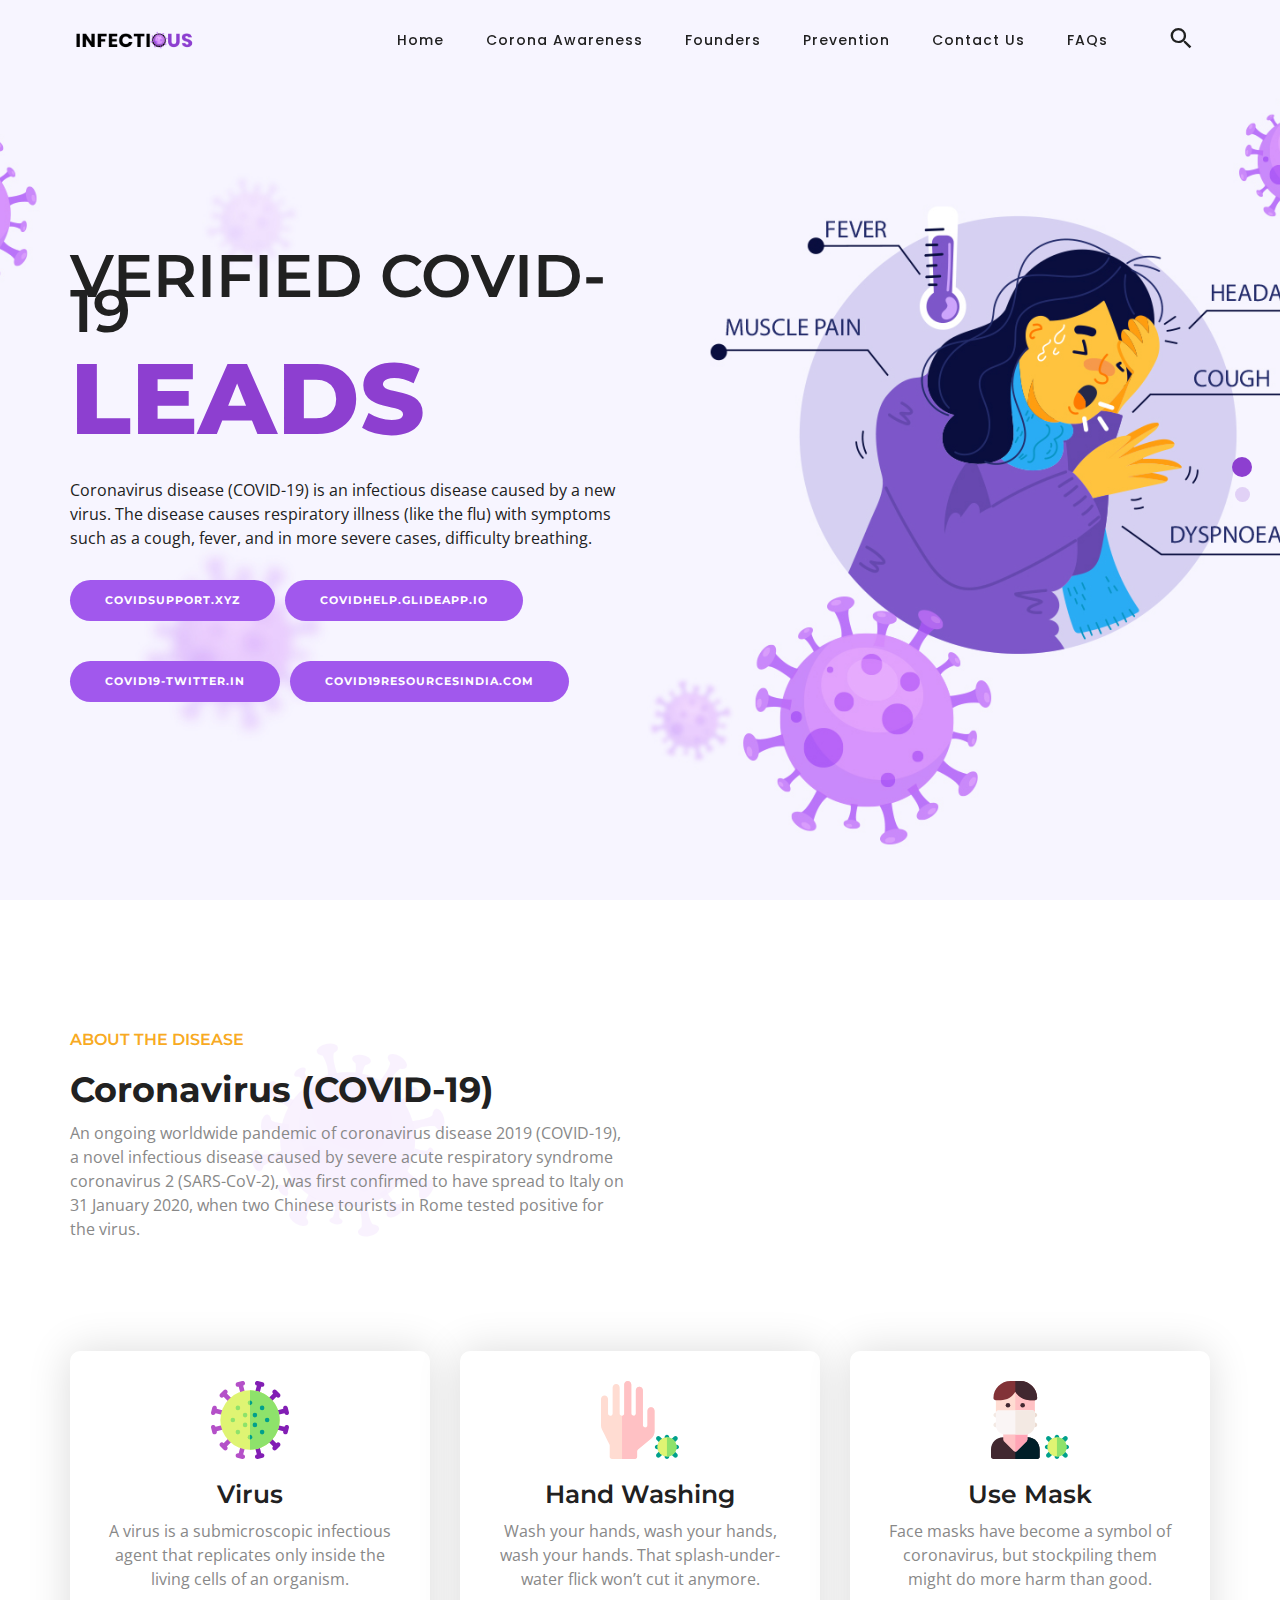
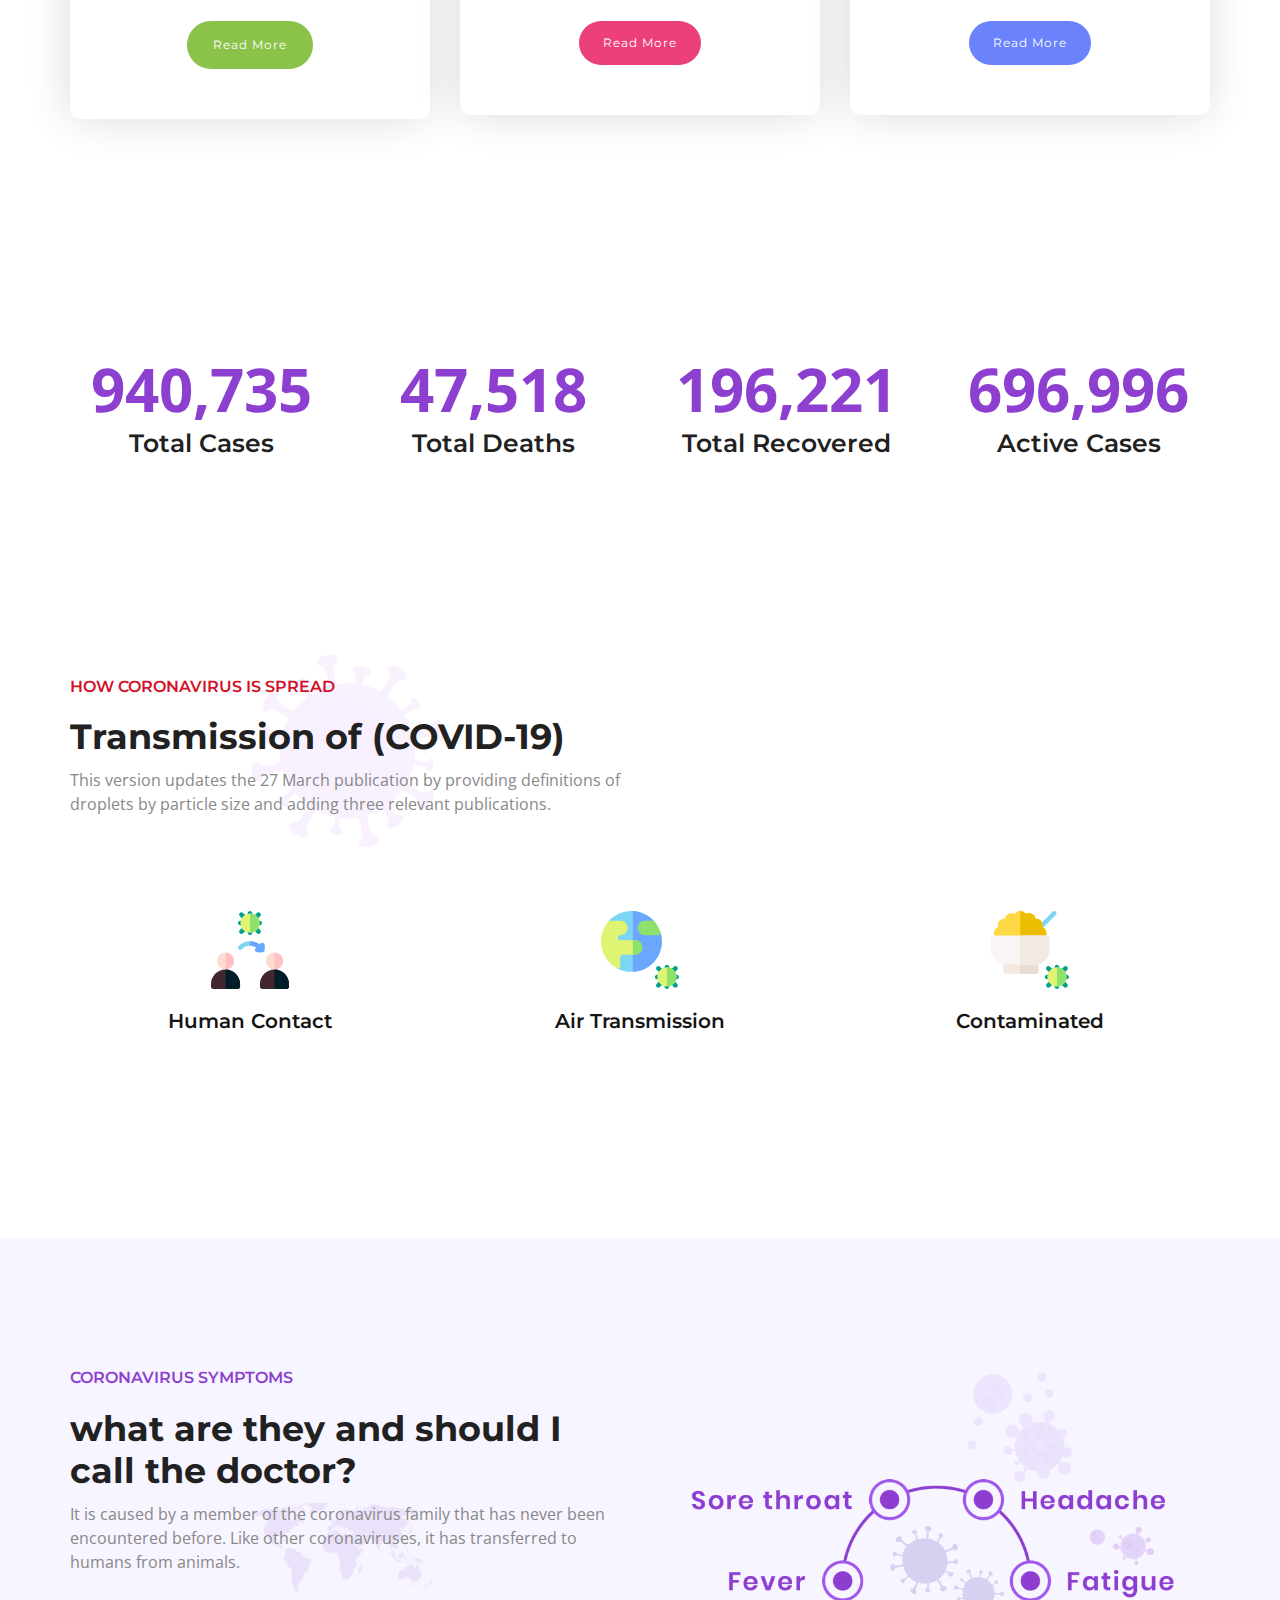
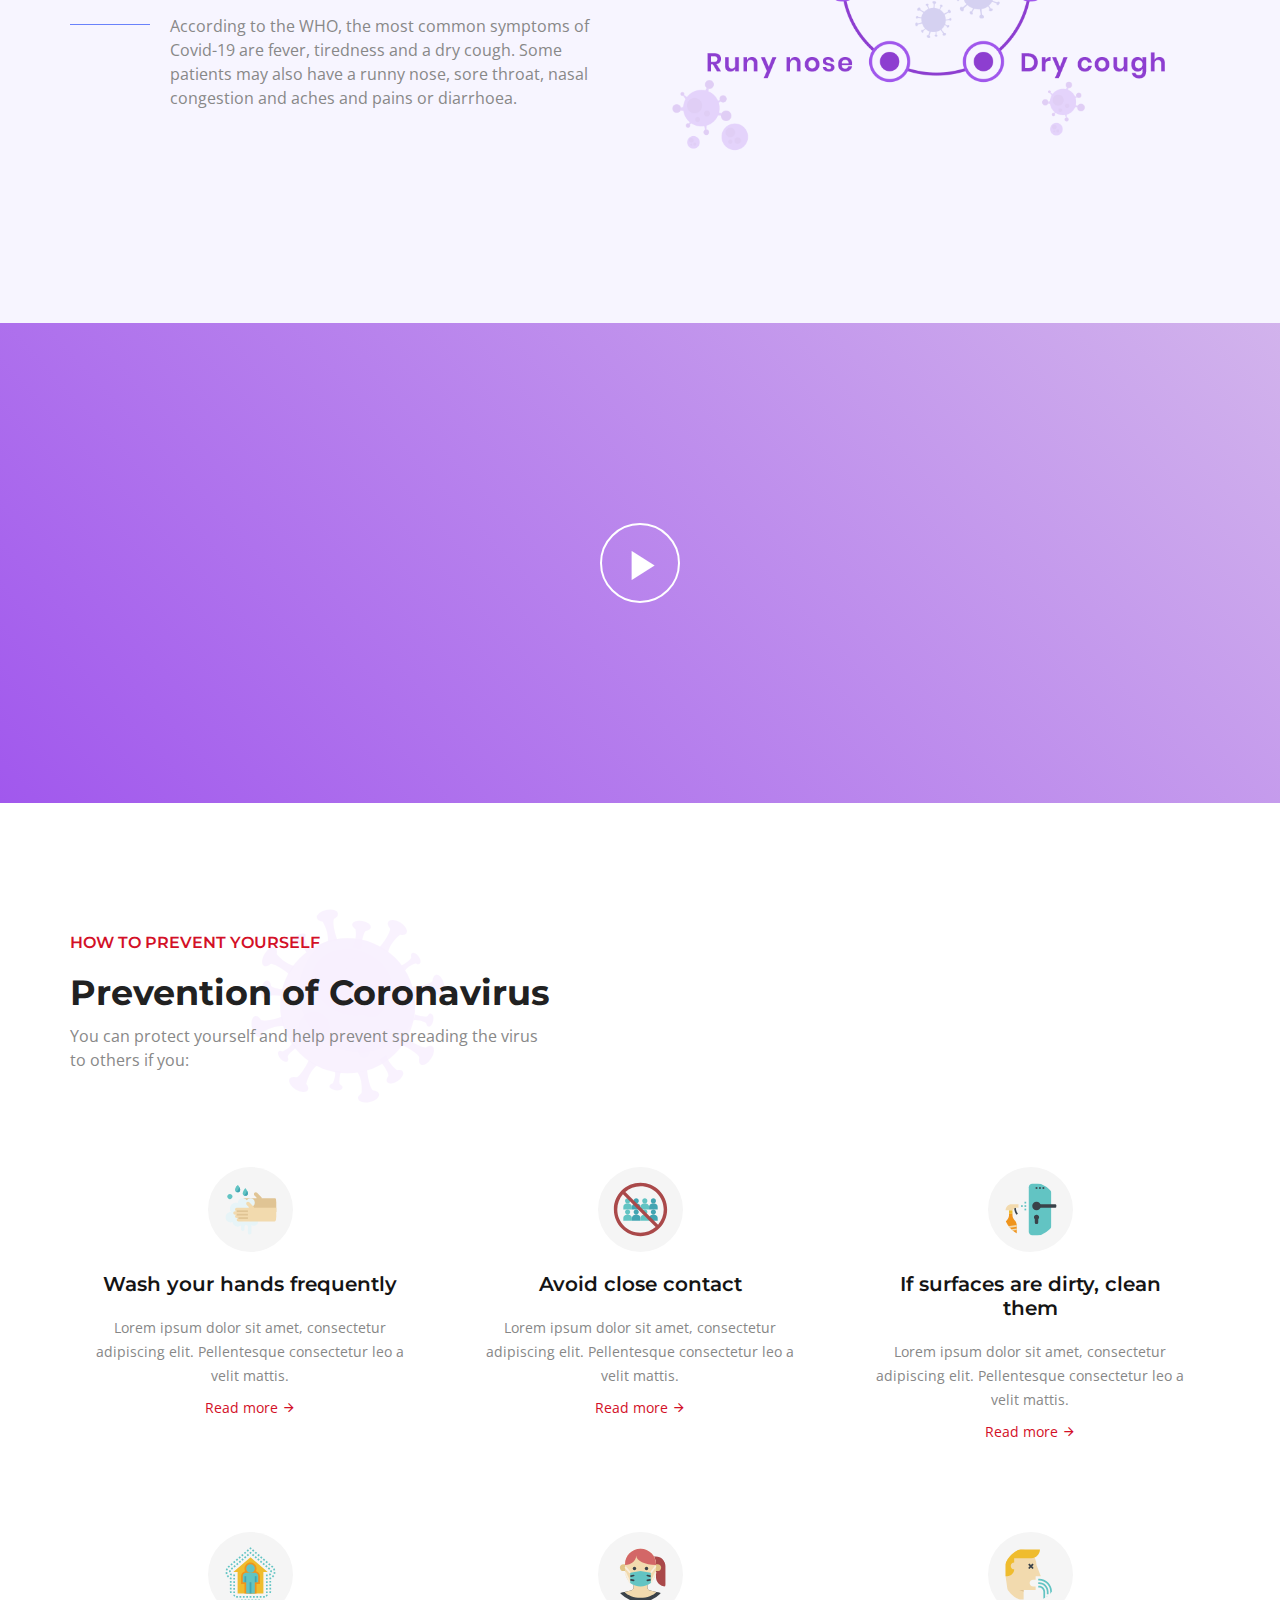
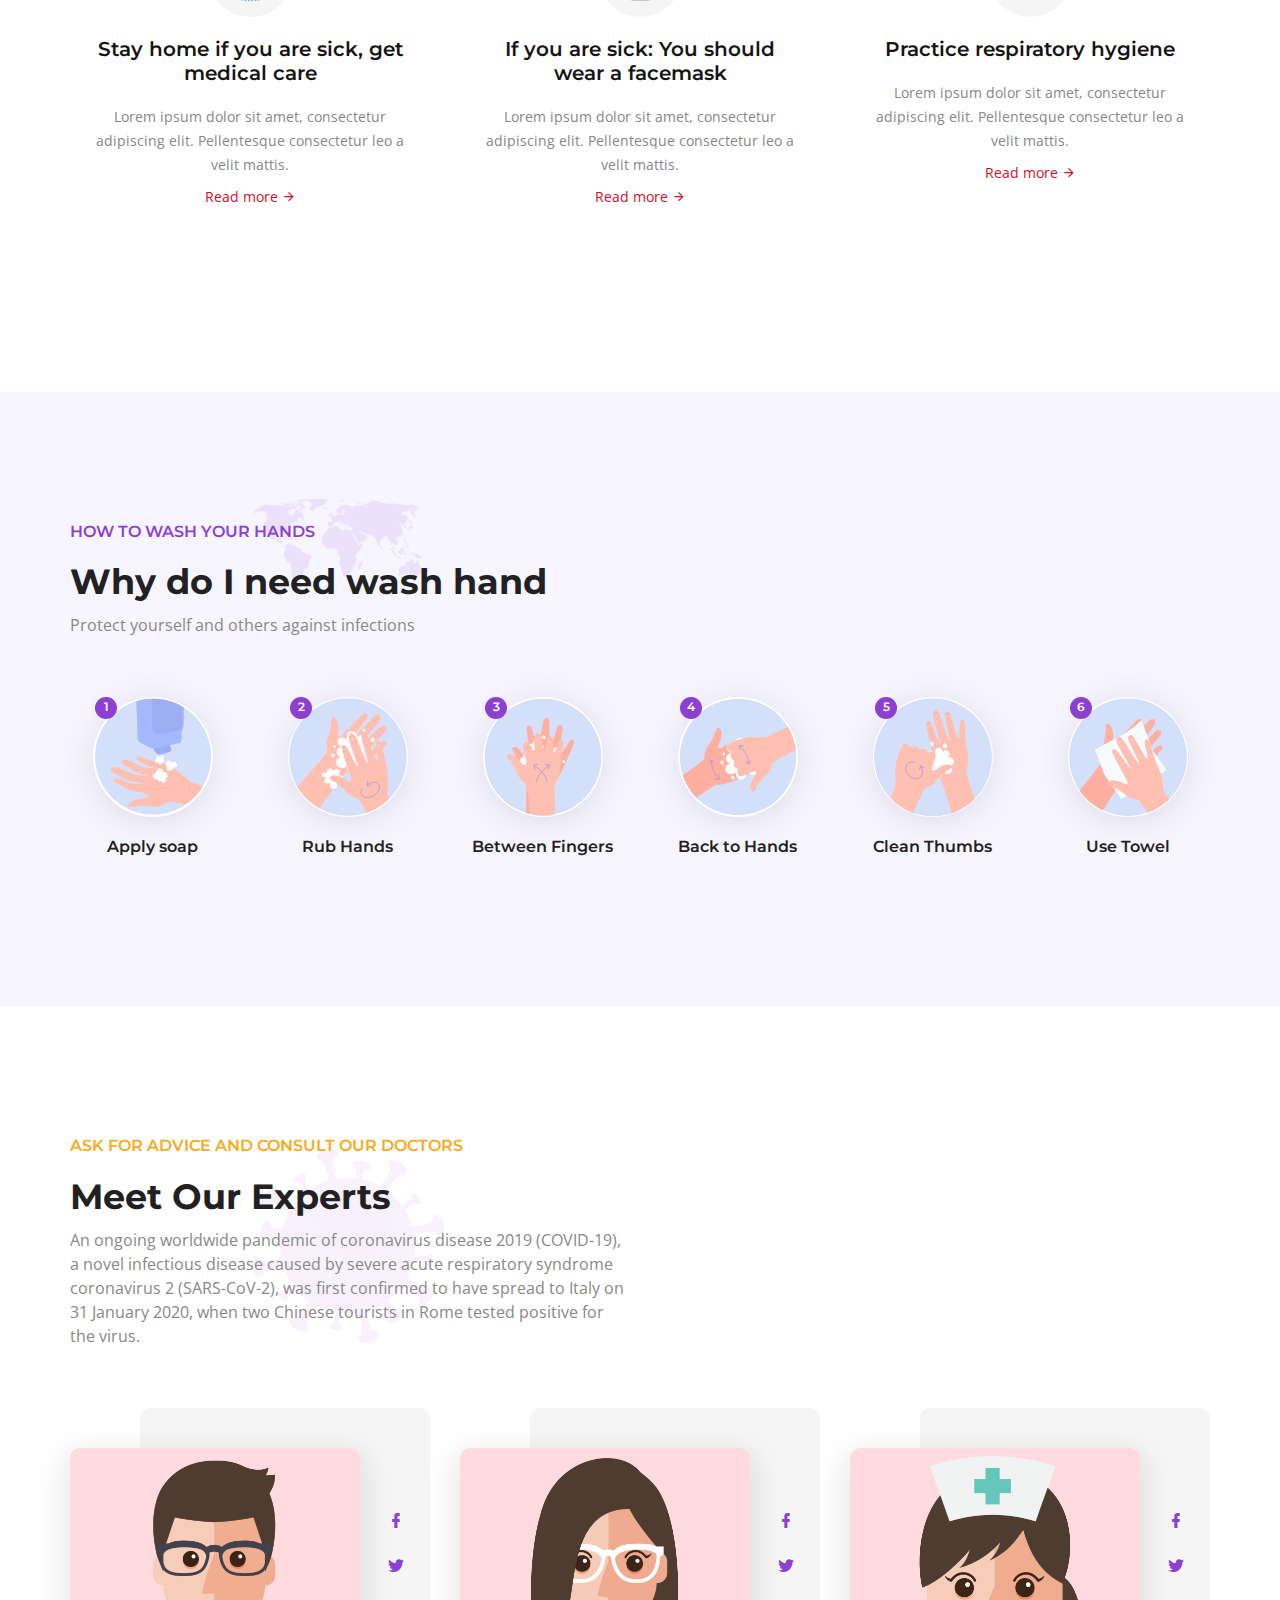
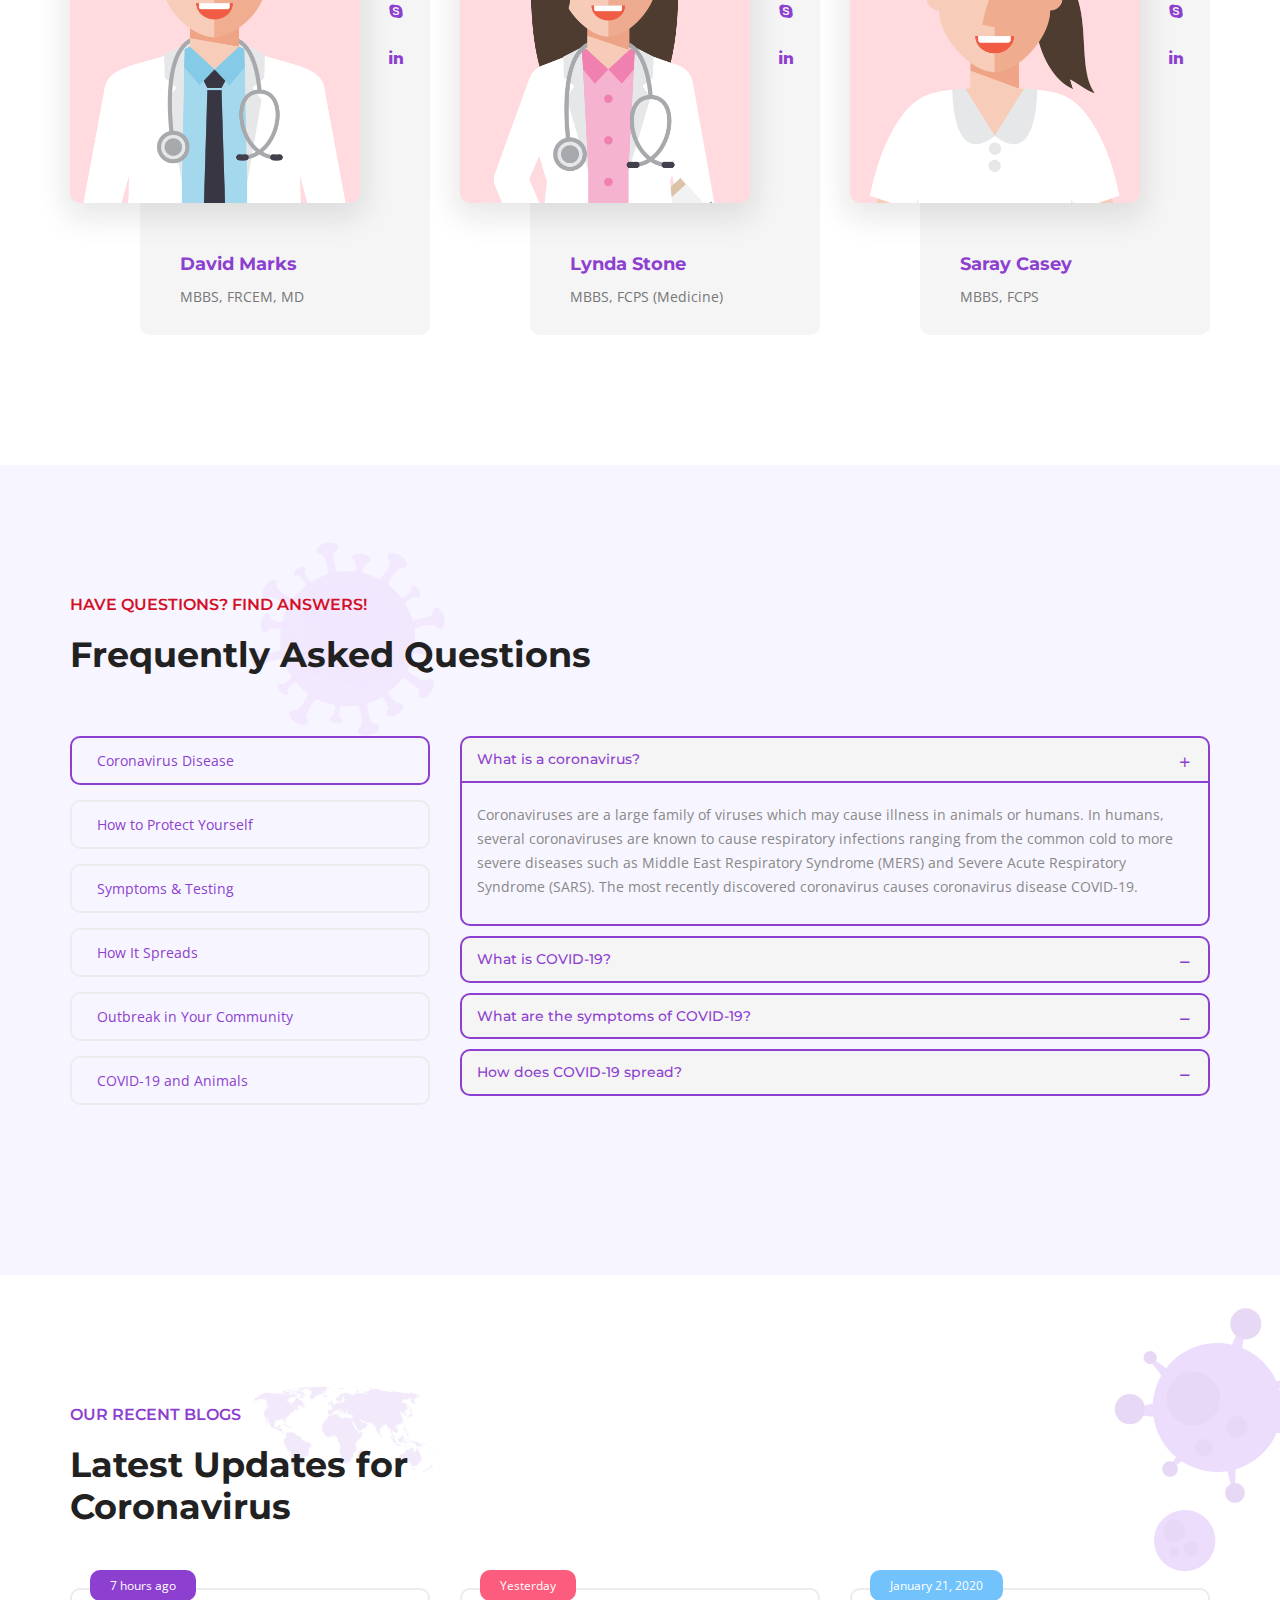
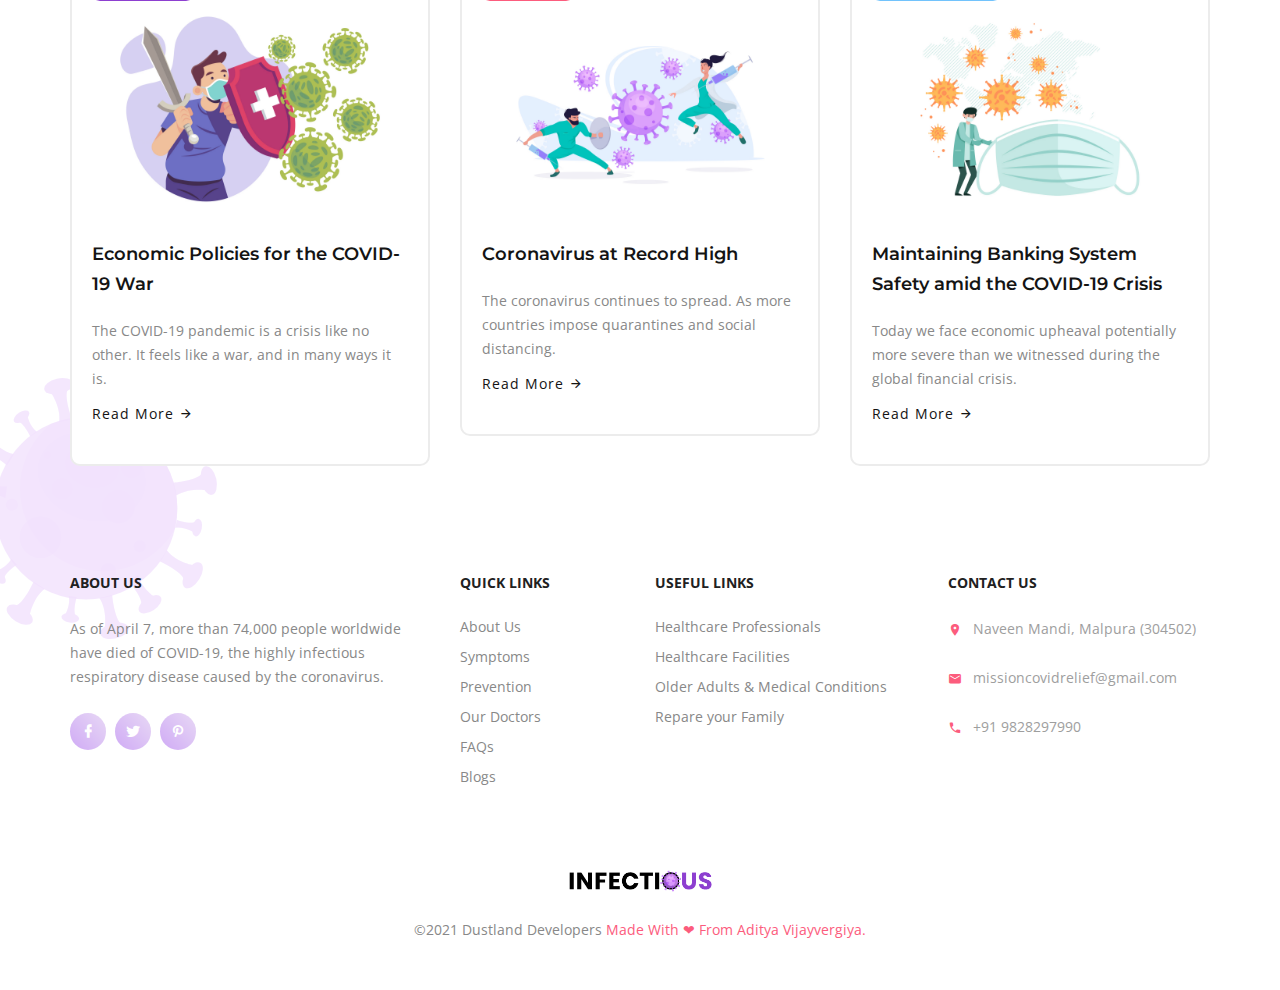
<file: index.html>
<!DOCTYPE html>
<html lang="en">

<head>
<meta name="keywords" content="Mission-Covid-Relief,Aditya Vijay,missioncovidrelief.com,malpura,adityavijaymalpura, Kiriotheo, Aditya Vijayvergiya, Malpura, Rajasthan, Covid Verified Leads">
<meta charset="utf-8">
<meta name="viewport" content="width=device-width, initial-scale=1">
<meta http-equiv="X-UA-Compatible" content="IE=edge">
<title>Mission Covid Relief</title>

<link rel="shortcut icon" href="assets/images/favicon.ico">
<link rel="stylesheet" href="assets/css/master.css">
<link rel="stylesheet" href="assets/css/responsive.css">
</head>
<body>
	<script async src="https://pagead2.googlesyndication.com/pagead/js/adsbygoogle.js?client=ca-pub-2356953936103793"
     crossorigin="anonymous"></script>
	
<!--=== Loader Start ======-->
<div id="loader-overlay">
  <div class="loader">
    <div class="loader-inner"></div>
  </div>
</div>
<!--=== Loader End ======-->

<!--=== Wrapper Start ===-->
<div class="wrapper">

  <!--=== Header Start ===-->
  <nav class="navbar navbar-default navbar-fixed navbar-transparent white bootsnav on no-full">
    <!--=== Start Top Search ===-->
    <div class="fullscreen-search-overlay" id="search-overlay"> <a href="#" class="fullscreen-close" id="fullscreen-close-button"><i class="mdi mdi-close"></i></a>
      <div id="fullscreen-search-wrapper">
        <form method="get" id="fullscreen-searchform">
          <input type="text" value="" placeholder="Type and hit Enter..." id="fullscreen-search-input" class="search-bar-top">
          <i class="fullscreen-search-icon mdi mdi-magnify">
          <input value="" type="submit">
          </i>
        </form>
      </div>
    </div>
    <!--=== End Top Search ===-->

    <div class="container">
      <!--=== Start Atribute Navigation ===-->
      <div class="attr-nav">
        <ul>
        	<li class="search"><a href="#" id="search-button"><i class="mdi mdi-magnify"></i></a></li>
        </ul>
      </div>
      <!--=== End Atribute Navigation ===-->

      <!--=== Start Header Navigation ===-->
      <div class="navbar-header">
        <button type="button" class="navbar-toggle" data-toggle="collapse" data-target="#navbar-menu"> <i class="mdi mdi-menu"></i> </button>
        <div class="logo"> <a href="index.html"> <img class="logo logo-display" src="assets/images/logo-black.png" alt=""> <img class="logo logo-scrolled" src="assets/images/logo-black.png" alt=""> </a> </div>
      </div>
      <!--=== End Header Navigation ===-->

      <!--=== Collect the nav links, forms, and other content for toggling ===-->
      <div class="collapse navbar-collapse" id="navbar-menu">
        <ul class="nav navbar-nav navbar-right" data-in="fadeIn" data-out="fadeOut">
          <li><a class="page-scroll" href="#home">Home</a></li>
          <li><a class="page-scroll" href="https://missioncovidrelief.com/corona.html">Corona Awareness</a></li>
          <li><a class="page-scroll" href="https://missioncovidrelief.com/founders.html">Founders</a></li>
          <li><a class="page-scroll" href="https://missioncovidrelief.com/preventation.html">Prevention</a></li>
          <li><a class="page-scroll" href="https://missioncovidrelief.com/contact-us.html">Contact Us</a></li>
          <li><a class="page-scroll" href="#faqs">FAQs</a></li>
        </ul>
      </div>
      <!--=== /.navbar-collapse ===-->
    </div>
  </nav>
  <!--=== Header End ===-->

  <!--=== Hero Slider Start ===-->

  <section class="home-slider" id="home">
    <div class="default-slider slick">
      <div class="slide">
        <div class="slide-img parallax-effect" style="background:url(assets/images/slides/home-bg-1.jpg) center center / cover scroll no-repeat;"></div>
        <div class="hero-text-wrap">
          <div class="hero-text">
            <div class="container">
              <div class="row">
                <div class="col-md-6">
                  <h3 class="upper-case dark-color font-600">Verified Covid-19</h3>
                  <h1 class="upper-case font-800 default-color">Leads</h1>
                  <p class="dark-color">Coronavirus disease (COVID-19) is an infectious disease caused by a new virus. The disease causes respiratory illness (like the flu) with symptoms such as a cough, fever, and in more severe cases, difficulty breathing.</p>
                  <p class="text-left mt-30"><a class="btn btn-color btn-circle btn-md" href="https://covidsupport.xyz">covidsupport.xyz</a> </p>
                  <p class="text-left mt-30"><a class="btn btn-color btn-circle btn-md" href="https://covidhelp.glideapp.io">covidhelp.glideapp.io</a> </p>
                  <p class="text-left mt-30"><a class="btn btn-color btn-circle btn-md" href="https://covid19-twitter.in">covid19-twitter.in</a> </p>
                  <p class="text-left mt-30"><a class="btn btn-color btn-circle btn-md" href="https://www.covid19resourcesindia.com/search/oxygen-cylinders">covid19resourcesindia.com</a> </p>
                </div>
              </div>
            </div>
          </div>
        </div>
      </div>
      <div class="slide">
        <div class="slide-img parallax-effect" style="background:url(assets/images/slides/home-bg-2.jpg) center center / cover scroll no-repeat;"></div>
        <div class="hero-text-wrap">
          <div class="hero-text">
            <div class="container">
              <div class="row">
                <div class="col-md-7">
                  <h3 class="upper-case dark-color font-600">Stay Home</h3>
                  <h1 class="upper-case font-800 green-color">Stay Safe</h1>
                  <p class="dark-color">Italy reported 683 new deaths in the coronavirus pandemic, bringing its total to 7,503. Spain, meanwhile, recorded more than 700 deaths over the past 24 hours.</p>
                  <p class="text-left mt-30"><a class="btn btn-green btn-circle btn-md" href="https://linktr.ee/indiatimes">indiatimes-linktress</a> </p>
                  <p class="text-left mt-30"><a class="btn btn-green btn-circle btn-md" href="https://covid19helpindia.in/">covid19helpindia.in/</a> </p>
                  <p class="text-left mt-30"><a class="btn btn-green btn-circle btn-md" href="https://covid.army/" class="links">covid.army</a> </p>
                  <p class="text-left mt-30"><a class="btn btn-green btn-circle btn-md" href="https://indiaplasmadonor.com">indiaplasmadoner.com</a> </p>
                </div>
              </div>
            </div>
          </div>
        </div>
      </div>
    </div>
  </section>

  <!--=== Hero Slider End ===-->

  <!--=== Welcome Start ===-->
  <section id="about">
  	<div class="container">
  		<div class="row">
  			<div class="col-md-6 heading-style-one box-title-two text-left">
  				<h6 class="yellow-color text-uppercase">About the Disease</h6>
  				<h2><span class="font-700">Coronavirus (COVID-19)</h2>
          <p>An ongoing worldwide pandemic of coronavirus disease 2019 (COVID-19), a novel infectious disease caused by severe acute respiratory syndrome coronavirus 2 (SARS-CoV-2), was first confirmed to have spread to Italy on 31 January 2020, when two Chinese tourists in Rome tested positive for the virus.</p>
  			</div>
  		</div>

  		<div class="row mt-100">
  			<div class="col-md-4">
  				<div class="feature-box text-center feature-box-rounded mb-20">
  					<i class="virus-icon img-icon"></i>
  					<h3 class="font-600">Virus</h3>
  					<p>A virus is a submicroscopic infectious agent that replicates only inside the living cells of an organism.</p>
					<p class="mt-30">
						<a class="btn btn-green btn-sm btn-circle">Read More</a>
					</p>
  				</div>
  			</div>
  			<div class="col-md-4">
  				<div class="feature-box text-center feature-box-rounded mb-20">
  					<i class="hand-icon img-icon"></i>
  					<h3 class="font-600">Hand Washing</h3>
  					<p>Wash your hands, wash your hands, wash your hands. That splash-under-water flick won’t cut it anymore.</p>
					<p class="mt-30">
						<a class="btn btn-pink btn-sm btn-circle">Read More</a>
					</p>
  				</div>
  			</div>
  			<div class="col-md-4">
  				<div class="feature-box text-center feature-box-rounded">
  					<i class="mask-icon img-icon"></i>
  					<h3 class="font-600">Use Mask</h3>
  					<p>Face masks have become a symbol of coronavirus, but stockpiling them might do more harm than good.</p>
					<p class="mt-30">
						<a class="btn btn-purple btn-sm btn-circle">Read More</a>
					</p>
  				</div>
  			</div>
  		</div>
  	</div>
  </section>
  <!--=== Welcome End ===-->

  <!--=== Counter Start ===-->
  <section class="parallax-bg fixed-bg pt-70 pb-70" data-stellar-background-ratio="0.2" style="background-image: url(assets/images/background/pattern-parallax.jpg);">
    <div class="container">
      <div class="row">
        <div class="col-md-3 col-sm-6">
          <div class="counter-wrap">
            <h2><span class="counter">940,735</span></h2>
            <h3>Total Cases</h3>
          </div>
        </div>
        <div class="col-md-3 col-sm-6">
          <div class="counter-wrap">
            <h2><span class="counter">47,518</span></h2>
            <h3>Total Deaths</h3>
          </div>
        </div>
        <div class="col-md-3 col-sm-6">
          <div class="counter-wrap">
            <h2><span class="counter">196,221</span></h2>
            <h3>Total Recovered</h3>
          </div>
        </div>
        <div class="col-md-3 col-sm-6">
          <div class="counter-wrap">
            <h2><span class="counter">696,996</span></h2>
            <h3>Active Cases</h3>
          </div>
        </div>
      </div>
    </div>
  </section>
  <!--=== Counter End ===-->

  <!--=== Transmission Start ===-->
  <section>
  	<div class="container">
  		<div class="row">
  			<div class="col-md-6 heading-style-one box-title-two text-left">
  				<h6 class="red-color text-uppercase">How Coronavirus is Spread</h6>
  				<h2><span class="font-700">Transmission of (COVID-19)</h2>
          <p>This version updates the 27 March publication by providing definitions of droplets by particle size and adding three relevant publications. </p>
  			</div>
  		</div>

      <div class="row mt-50">
  			<div class="col-md-4 main-service-box text-center col-sm-4 feature-box">
  				<i class="infection-icon img-icon"></i>
  				<h4>Human Contact</h4>
  			</div>
  			<div class="col-md-4 main-service-box text-center col-sm-4 feature-box">
  				<i class="earth-icon img-icon"></i>
  				<h4>Air Transmission</h4>
  			</div>
  			<div class="col-md-4 main-service-box text-center col-sm-4 feature-box">
  				<i class="food-icon img-icon"></i>
  				<h4>Contaminated</h4>
  			</div>
  		</div>
  	</div>
  </section>
  <!--=== Transmission End ===-->

  <!--=== Symptoms Start ===-->
  <section class="light-bg" id="symptom">
  	<div class="container">
  		<div class="row">
        <div class="col-md-6 heading-style-one box-title">
  				<h6 class="default-color text-uppercase">Coronavirus symptoms</h6>
  				<h2><span class="font-700">what are they and should I call the doctor?</span></h2>
          <p>It is caused by a member of the coronavirus family that has never been encountered before. Like other coronaviruses, it has transferred to humans from animals.</p>
   				<div class="welcome-style-two mt-30">
   					<div class="thin-border-purple thin-borders pull-left"></div>
    					<p class="pull-left">According to the WHO, the most common symptoms of Covid-19 are fever, tiredness and a dry cough. Some patients may also have a runny nose, sore throat, nasal congestion and aches and pains or diarrhoea.</p>
    				</div>
  			</div>
        <div class="col-md-6">
  				<img class="img-responsive symptom-img" src="assets/images/symptom.png" alt="symptoms"/>
  			</div>
  		</div>
  	</div>
  </section>
  <!--=== Symptoms End ===-->

  <!--=== Video Start ===-->
  <section class="parallax-bg fixed-bg pt-200 pb-200" style="background-image: url(assets/images/background/parallax-bg.jpg);">
  	<div class="gradient-overlay"></div>
  	<div class="container">
  		<div class="row">
  			<div class="col-md-2 col-md-offset-5">
  				<div class="center-layout">
                <div class="v-align-middle"> <a class="popup-youtube" href="https://youtu.be/i0ZabxXmH4Y">
                  <div class="play-button"><i class="eicon mdi mdi-play"></i> </div>
                  </a> </div>
              </div>
  			</div>
  		</div>
  	</div>
  </section>
  <!--=== Video End ===-->

  <!--=== Prevention Start ===-->
  <section id="prevention">
  	<div class="container">
  		<div class="row">
  			<div class="col-md-6 heading-style-one box-title-two text-left">
  				<h6 class="red-color text-uppercase">How to Prevent Yourself</h6>
  				<h2><span class="font-700">Prevention of Coronavirus</h2>
          <p>You can protect yourself and help prevent spreading the virus<br> to others if you:</p>
  			</div>
  		</div>

      <div class="row mt-50">
  			<div class="col-md-4 main-service-box-2 text-center col-sm-4">
  				<i><img class="img-responsive" src="assets/images/hands-washing.svg" alt="hand-washing"></i>
  				<h4>Wash your hands frequently</h4>
  				<p>Lorem ipsum dolor sit amet, consectetur adipiscing elit. Pellentesque consectetur leo a velit mattis.</p>
          <a href="#.">Read more <i class="mdi mdi-arrow-right"></i></a>
  			</div>
        <div class="col-md-4 main-service-box-2 text-center col-sm-4">
  				<i><img class="img-responsive" src="assets/images/avoid-contact.svg" alt="avoid-contact"></i>
  				<h4>Avoid close contact</h4>
  				<p>Lorem ipsum dolor sit amet, consectetur adipiscing elit. Pellentesque consectetur leo a velit mattis.</p>
          <a href="#.">Read more <i class="mdi mdi-arrow-right"></i></a>
  			</div>
        <div class="col-md-4 main-service-box-2 text-center col-sm-4">
  				<i><img class="img-responsive" src="assets/images/cleaning-door.svg" alt="cleaning-door"></i>
  				<h4>If surfaces are dirty, clean them</h4>
  				<p>Lorem ipsum dolor sit amet, consectetur adipiscing elit. Pellentesque consectetur leo a velit mattis.</p>
          <a href="#.">Read more <i class="mdi mdi-arrow-right"></i></a>
  			</div>

        <div class="col-md-4 main-service-box-2 text-center col-sm-4">
  				<i><img class="img-responsive" src="assets/images/home-stay.svg" alt="home-stay"></i>
  				<h4>Stay home if you are sick,  get medical care</h4>
  				<p>Lorem ipsum dolor sit amet, consectetur adipiscing elit. Pellentesque consectetur leo a velit mattis.</p>
          <a href="#.">Read more <i class="mdi mdi-arrow-right"></i></a>
  			</div>
        <div class="col-md-4 main-service-box-2 text-center col-sm-4">
  				<i><img class="img-responsive" src="assets/images/mask-wearing.svg" alt="mask-wearing"></i>
  				<h4>If you are sick: You should wear a facemask</h4>
  				<p>Lorem ipsum dolor sit amet, consectetur adipiscing elit. Pellentesque consectetur leo a velit mattis.</p>
          <a href="#.">Read more <i class="mdi mdi-arrow-right"></i></a>
  			</div>
        <div class="col-md-4 main-service-box-2 text-center col-sm-4">
  				<i><img class="img-responsive" src="assets/images/vomiting-nausea.svg" alt="vomiting-nausea"></i>
  				<h4>Practice respiratory hygiene</h4>
  				<p>Lorem ipsum dolor sit amet, consectetur adipiscing elit. Pellentesque consectetur leo a velit mattis.</p>
          <a href="#.">Read more <i class="mdi mdi-arrow-right"></i></a>
  			</div>

  		</div>
  	</div>
  </section>
  <!--=== Prevention End ===-->

  <!--=== Hand Wash Start ===-->
  <section class="light-bg">
  	<div class="container">
  		<div class="row">
        <div class="col-md-6 heading-style-one box-title">
  				<h6 class="default-color text-uppercase">How to wash your hands</h6>
  				<h2><span class="font-700">Why do I need wash hand</span></h2>
          <p>Protect yourself and others against infections</p>
  			</div>
  		</div>

      <div class="row mt-30">
  			<div class="col-md-2 text-center col-sm-4">
          <div class="box-wrap">
            <span>1</span>
    				<div class="img-wrp"><img class="img-responsive" src="assets/images/step-1.svg" alt="step-1"></div>
    				<h4>Apply soap</h4>
          </div>
  			</div>

        <div class="col-md-2 main-service-box-3 text-center col-sm-4">
          <div class="box-wrap">
            <span>2</span>
    				<div class="img-wrp"><img class="img-responsive" src="assets/images/step-2.svg" alt="step-2"></div>
    				<h4>Rub Hands</h4>
          </div>
  			</div>

        <div class="col-md-2 main-service-box-3 text-center col-sm-4">
          <div class="box-wrap">
            <span>3</span>
    				<div class="img-wrp"><img class="img-responsive" src="assets/images/step-3.svg" alt="step-3"></div>
    				<h4>Between Fingers</h4>
          </div>
  			</div>

        <div class="col-md-2 main-service-box-3 text-center col-sm-4">
          <div class="box-wrap">
            <span>4</span>
    				<div class="img-wrp"><img class="img-responsive" src="assets/images/step-4.svg" alt="step-4"></div>
    				<h4>Back to Hands</h4>
          </div>
  			</div>

        <div class="col-md-2 main-service-box-3 text-center col-sm-4">
          <div class="box-wrap">
            <span>5</span>
    				<div class="img-wrp"><img class="img-responsive" src="assets/images/step-5.svg" alt="step-5"></div>
    				<h4>Clean Thumbs</h4>
          </div>
  			</div>

        <div class="col-md-2 main-service-box-3 text-center col-sm-4">
          <div class="box-wrap">
            <span>6</span>
    				<div class="img-wrp"><img class="img-responsive" src="assets/images/step-6.svg" alt="step-6"></div>
    				<h4>Use Towel</h4>
          </div>
  			</div>

  		</div>
  	</div>
  </section>
  <!--=== Hand Wash End ===-->

  <!--=== Our Team Start ===-->
  <section id="doctor">
  	<div class="container">
  		<div class="row">
  			<div class="col-md-6 heading-style-one box-title-two text-left">
  				<h6 class="yellow-color text-uppercase">Ask for advice and consult our doctors</h6>
  				<h2><span class="font-700">Meet Our Experts</h2>
          <p>An ongoing worldwide pandemic of coronavirus disease 2019 (COVID-19), a novel infectious disease caused by severe acute respiratory syndrome coronavirus 2 (SARS-CoV-2), was first confirmed to have spread to Italy on 31 January 2020, when two Chinese tourists in Rome tested positive for the virus.</p>
  			</div>
  		</div>

      <div class="row mt-50">
        <!-- Team Block -->
      		<div class="team-block col-lg-4 col-md-4 col-sm-12">
      			<div class="inner-box">
      				<ul class="social-icons">
      					<li><a href="#"><i class="mdi mdi-facebook"></i></a></li>
      					<li><a href="#"><i class="mdi mdi-twitter"></i></a></li>
      					<li><a href="#"><i class="mdi mdi-skype"></i></a></li>
      					<li><a href="#"><i class="mdi mdi-linkedin"></i></a></li>
      				</ul>
      				<div class="image">
      					<a href="#"><img src="assets/images/team/team-01.png" alt="" /></a>
      				</div>
      				<div class="lower-content">
      					<h3><a href="#">David Marks</a></h3>
      					<div class="designation">MBBS, FRCEM, MD</div>
      				</div>
      			</div>
      		</div>

      		<!-- Team Block -->
      		<div class="team-block col-lg-4 col-md-4 col-sm-12">
      			<div class="inner-box">
      				<ul class="social-icons">
      					<li><a href="#"><i class="mdi mdi-facebook"></i></a></li>
      					<li><a href="#"><i class="mdi mdi-twitter"></i></a></li>
      					<li><a href="#"><i class="mdi mdi-skype"></i></a></li>
      					<li><a href="#"><i class="mdi mdi-linkedin"></i></a></li>
      				</ul>
      				<div class="image">
      					<a href="#"><img src="assets/images/team/team-02.png" alt="" /></a>
      				</div>
      				<div class="lower-content">
      					<h3><a href="#">Lynda Stone</a></h3>
      					<div class="designation">MBBS, FCPS (Medicine)</div>
      				</div>
      			</div>
      		</div>

      		<!-- Team Block -->
      		<div class="team-block col-lg-4 col-md-4 col-sm-12">
      			<div class="inner-box">
      				<ul class="social-icons">
      					<li><a href="#"><i class="mdi mdi-facebook"></i></a></li>
      					<li><a href="#"><i class="mdi mdi-twitter"></i></a></li>
      					<li><a href="#"><i class="mdi mdi-skype"></i></a></li>
      					<li><a href="#"><i class="mdi mdi-linkedin"></i></a></li>
      				</ul>
      				<div class="image">
      					<a href="#"><img src="assets/images/team/team-03.png" alt="" /></a>
      				</div>
      				<div class="lower-content">
      					<h3><a href="#">Saray Casey</a></h3>
      					<div class="designation">MBBS, FCPS</div>
      				</div>
      			</div>
      		</div>

      </div>
  	</div>
  </section>
  <!--=== Our Team End ===-->

  <!--=== Faqs Start ===-->
  <section class="light-bg" id="faqs">
  	<div class="container">
  		<div class="row">
  			<div class="col-md-6 heading-style-one box-title-two text-left">
  				<h6 class="red-color text-uppercase">Have questions? Find answers!</h6>
  				<h2><span class="font-700">Frequently Asked Questions</h2>
  			</div>
  		</div>
      <div class="tabs-style-03">
        <div class="row mt-50">
          <div class="icon-tabs">
            <div class="col-lg-4">
              <!--== Nav tabs ==-->
              <ul class="nav nav-tabs text-center" role="tablist">
                <li role="presentation" class="active"><a href="#disease" role="tab" data-toggle="tab">Coronavirus Disease</a></li>
                <li role="presentation"><a href="#protect" role="tab" data-toggle="tab">How to Protect Yourself</a></li>
                <li role="presentation"><a href="#symtom" role="tab" data-toggle="tab">Symptoms & Testing</a></li>
                <li role="presentation"><a href="#spread" role="tab" data-toggle="tab">How It Spreads</a></li>
                <li role="presentation"><a href="#outbreak" role="tab" data-toggle="tab">Outbreak in Your Community</a></li>
                <li role="presentation"><a href="#animal" role="tab" data-toggle="tab">COVID-19 and Animals</a></li>
              </ul>
            </div>
            <div class="col-lg-8">
              <!--== Tab panes ==-->
              <div class="tab-content text-center">
                <div role="tabpanel" class="tab-pane fade in active" id="disease">
                  <div class="panel-group accordion-color" id="accordion">
                    <div class="panel panel-default">
                      <div class="panel-heading">
                        <h3 class="panel-title"> <a data-toggle="collapse" data-parent="#accordion" href="#collapseOne"> What is a coronavirus? </a> </h3>
                      </div>
                      <div id="collapseOne" class="panel-collapse collapse in">
                        <div class="panel-body"><p>Coronaviruses are a large family of viruses which may cause illness in animals or humans.  In humans, several coronaviruses are known to cause respiratory infections ranging from the common cold to more severe diseases such as Middle East Respiratory Syndrome (MERS) and Severe Acute Respiratory Syndrome (SARS). The most recently discovered coronavirus causes coronavirus disease COVID-19.</p></div>
                      </div>
                    </div>
                    <div class="panel panel-default">
                      <div class="panel-heading">
                        <h3 class="panel-title"> <a class="collapsed" data-toggle="collapse" data-parent="#accordion" href="#collapseTwo">What is COVID-19?</a> </h3>
                      </div>
                      <div id="collapseTwo" class="panel-collapse collapse">
                        <div class="panel-body"><p>COVID-19 is the infectious disease caused by the most recently discovered coronavirus. This new virus and disease were unknown before the outbreak began in Wuhan, China, in December 2019.</p></div>
                      </div>
                    </div>
                    <div class="panel panel-default">
                      <div class="panel-heading">
                        <h3 class="panel-title"> <a class="collapsed" data-toggle="collapse" data-parent="#accordion" href="#collapseThree">What are the symptoms of COVID-19?</a> </h3>
                      </div>
                      <div id="collapseThree" class="panel-collapse collapse">
                        <div class="panel-body"><p>The most common symptoms of COVID-19 are fever, tiredness, and dry cough. Some patients may have aches and pains, nasal congestion, runny nose, sore throat or diarrhea. These symptoms are usually mild and begin gradually. Some people become infected but don’t develop any symptoms and don't feel unwell.</p></div>
                      </div>
                    </div>
                    <div class="panel panel-default">
                      <div class="panel-heading">
                        <h3 class="panel-title"> <a class="collapsed" data-toggle="collapse" data-parent="#accordion" href="#collapseFour">How does COVID-19 spread?</a> </h3>
                      </div>
                      <div id="collapseFour" class="panel-collapse collapse">
                        <div class="panel-body"><p>People can catch COVID-19 from others who have the virus. The disease can spread from person to person through small droplets from the nose or mouth which are spread when a person with COVID-19 coughs or exhales. These droplets land on objects and surfaces around the person.</p></div>
                      </div>
                    </div>
                  </div>
                </div>
                <div role="tabpanel" class="tab-pane fade" id="protect">
                  <div class="panel-group accordion-color" id="accordion-2">
                    <div class="panel panel-default">
                      <div class="panel-heading">
                        <h3 class="panel-title"> <a data-toggle="collapse" data-parent="#accordion-2" href="#collapseFive"> Should I wear a mask to protect myself? </a> </h3>
                      </div>
                      <div id="collapseFive" class="panel-collapse collapse in">
                        <div class="panel-body">
                          <p>Only wear a mask if you are ill with COVID-19 symptoms (especially coughing) or looking after someone who may have COVID-19. Disposable face mask can only be used once. If you are not ill or looking after someone who is ill then you are wasting a mask. There is a world-wide shortage of masks, so WHO urges people to use masks wisely.</p>
                          <p>WHO advises rational use of medical masks to avoid unnecessary wastage of precious resources and mis-use of masks  (see Advice on the use of masks).</p>
                          <p>The most effective ways to protect yourself and others against COVID-19 are to frequently clean your hands, cover your cough with the bend of elbow or tissue and maintain a distance of at least 1 meter (3 feet) from people who are coughing or sneezing. See basic protective measures against the new coronavirus for more information.</p>
                        </div>
                      </div>
                    </div>
                    <div class="panel panel-default">
                      <div class="panel-heading">
                        <h3 class="panel-title"> <a class="collapsed" data-toggle="collapse" data-parent="#accordion-2" href="#collapseSix">What can I do to protect myself and prevent the spread of disease?</a> </h3>
                      </div>
                      <div id="collapseSix" class="panel-collapse collapse">
                        <div class="panel-body">
                          <h3>Protection measures for everyone</h3>
                          <p>Stay aware of the latest information on the COVID-19 outbreak, available on the WHO website and through your national and local public health authority. Many countries around the world have seen cases of COVID-19 and several have seen outbreaks. Authorities in China and some other countries have succeeded in slowing or stopping their outbreaks. However, the situation is unpredictable so check regularly for the latest news.</p>
                          <p>You can reduce your chances of being infected or spreading COVID-19 by taking some simple precautions:</p>
                          <ul>
                            <li>Regularly and thoroughly clean your hands with an alcohol-based hand rub or wash them with soap and water. Why? Washing your hands with soap and water or using alcohol-based hand rub kills viruses that may be on your hands.</li>
                            <li>Maintain at least 1 metre (3 feet) distance between yourself and anyone who is coughing or sneezing. Why? When someone coughs or sneezes they spray small liquid droplets from their nose or mouth which may contain virus. If you are too close, you can breathe in the droplets, including the COVID-19 virus if the person coughing has the disease.</li>
                            <li>Avoid touching eyes, nose and mouth. Why? Hands touch many surfaces and can pick up viruses. Once contaminated, hands can transfer the virus to your eyes, nose or mouth. From there, the virus can enter your body and can make you sick.</li>
                            <li>Make sure you, and the people around you, follow good respiratory hygiene. This means covering your mouth and nose with your bent elbow or tissue when you cough or sneeze. Then dispose of the used tissue immediately. Why? Droplets spread virus. By following good respiratory hygiene you protect the people around you from viruses such as cold, flu and COVID-19.</li>
                            <li>Stay home if you feel unwell. If you have a fever, cough and difficulty breathing, seek medical attention and call in advance. Follow the directions of your local health authority. Why? National and local authorities will have the most up to date information on the situation in your area. Calling in advance will allow your health care provider to quickly direct you to the right health facility. This will also protect you and help prevent spread of viruses and other infections.</li>
                            <li>Keep up to date on the latest COVID-19 hotspots (cities or local areas where COVID-19 is spreading widely). If possible, avoid traveling to places &nbsp;– especially if you are an older person or have diabetes, heart or lung disease. Why? You have a higher chance of catching COVID-19 in one of these areas.</li>
                          </ul>
                        </div>
                      </div>
                    </div>
                    <div class="panel panel-default">
                      <div class="panel-heading">
                        <h3 class="panel-title"> <a class="collapsed" data-toggle="collapse" data-parent="#accordion-2" href="#collapseSeven">What should people at higher risk of serious illness with COVID-19 do?</a> </h3>
                      </div>
                      <div id="collapseSeven" class="panel-collapse collapse">
                        <div class="panel-body"><p>If you are at higher risk of getting very sick from COVID-19, you should: stock up on supplies; take everyday precautions to keep space between yourself and others; when you go out in public, keep away from others who are sick; limit close contact and wash your hands often; and avoid crowds, cruise travel, and non-essential travel. If there is an outbreak in your community, stay home as much as possible. Watch for symptoms and emergency signs. If you get sick, stay home and call your doctor. More information on how to prepare, what to do if you get sick, and how communities and caregivers can support those at higher risk is available on <a href="https://www.cdc.gov/coronavirus/2019-ncov/specific-groups/high-risk-complications.html" target="_blank">People at Risk for Serious Illness from COVID-19</a>.</p></div>
                      </div>
                    </div>
                    <div class="panel panel-default">
                      <div class="panel-heading">
                        <h3 class="panel-title"> <a class="collapsed" data-toggle="collapse" data-parent="#accordion-2" href="#collapseEigth">Is it okay for me to donate blood?</a> </h3>
                      </div>
                      <div id="collapseEigth" class="panel-collapse collapse">
                        <div class="panel-body"><p>In healthcare settings across the United States, donated blood is a lifesaving, essential part of caring for patients. The need for donated blood is constant, and blood centers are open and in urgent need of donations. CDC encourages people who are well to continue to donate blood if they are able, even if they are practicing social distancing because of COVID-19. CDC is supporting blood centers by providing recommendations that will keep donors and staff safe. Examples of these recommendations include spacing donor chairs 6 feet apart, thoroughly adhering to environmental cleaning practices, and encouraging donors to make donation appointments ahead of time.</p></div>
                      </div>
                    </div>
                  </div>
                </div>
                <div role="tabpanel" class="tab-pane fade" id="symtom">
                  <div class="panel-group accordion-color" id="accordion-3">
                    <div class="panel panel-default">
                      <div class="panel-heading">
                        <h3 class="panel-title"> <a data-toggle="collapse" data-parent="#accordion-3" href="#collapseNine">What are the symptoms and complications that COVID-19 can cause?</a> </h3>
                      </div>
                      <div id="collapseNine" class="panel-collapse collapse in">
                        <div class="panel-body">
                          <p>Current symptoms reported for patients with COVID-19 have included mild to severe respiratory illness with fever<a href="https://www.cdc.gov/coronavirus/2019-ncov/symptoms-testing/symptoms.html"><sup>1</sup></a>, cough, and difficulty breathing. Read about <a href="https://www.cdc.gov/coronavirus/2019-ncov/symptoms-testing/symptoms.html" target="_blank">COVID-19 Symptoms</a>.</p>
                        </div>
                      </div>
                    </div>
                    <div class="panel panel-default">
                      <div class="panel-heading">
                        <h3 class="panel-title"> <a class="collapsed" data-toggle="collapse" data-parent="#accordion-3" href="#collapseTen">Should I be tested for COVID-19?</a> </h3>
                      </div>
                      <div id="collapseTen" class="panel-collapse collapse">
                        <div class="panel-body">
                          <p>Not everyone needs to be tested for COVID-19. For information about testing, see <a href="https://www.cdc.gov/coronavirus/2019-ncov/symptoms-testing/testing.html" target="_blank">Testing for COVID-19</a>.</p>
                        </div>
                      </div>
                    </div>
                    <div class="panel panel-default">
                      <div class="panel-heading">
                        <h3 class="panel-title"> <a class="collapsed" data-toggle="collapse" data-parent="#accordion-3" href="#collapseEleven">Where can I get tested for COVID-19?</a> </h3>
                      </div>
                      <div id="collapseEleven" class="panel-collapse collapse">
                        <div class="panel-body"><p>The process and locations for testing vary from place to place. Contact your state, local, tribal, or territorial department for more information, or reach out to a medical provider. State and local public health departments have received tests from CDC while medical providers are getting tests developed by commercial manufacturers. While supplies of these tests are increasing, it may still be difficult to find someplace to get tested. See <a href="https://www.cdc.gov/coronavirus/2019-ncov/symptoms-testing/testing.html" target="_blank">Testing for COVID-19</a>&nbsp;for more information.</p></div>
                      </div>
                    </div>
                    <div class="panel panel-default">
                      <div class="panel-heading">
                        <h3 class="panel-title"> <a class="collapsed" data-toggle="collapse" data-parent="#accordion-2" href="#collapseTwelve">Can a person test negative and later test positive for COVID-19?</a> </h3>
                      </div>
                      <div id="collapseTwelve" class="panel-collapse collapse">
                        <div class="panel-body">
                          <p>Using the CDC-developed diagnostic test, a negative result means that the virus that causes COVID-19 was not found in the person’s sample. In the early stages of infection, it is possible the virus will not be detected.</p>
                          <p>For COVID-19, a negative test result for a sample collected while a person has symptoms likely means that the COVID-19 virus is not causing their current illness.</p>
                        </div>
                      </div>
                    </div>
                  </div>
                </div>
                <div role="tabpanel" class="tab-pane fade" id="spread">
                  <div class="panel-group accordion-color" id="accordion-4">
                    <div class="panel panel-default">
                      <div class="panel-heading">
                        <h3 class="panel-title"> <a data-toggle="collapse" data-parent="#accordion-4" href="#collapseThirteen">What is the source of the virus?</a> </h3>
                      </div>
                      <div id="collapseThirteen" class="panel-collapse collapse in">
                        <div class="panel-body">
                          <p>COVID-19 is caused by a coronavirus called SARS-CoV-2. Coronaviruses are a large family of viruses that are common in people and may different species of animals, including camels, cattle, cats, and bats. &nbsp;Rarely, animal coronaviruses can infect people and then spread between people. This occurred with <a href="https://www.cdc.gov/coronavirus/mers/index.html" target="_blank">MERS-CoV</a> and <a href="https://www.cdc.gov/sars/index.html" target="_blank">SARS-CoV</a>, and now with the virus that causes COVID-19. More information about the source and spread of COVID-19 is available on the <a href="https://www.cdc.gov/coronavirus/2019-ncov/cases-updates/summary.html#emergence" target="_blank">Situation Summary: Source and Spread of the Virus</a>.</p>
                        </div>
                      </div>
                    </div>
                    <div class="panel panel-default">
                      <div class="panel-heading">
                        <h3 class="panel-title"> <a class="collapsed" data-toggle="collapse" data-parent="#accordion-4" href="#collapseFourteen">How does the virus spread?</a> </h3>
                      </div>
                      <div id="collapseFourteen" class="panel-collapse collapse">
                        <div class="panel-body">
                          <p>The virus that causes COVID-19 is thought to spread mainly from person to person, mainly through respiratory droplets produced when an infected person coughs or sneezes. These droplets can land in the mouths or noses of people who are nearby or possibly be inhaled into the lungs. Spread is more likely when people are in close contact with one another (within about 6 feet).</p>
                          <p>COVID-19 seems to be spreading easily and sustainably in the community (“community spread”) in <a href="https://www.cdc.gov/coronavirus/2019-ncov/prevent-getting-sick/how-covid-spreads.html" target="_blank">many affected geographic areas</a>. Community spread means people have been infected with the virus in an area, including some who are not sure how or where they became infected.</p>
                          <p>Learn what is known about the <a href="https://www.cdc.gov/coronavirus/2019-ncov/prepare/transmission.html?CDC_AA_refVal=https%3A%2F%2Fwww.cdc.gov%2Fcoronavirus%2F2019-ncov%2Fabout%2Ftransmission.html" target="_blank">spread of newly emerged coronaviruses</a>.</p>
                        </div>
                      </div>
                    </div>
                    <div class="panel panel-default">
                      <div class="panel-heading">
                        <h3 class="panel-title"> <a class="collapsed" data-toggle="collapse" data-parent="#accordion-4" href="#collapseFifteen">Why are we seeing a rise in cases?</a> </h3>
                      </div>
                      <div id="collapseFifteen" class="panel-collapse collapse">
                        <div class="panel-body">
                          <p>The <a href="https://www.cdc.gov/coronavirus/2019-ncov/cases-updates/cases-in-us.html" target="_blank">number of cases of COVID-19</a> being reported in the United States is rising due to <a href="http://www.incognitothemes.com/coronavirus/2019-ncov/cases-updates/testing-in-us.html">increased laboratory testing</a> and reporting across the country. The growing number of cases in part reflects the rapid spread of COVID-19 as many U.S. states and territories experience community spread. More detailed and accurate data will allow us to better understand and track the size and scope of the outbreak and strengthen prevention and response efforts.</p>
                        </div>
                      </div>
                    </div>
                    <div class="panel panel-default">
                      <div class="panel-heading">
                        <h3 class="panel-title"> <a class="collapsed" data-toggle="collapse" data-parent="#accordion-4" href="#collapseSixteen">Can I get sick with COVID-19 if it is on food?</a> </h3>
                      </div>
                      <div id="collapseSixteen" class="panel-collapse collapse">
                        <div class="panel-body">
                          <p>Based on information about this novel coronavirus thus far, it seems unlikely that COVID-19 can be transmitted through food – additional investigation is needed.</p>
                        </div>
                      </div>
                    </div>
                  </div>
                </div>
                <div role="tabpanel" class="tab-pane fade" id="outbreak">
                  <div class="panel-group accordion-color" id="accordion-5">
                    <div class="panel panel-default">
                      <div class="panel-heading">
                        <h3 class="panel-title"> <a data-toggle="collapse" data-parent="#accordion-5" href="#collapseSeventeen">What should I do if there is an outbreak in my community?</a> </h3>
                      </div>
                      <div id="collapseSeventeen" class="panel-collapse collapse in">
                        <div class="panel-body">
                          <p>During an outbreak, stay calm and put your preparedness plan to work. Follow the steps below:</p>
                          <p><strong><a href="https://www.cdc.gov/coronavirus/2019-ncov/prevent-getting-sick/prevention.html" target="_blank">Protect yourself and others</a>.</strong></p>
                          <ul>
                          <li>Stay home if you are sick. Keep away from people who are sick. Limit close contact with others as much as possible (about 6 feet).</li>
                          </ul>
                          <p><strong>Put your household plan into action. </strong></p>
                          <ul>
                          <li><strong>Stay informed about the local COVID-19 situation</strong>. Be aware of temporary school dismissals in your area, as this may affect your household’s daily routine.</li>
                          </ul>
                          <ul>
                          <li><strong>Continue practicing everyday preventive actions. </strong>Cover coughs and sneezes with a tissue and wash your hands often with soap and water for at least 20 seconds. If soap and water are not available, use a hand sanitizer that contains 60% alcohol. Clean frequently touched surfaces and objects daily using a regular household detergent and water.</li>
                          <li><strong>Notify your workplace as soon as possible if your regular work schedule changes.</strong> Ask to work from home or take leave if you or someone in your household gets sick with <a href="https://www.cdc.gov/coronavirus/2019-ncov/about/symptoms.html" target="_blank">COVID-19 symptoms</a>, or if your child’s school is dismissed temporarily. <a href="https://www.cdc.govhttps://www.cdc.gov/coronavirus/2019-ncov/community/guidance-business-response.html" target="_blank">Learn how businesses and employers can plan for and respond to COVID-19.</a></li>
                          <li><strong>Stay in touch with others by phone or email. </strong>If you have a chronic medical condition and live alone, ask family, friends, and health care providers to check on you during an outbreak. Stay in touch with family and friends, especially those at increased risk of developing severe illness, such as older adults and people with severe chronic medical conditions.</li>
                          </ul>
                        </div>
                      </div>
                    </div>
                    <div class="panel panel-default">
                      <div class="panel-heading">
                        <h3 class="panel-title"> <a class="collapsed" data-toggle="collapse" data-parent="#accordion-5" href="#collapseEighteen">Will schools be dismissed if there is an outbreak in my community?</a> </h3>
                      </div>
                      <div id="collapseEighteen" class="panel-collapse collapse">
                        <div class="panel-body">
                          <p>Depending on the situation, public health officials may recommend community actions to reduce exposures to COVID-19, such as school dismissals. Read or watch local media sources that report school dismissals or and watch for communication from your child’s school. If schools are dismissed temporarily, discourage students and staff from gathering or socializing anywhere, like at a friend’s house, a favorite restaurant, or the local shopping mall.</p>
                        </div>
                      </div>
                    </div>
                    <div class="panel panel-default">
                      <div class="panel-heading">
                        <h3 class="panel-title"> <a class="collapsed" data-toggle="collapse" data-parent="#accordion-5" href="#collapseNineteen">Should I go to work if there is an outbreak in my community?</a> </h3>
                      </div>
                      <div id="collapseNineteen" class="panel-collapse collapse">
                        <div class="panel-body">
                          <p>Follow the advice of your local health officials. Stay home if you can. Talk to your employer to discuss working from home, taking leave if you or someone in your household gets sick with <a href="https://www.cdc.gov/coronavirus/2019-ncov/about/symptoms.html" target="_blank">COVID-19 symptoms</a>, or if your child’s school is dismissed temporarily. Employers should be aware that more employees may need to stay at home to care for sick children or other sick family members than is usual in case of a community outbreak.</p>
                        </div>
                      </div>
                    </div>
                    <div class="panel panel-default">
                      <div class="panel-heading">
                        <h3 class="panel-title"> <a class="collapsed" data-toggle="collapse" data-parent="#accordion-5" href="#collapseTwenty">Will businesses and schools close or stay closed in my community and for how long? Will there be a “stay at home” or “shelter in place” order in my community?</a> </h3>
                      </div>
                      <div id="collapseTwenty" class="panel-collapse collapse">
                        <div class="panel-body">
                          <p>CDC makes recommendations, shares information, and provides guidance to help slow down the spread of COVID-19 in the U.S. including guidance for schools and businesses. CDC regularly shares information and provides assistance to state, local, territorial, and tribal health authorities. These local authorities are responsible for making decisions including&nbsp; “stay at home” or “shelter in place.” What is included in these orders and how they are implemented are also decided by local authorities. These decisions may also depend on many factors such as how the virus is spreading in a certain community.</p>
                        </div>
                      </div>
                    </div>
                  </div>
                </div>
                <div role="tabpanel" class="tab-pane fade" id="animal">
                  <div class="panel-group accordion-color" id="accordion-5">
                    <div class="panel panel-default">
                      <div class="panel-heading">
                        <h3 class="panel-title"> <a data-toggle="collapse" data-parent="#accordion-6" href="#collapseTwentyOne">Can I get COVID-19 from my pets or other animals?</a> </h3>
                      </div>
                      <div id="collapseTwentyOne" class="panel-collapse collapse in">
                        <div class="panel-body">
                          <p>There is no reason at this time to think that any animals, including pets, in the United States might be a source of infection with this new coronavirus that causes COVID-19. To date, CDC has not received any reports of pets or other animals becoming sick with COVID-19 in the United States.</p>
                          <p>Pets have other types of coronaviruses that can make them sick, like canine and feline coronaviruses. These other coronaviruses cannot infect people and are not related to the current COVID-19 outbreak.</p>
                          <p>However, since animals can spread other diseases to people, it’s always a good idea to practice <a href="https://www.cdc.gov/healthypets/index.html" target="_blank">healthy habits</a> around pets and other animals, such as washing your hands and maintaining good hygiene. For more information on the many benefits of pet ownership, as well as staying safe and healthy around animals including pets, livestock, and wildlife, visit CDC’s <a href="http://www.incognitothemes.com/healthypets/index.html">Healthy Pets, Healthy People website</a>.</p>
                        </div>
                      </div>
                    </div>
                    <div class="panel panel-default">
                      <div class="panel-heading">
                        <h3 class="panel-title"> <a class="collapsed" data-toggle="collapse" data-parent="#accordion-6" href="#collapseTwentyTwo">Are pets from a shelter safe to adopt?</a> </h3>
                      </div>
                      <div id="collapseTwentyTwo" class="panel-collapse collapse">
                        <div class="panel-body">
                          <p>There is no reason to think that any animals, including shelter pets, in the United States might be a source of COVID-19. </p>
                        </div>
                      </div>
                    </div>
                    <div class="panel panel-default">
                      <div class="panel-heading">
                        <h3 class="panel-title"> <a class="collapsed" data-toggle="collapse" data-parent="#accordion-6" href="#collapseTwentyThree">Do I need to get my pet tested for COVID-19?</a> </h3>
                      </div>
                      <div id="collapseTwentyThree" class="panel-collapse collapse">
                        <div class="panel-body">
                          <p>No. At this time, testing of animals for COVID-19 is not recommended.</p>
                        </div>
                      </div>
                    </div>
                    <div class="panel panel-default">
                      <div class="panel-heading">
                        <h3 class="panel-title"> <a class="collapsed" data-toggle="collapse" data-parent="#accordion-6" href="#collapseTwentyFour">Can animals carry the virus that causes COVID-19 on their skin or fur?</a> </h3>
                      </div>
                      <div id="collapseTwentyFour" class="panel-collapse collapse">
                        <div class="panel-body">
                          <p>At this time, there is no evidence that the virus that causes COVID-19 can spread to people from the skin or fur of pets.</p>
                          <p>Talk to your veterinarian about the best ways to care for your pet.</p>
                        </div>
                      </div>
                    </div>
                  </div>
                </div>
              </div>
              </div>
    		    </div>
        </div>

      </div>

  	</div>
  </section>
  <!--=== Faqs End ===-->

  <!--=== Blogs Start ===-->
  <section class="pb-0" id="blog">
    <div class="virus-box-1 shapes" data-opacity="0.2"></div>
  	<div class="virus-box-2 shapes" data-opacity="0.2"></div>
    <div class="container">
      <div class="row">
        <div class="col-md-6 heading-style-one box-title">
  				<h6 class="default-color text-uppercase">Our Recent Blogs</h6>
  				<h2><span class="font-700">Latest Updates for Coronavirus</span></h2>
  			</div>
  		</div>
      <div class="row mt-50">
        <div class="col-md-4">
          <div class="post">
            <div class="post-img"> <img class="img-responsive" src="assets/images/post/post-01.jpg" alt=""/> </div>
            <div class="post-info">
              <h3><a href="http://incognitothemes.com/infectious/blog-grid.html">Economic Policies for the COVID-19 War</a></h3>
              <p>The COVID-19 pandemic is a crisis like no other. It feels like a war, and in many ways it is.</p>
              <div class="date">7 hours ago</div>
              <a class="readmore" href="#"><span>Read More <i class="eicon mdi mdi-arrow-right"></i></span></a> </div>
          </div>
        </div>
        <!--=== Post End ===-->

        <div class="col-md-4">
          <div class="post">
            <div class="post-img"> <img class="img-responsive" src="assets/images/post/post-02.jpg" alt=""/> </div>
            <div class="post-info">
              <h3><a href="http://incognitothemes.com/infectious/blog-grid.html">Coronavirus at Record High</a></h3>
              <p>The coronavirus continues to spread. As more countries impose quarantines and social distancing.</p>
              <div class="date pink-color">Yesterday</div>
              <a class="readmore" href="#"><span>Read More <i class="eicon mdi mdi-arrow-right"></i></span></a> </div>
          </div>
        </div>
        <!--=== Post End ===-->

        <div class="col-md-4">
          <div class="post">
            <div class="post-img"> <img class="img-responsive" src="assets/images/post/post-03.jpg" alt=""/> </div>
            <div class="post-info">
              <h3><a href="http://incognitothemes.com/infectious/blog-grid.html">Maintaining Banking System Safety amid the COVID-19 Crisis</a></h3>
              <p>Today we face economic upheaval potentially more severe than we witnessed during the global financial crisis.</p>
              <div class="date blue-color">January 21, 2020</div>
              <a class="readmore" href="#"><span>Read More <i class="eicon mdi mdi-arrow-right"></i></span></a> </div>
          </div>
        </div>
        <!--=== Post End ===-->

      </div>
    </div>
  </section>
  <!--=== Blogs End ===-->

  <!--=== Footer Start ===-->
  <footer class="footer">
    <div class="footer-main">
      <div class="container">
        <div class="row">
          <div class="col-sm-6 col-md-4">
            <div class="widget widget-links">
              <h5 class="widget-title">About Us</h5>
              <div class="footer-about">
              	<p>As of April 7, more than 74,000 people worldwide have died of COVID-19, the highly infectious respiratory disease caused by the coronavirus. </p>
              	<ul class="social-media">
        				  <li><a href="#" class="mdi mdi-facebook"></a></li>
        				  <li><a href="#" class="mdi mdi-twitter"></a></li>
        				  <li><a href="#" class="mdi mdi-pinterest"></a></li>
        				</ul>
              </div>
            </div>
          </div>
          <div class="col-sm-6 col-md-2">
            <div class="widget widget-links">
              <h5 class="widget-title">Quick Links</h5>
              <ul>
                <li><a class="page-scroll" href="#about">About Us</a></li>
                <li><a class="page-scroll" href="#symptom">Symptoms</a></li>
                <li><a class="page-scroll" href="#prevention">Prevention</a></li>
                <li><a class="page-scroll" href="#doctor">Our Doctors</a></li>
                <li><a class="page-scroll" href="#faqs">FAQs</a></li>
                <li><a class="page-scroll" href="#blog">Blogs</a></li>
              </ul>
            </div>
          </div>
          <div class="col-sm-6 col-md-3">
            <div class="widget widget-links">
              <h5 class="widget-title">Useful Links</h5>
              <ul>
                <li><a href="#">Healthcare Professionals</a></li>
                <li><a href="#">Healthcare Facilities</a></li>
                <li><a href="#">Older Adults & Medical Conditions</a></li>
                <li><a href="#">Repare your Family</a></li>
              </ul>
            </div>
          </div>
          <div class="col-sm-6 col-md-3">
            <div class="widget widget-text">
              <h5 class="widget-title">Contact Us</h5>
              <ul class="footer-contact">
              	<li><i class="mdi mdi-map-marker"></i> <p>Naveen Mandi, Malpura (304502)</p></li>
                <li><i class="mdi mdi-email"></i> <p><a href="#">missioncovidrelief@gmail.com</a></p></li>
                <li><i class="mdi mdi-phone"></i> <p>+91 9828297990</p></li>
              </ul>
            </div>
          </div>
        </div>
      </div>
    </div>
    <div class="footer-copyright">
      <div class="container">
       <div class="row">
        	<div class="col-md-2 col-md-offset-5">
        		<div class="logo-footer"><a href="index.html"><img class="img-responsive" src="assets/images/logo-footer.png" alt="chaos-logo"/></a></div>
        	</div>
        </div>
        <div class="row">
          <div class="col-md-12">
            <div class="copy-right">©2021 Dustland Developers <span class="pink-color">Made With ❤ From Aditya Vijayvergiya.</span></div>
          </div>
        </div>

      </div>
    </div>
  </footer>
  <!--=== Footer End ===-->

</div>
<!--=== Wrapper End ===-->

<!--=== Javascript Plugins ===-->
<script src="assets/js/jquery.min.js"></script>
<script src="assets/js/plugins.js"></script>
<script src="assets/js/master.js"></script>
<!--=== Javascript Plugins End ===-->
	  
	  
</body>
</html>
</file>
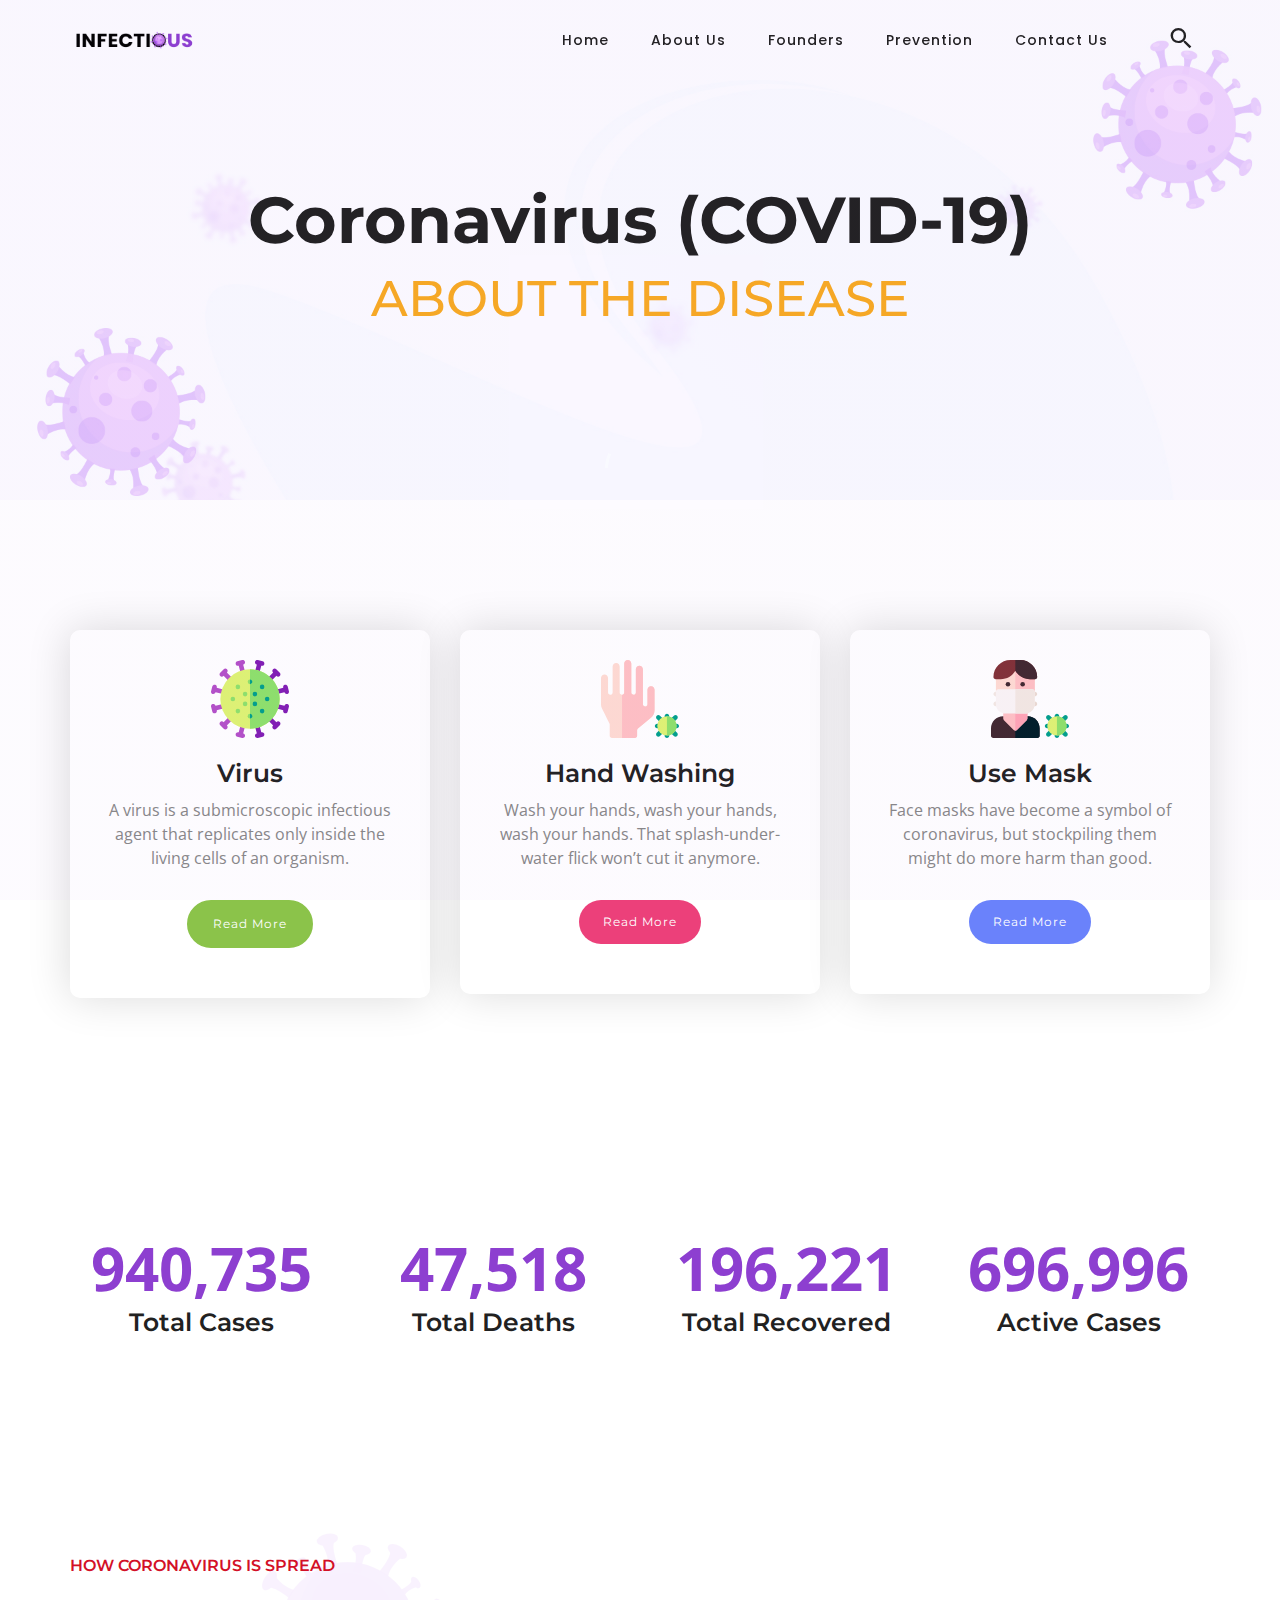
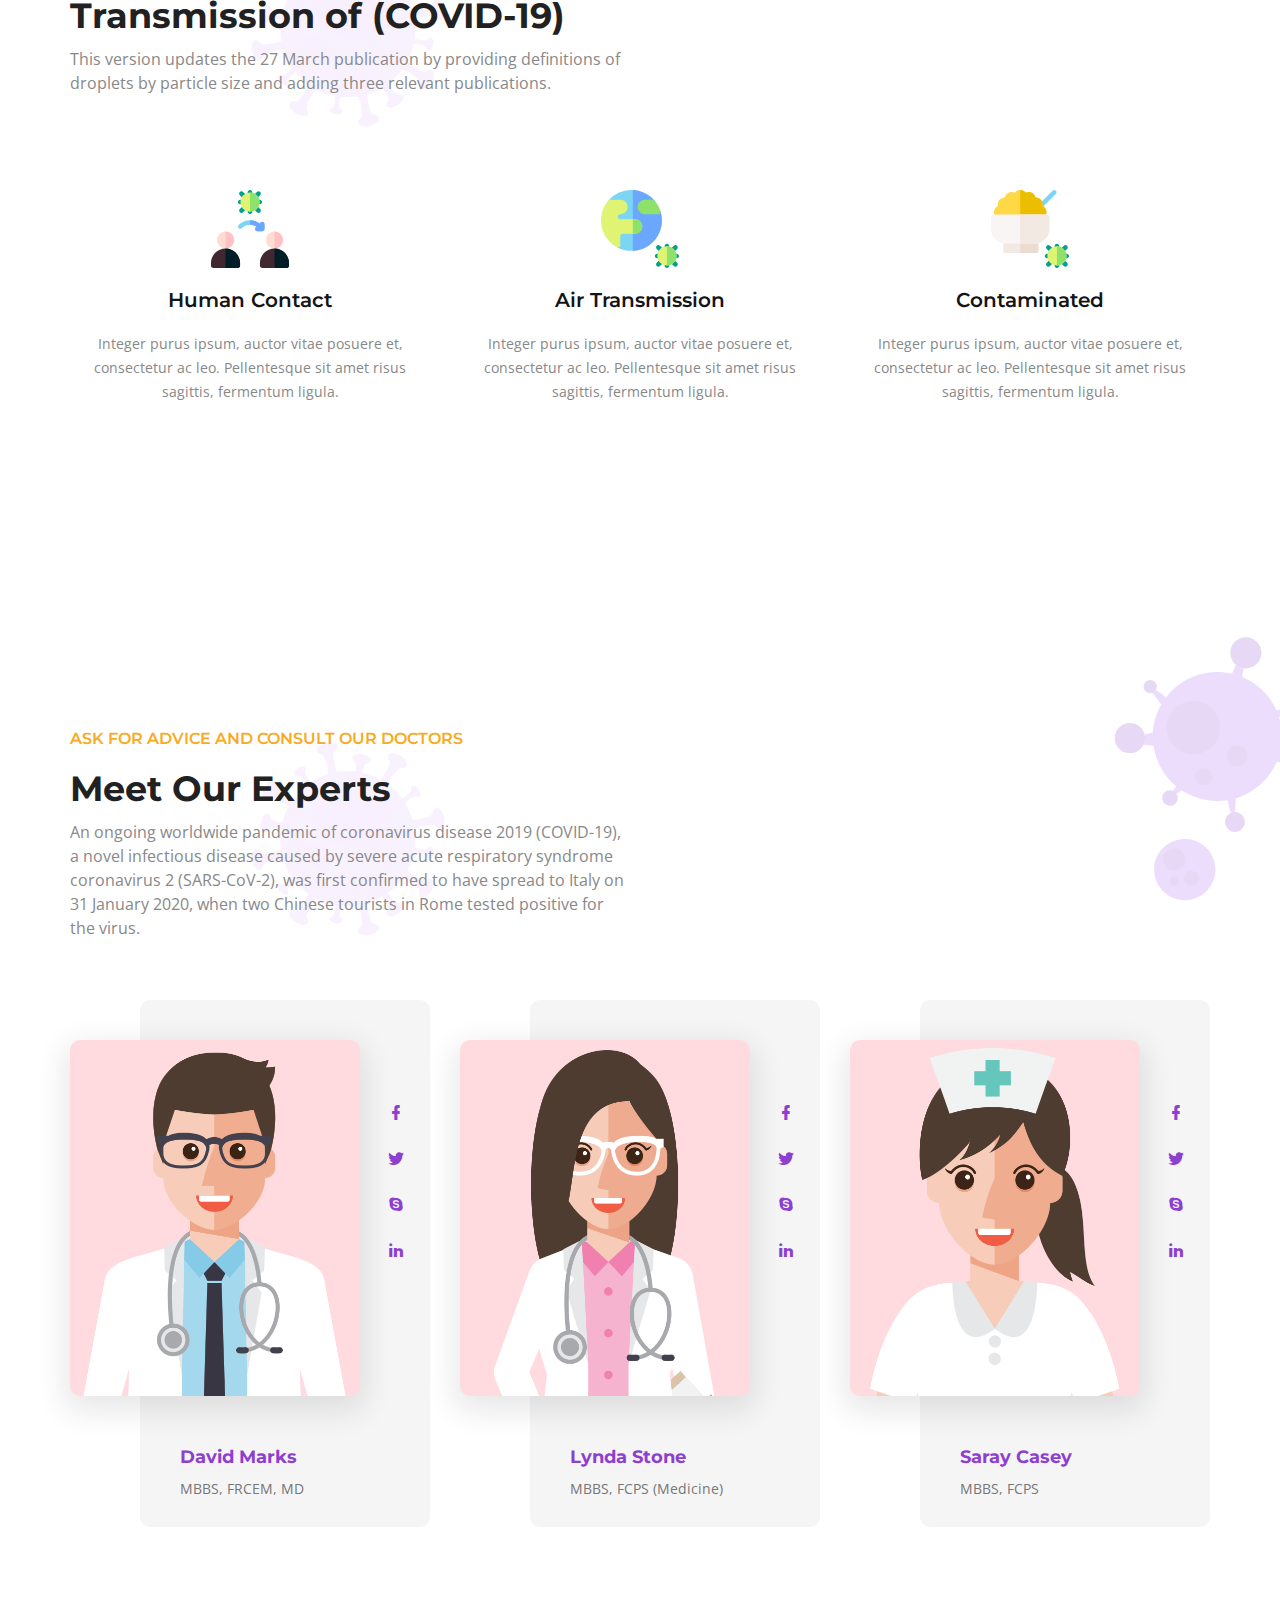
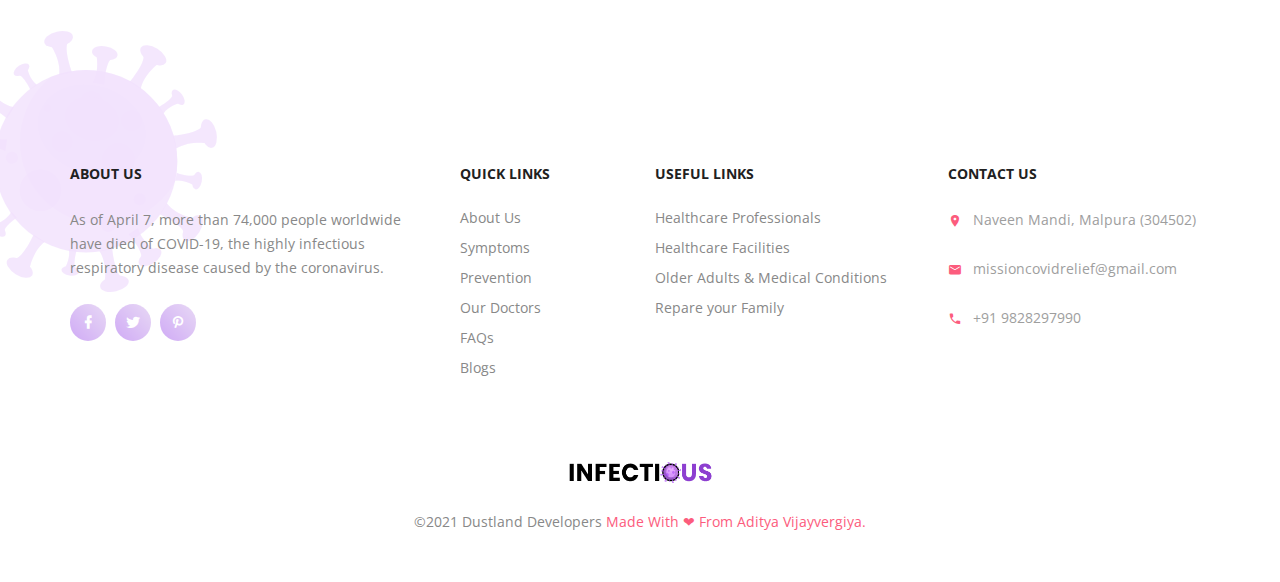
<file: about-us.html>
<!DOCTYPE html>
<html lang="en">

<head>
<meta charset="utf-8">
<meta name="viewport" content="width=device-width, initial-scale=1">
<meta http-equiv="X-UA-Compatible" content="IE=edge">
<title>About Us</title>

<link rel="shortcut icon" href="assets/images/favicon.ico">
<link rel="stylesheet" href="assets/css/master.css">
<link rel="stylesheet" href="assets/css/responsive.css">
</head>
<body>

<!--=== Loader Start ======-->
<div id="loader-overlay">
  <div class="loader">
    <div class="loader-inner"></div>
  </div>
</div>
<!--=== Loader End ======-->

<!--=== Wrapper Start ===-->
<div class="wrapper">

  <!--=== Header Start ===-->
  <nav class="navbar navbar-default navbar-fixed navbar-transparent white bootsnav on no-full">
    <!--=== Start Top Search ===-->
    <div class="fullscreen-search-overlay" id="search-overlay"> <a href="#" class="fullscreen-close" id="fullscreen-close-button"><i class="mdi mdi-close"></i></a>
      <div id="fullscreen-search-wrapper">
        <form method="get" id="fullscreen-searchform">
          <input type="text" value="" placeholder="Type and hit Enter..." id="fullscreen-search-input" class="search-bar-top">
          <i class="fullscreen-search-icon mdi mdi-magnify">
          <input value="" type="submit">
          </i>
        </form>
      </div>
    </div>
    <!--=== End Top Search ===-->

    <div class="container">
      <!--=== Start Atribute Navigation ===-->
      <div class="attr-nav">
        <ul>
        	<li class="search"><a href="#" id="search-button"><i class="mdi mdi-magnify"></i></a></li>
        </ul>
      </div>
      <!--=== End Atribute Navigation ===-->

      <!--=== Start Header Navigation ===-->
      <div class="navbar-header">
        <button type="button" class="navbar-toggle" data-toggle="collapse" data-target="#navbar-menu"> <i class="mdi mdi-menu"></i> </button>
        <div class="logo"> <a href="index.html"> <img class="logo logo-display" src="assets/images/logo-black.png" alt=""> <img class="logo logo-scrolled" src="assets/images/logo-black.png" alt=""> </a> </div>
      </div>
      <!--=== End Header Navigation ===-->

      <!--=== Collect the nav links, forms, and other content for toggling ===-->
      <div class="collapse navbar-collapse" id="navbar-menu">
        <ul class="nav navbar-nav navbar-right" data-in="fadeIn" data-out="fadeOut">
          <li><a class="page-scroll" href="#home">Home</a></li>
          <li><a class="page-scroll" href="https://missioncovidrelief.com/about-us.html">About Us</a></li>
          <li><a class="page-scroll" href="https://missioncovidrelief.com/founders.html">Founders</a></li>
          <li><a class="page-scroll" href="https://missioncovidrelief.com/preventation.html">Prevention</a></li>
          <li><a class="page-scroll" href="https://missioncovidrelief.com/contact-us.html">Contact Us</a></li>
        </ul>
      </div>
      <!--=== /.navbar-collapse ===-->
    </div>
  </nav>
  <!--=== Header End ===-->

  <!--=== page-title-section start ===-->
  <section class="title-hero-bg" style="background-image: url(assets/images/background/title-bg-01.jpg);">
  <div class="parallax-overlay"></div>
    <div class="container">
      <div class="page-title text-center">
        <h1 class="dark-color">Coronavirus (COVID-19)</h1>
        <h4 class="text-uppercase mt-30 yellow-color">ABOUT THE DISEASE</h4>
      </div>
    </div>
  </section>
  <!--=== page-title-section end ===-->

  <!--=== Welcome Start ===-->
  <section id="about">
    <div class="container">
      <div class="row">
        <div class="col-md-4">
          <div class="feature-box text-center feature-box-rounded mb-20">
            <i class="virus-icon img-icon"></i>
            <h3 class="font-600">Virus</h3>
            <p>A virus is a submicroscopic infectious agent that replicates only inside the living cells of an organism.</p>
          <p class="mt-30">
            <a class="btn btn-green btn-sm btn-circle">Read More</a>
          </p>
          </div>
        </div>
        <div class="col-md-4">
          <div class="feature-box text-center feature-box-rounded mb-20">
            <i class="hand-icon img-icon"></i>
            <h3 class="font-600">Hand Washing</h3>
            <p>Wash your hands, wash your hands, wash your hands. That splash-under-water flick won’t cut it anymore.</p>
          <p class="mt-30">
            <a class="btn btn-pink btn-sm btn-circle">Read More</a>
          </p>
          </div>
        </div>
        <div class="col-md-4">
          <div class="feature-box text-center feature-box-rounded">
            <i class="mask-icon img-icon"></i>
            <h3 class="font-600">Use Mask</h3>
            <p>Face masks have become a symbol of coronavirus, but stockpiling them might do more harm than good.</p>
          <p class="mt-30">
            <a class="btn btn-purple btn-sm btn-circle">Read More</a>
          </p>
          </div>
        </div>
      </div>
    </div>
  </section>
  <!--=== Welcome End ===-->

  <!--=== Counter Start ===-->
  <section class="parallax-bg fixed-bg pt-70 pb-70" data-stellar-background-ratio="0.2" style="background-image: url(assets/images/background/pattern-parallax.jpg);">
    <div class="container">
      <div class="row">
        <div class="col-md-3 col-sm-6">
          <div class="counter-wrap">
            <h2><span class="counter">940,735</span></h2>
            <h3>Total Cases</h3>
          </div>
        </div>
        <div class="col-md-3 col-sm-6">
          <div class="counter-wrap">
            <h2><span class="counter">47,518</span></h2>
            <h3>Total Deaths</h3>
          </div>
        </div>
        <div class="col-md-3 col-sm-6">
          <div class="counter-wrap">
            <h2><span class="counter">196,221</span></h2>
            <h3>Total Recovered</h3>
          </div>
        </div>
        <div class="col-md-3 col-sm-6">
          <div class="counter-wrap">
            <h2><span class="counter">696,996</span></h2>
            <h3>Active Cases</h3>
          </div>
        </div>
      </div>
    </div>
  </section>
  <!--=== Counter End ===-->

  <!--=== Transmission Start ===-->
  <section>
    <div class="container">
      <div class="row">
        <div class="col-md-6 heading-style-one box-title-two text-left">
          <h6 class="red-color text-uppercase">How Coronavirus is Spread</h6>
          <h2><span class="font-700">Transmission of (COVID-19)</h2>
          <p>This version updates the 27 March publication by providing definitions of droplets by particle size and adding three relevant publications. </p>
        </div>
      </div>

      <div class="row mt-50">
        <div class="col-md-4 main-service-box text-center col-sm-4 feature-box">
          <i class="infection-icon img-icon"></i>
          <h4>Human Contact</h4>
          <p>Integer purus ipsum, auctor vitae posuere et, consectetur ac leo. Pellentesque sit amet risus sagittis, fermentum ligula.</p>
        </div>
        <div class="col-md-4 main-service-box text-center col-sm-4 feature-box">
          <i class="earth-icon img-icon"></i>
          <h4>Air Transmission</h4>
          <p>Integer purus ipsum, auctor vitae posuere et, consectetur ac leo. Pellentesque sit amet risus sagittis, fermentum ligula.</p>
        </div>
        <div class="col-md-4 main-service-box text-center col-sm-4 feature-box">
          <i class="food-icon img-icon"></i>
          <h4>Contaminated</h4>
          <p>Integer purus ipsum, auctor vitae posuere et, consectetur ac leo. Pellentesque sit amet risus sagittis, fermentum ligula.</p>
        </div>
      </div>
    </div>
  </section>
  <!--=== Transmission End ===-->

  <!--=== Our Team Start ===-->
  <section id="doctor">
    <div class="virus-box-1 shapes" data-opacity="0.2"></div>
  	<div class="virus-box-2 shapes" data-opacity="0.2"></div>
  	<div class="container">
  		<div class="row">
  			<div class="col-md-6 heading-style-one box-title-two text-left">
  				<h6 class="yellow-color text-uppercase">Ask for advice and consult our doctors</h6>
  				<h2><span class="font-700">Meet Our Experts</h2>
          <p>An ongoing worldwide pandemic of coronavirus disease 2019 (COVID-19), a novel infectious disease caused by severe acute respiratory syndrome coronavirus 2 (SARS-CoV-2), was first confirmed to have spread to Italy on 31 January 2020, when two Chinese tourists in Rome tested positive for the virus.</p>
  			</div>
  		</div>

      <div class="row mt-50">
        <!-- Team Block -->
      		<div class="team-block col-lg-4 col-md-4 col-sm-12">
      			<div class="inner-box">
      				<ul class="social-icons">
      					<li><a href="#"><i class="mdi mdi-facebook"></i></a></li>
      					<li><a href="#"><i class="mdi mdi-twitter"></i></a></li>
      					<li><a href="#"><i class="mdi mdi-skype"></i></a></li>
      					<li><a href="#"><i class="mdi mdi-linkedin"></i></a></li>
      				</ul>
      				<div class="image">
      					<a href="#"><img src="assets/images/team/team-01.png" alt="" /></a>
      				</div>
      				<div class="lower-content">
      					<h3><a href="#">David Marks</a></h3>
      					<div class="designation">MBBS, FRCEM, MD</div>
      				</div>
      			</div>
      		</div>

      		<!-- Team Block -->
      		<div class="team-block col-lg-4 col-md-4 col-sm-12">
      			<div class="inner-box">
      				<ul class="social-icons">
      					<li><a href="#"><i class="mdi mdi-facebook"></i></a></li>
      					<li><a href="#"><i class="mdi mdi-twitter"></i></a></li>
      					<li><a href="#"><i class="mdi mdi-skype"></i></a></li>
      					<li><a href="#"><i class="mdi mdi-linkedin"></i></a></li>
      				</ul>
      				<div class="image">
      					<a href="#"><img src="assets/images/team/team-02.png" alt="" /></a>
      				</div>
      				<div class="lower-content">
      					<h3><a href="#">Lynda Stone</a></h3>
      					<div class="designation">MBBS, FCPS (Medicine)</div>
      				</div>
      			</div>
      		</div>

      		<!-- Team Block -->
      		<div class="team-block col-lg-4 col-md-4 col-sm-12">
      			<div class="inner-box">
      				<ul class="social-icons">
      					<li><a href="#"><i class="mdi mdi-facebook"></i></a></li>
      					<li><a href="#"><i class="mdi mdi-twitter"></i></a></li>
      					<li><a href="#"><i class="mdi mdi-skype"></i></a></li>
      					<li><a href="#"><i class="mdi mdi-linkedin"></i></a></li>
      				</ul>
      				<div class="image">
      					<a href="#"><img src="assets/images/team/team-03.png" alt="" /></a>
      				</div>
      				<div class="lower-content">
      					<h3><a href="#">Saray Casey</a></h3>
      					<div class="designation">MBBS, FCPS</div>
      				</div>
      			</div>
      		</div>

      </div>
  	</div>
  </section>
  <!--=== Our Team End ===-->

  <!--=== Footer Start ===-->
  <footer class="footer">
    <div class="footer-main">
      <div class="container">
        <div class="row">
          <div class="col-sm-6 col-md-4">
            <div class="widget widget-links">
              <h5 class="widget-title">About Us</h5>
              <div class="footer-about">
              	<p>As of April 7, more than 74,000 people worldwide have died of COVID-19, the highly infectious respiratory disease caused by the coronavirus.</p>
              	<ul class="social-media">
        				  <li><a href="#" class="mdi mdi-facebook"></a></li>
        				  <li><a href="#" class="mdi mdi-twitter"></a></li>
        				  <li><a href="#" class="mdi mdi-pinterest"></a></li>
        				</ul>
              </div>
            </div>
          </div>
          <div class="col-sm-6 col-md-2">
            <div class="widget widget-links">
              <h5 class="widget-title">Quick Links</h5>
              <ul>
                <li><a href="index.html">About Us</a></li>
                <li><a href="index.html">Symptoms</a></li>
                <li><a href="index.html">Prevention</a></li>
                <li><a href="index.html">Our Doctors</a></li>
                <li><a href="index.html">FAQs</a></li>
                <li><a href="index.html">Blogs</a></li>
              </ul>
            </div>
          </div>
          <div class="col-sm-6 col-md-3">
            <div class="widget widget-links">
              <h5 class="widget-title">Useful Links</h5>
              <ul>
                <li><a href="#">Healthcare Professionals</a></li>
                <li><a href="#">Healthcare Facilities</a></li>
                <li><a href="#">Older Adults & Medical Conditions</a></li>
                <li><a href="#">Repare your Family</a></li>
              </ul>
            </div>
          </div>
          <div class="col-sm-6 col-md-3">
            <div class="widget widget-text">
              <h5 class="widget-title">Contact Us</h5>
              <ul class="footer-contact">
              	<li><i class="mdi mdi-map-marker"></i> <p>Naveen Mandi, Malpura (304502)</p></li>
                <li><i class="mdi mdi-email"></i> <p><a href="#">missioncovidrelief@gmail.com</a></p></li>
                <li><i class="mdi mdi-phone"></i> <p>+91 9828297990</p></li>
              </ul>
            </div>
          </div>
        </div>
      </div>
    </div>
    <div class="footer-copyright">
      <div class="container">
       <div class="row">
        	<div class="col-md-2 col-md-offset-5">
        		<div class="logo-footer"><a href="index.html"><img class="img-responsive" src="assets/images/logo-footer.png" alt="chaos-logo"/></a></div>
        	</div>
        </div>
        <div class="row">
          <div class="col-md-12">
            <div class="copy-right">©2021 Dustland Developers <span class="pink-color">Made With ❤ From Aditya Vijayvergiya.</span></div>
          </div>
        </div>

      </div>
    </div>
  </footer>
  <!--=== Footer End ===-->

</div>
<!--=== Wrapper End ===-->

<!--=== Javascript Plugins ===-->
<script src="assets/js/jquery.min.js"></script>
<script src="assets/js/plugins.js"></script>
<script src="assets/js/master.js"></script>
<!--=== Javascript Plugins End ===-->

</body>

<!-- Mirrored from www.incognitothemes.com/infectious/about-us.html by HTTrack Website Copier/3.x [XR&CO'2014], Sat, 26 Jun 2021 02:15:38 GMT -->
</html>
</file>
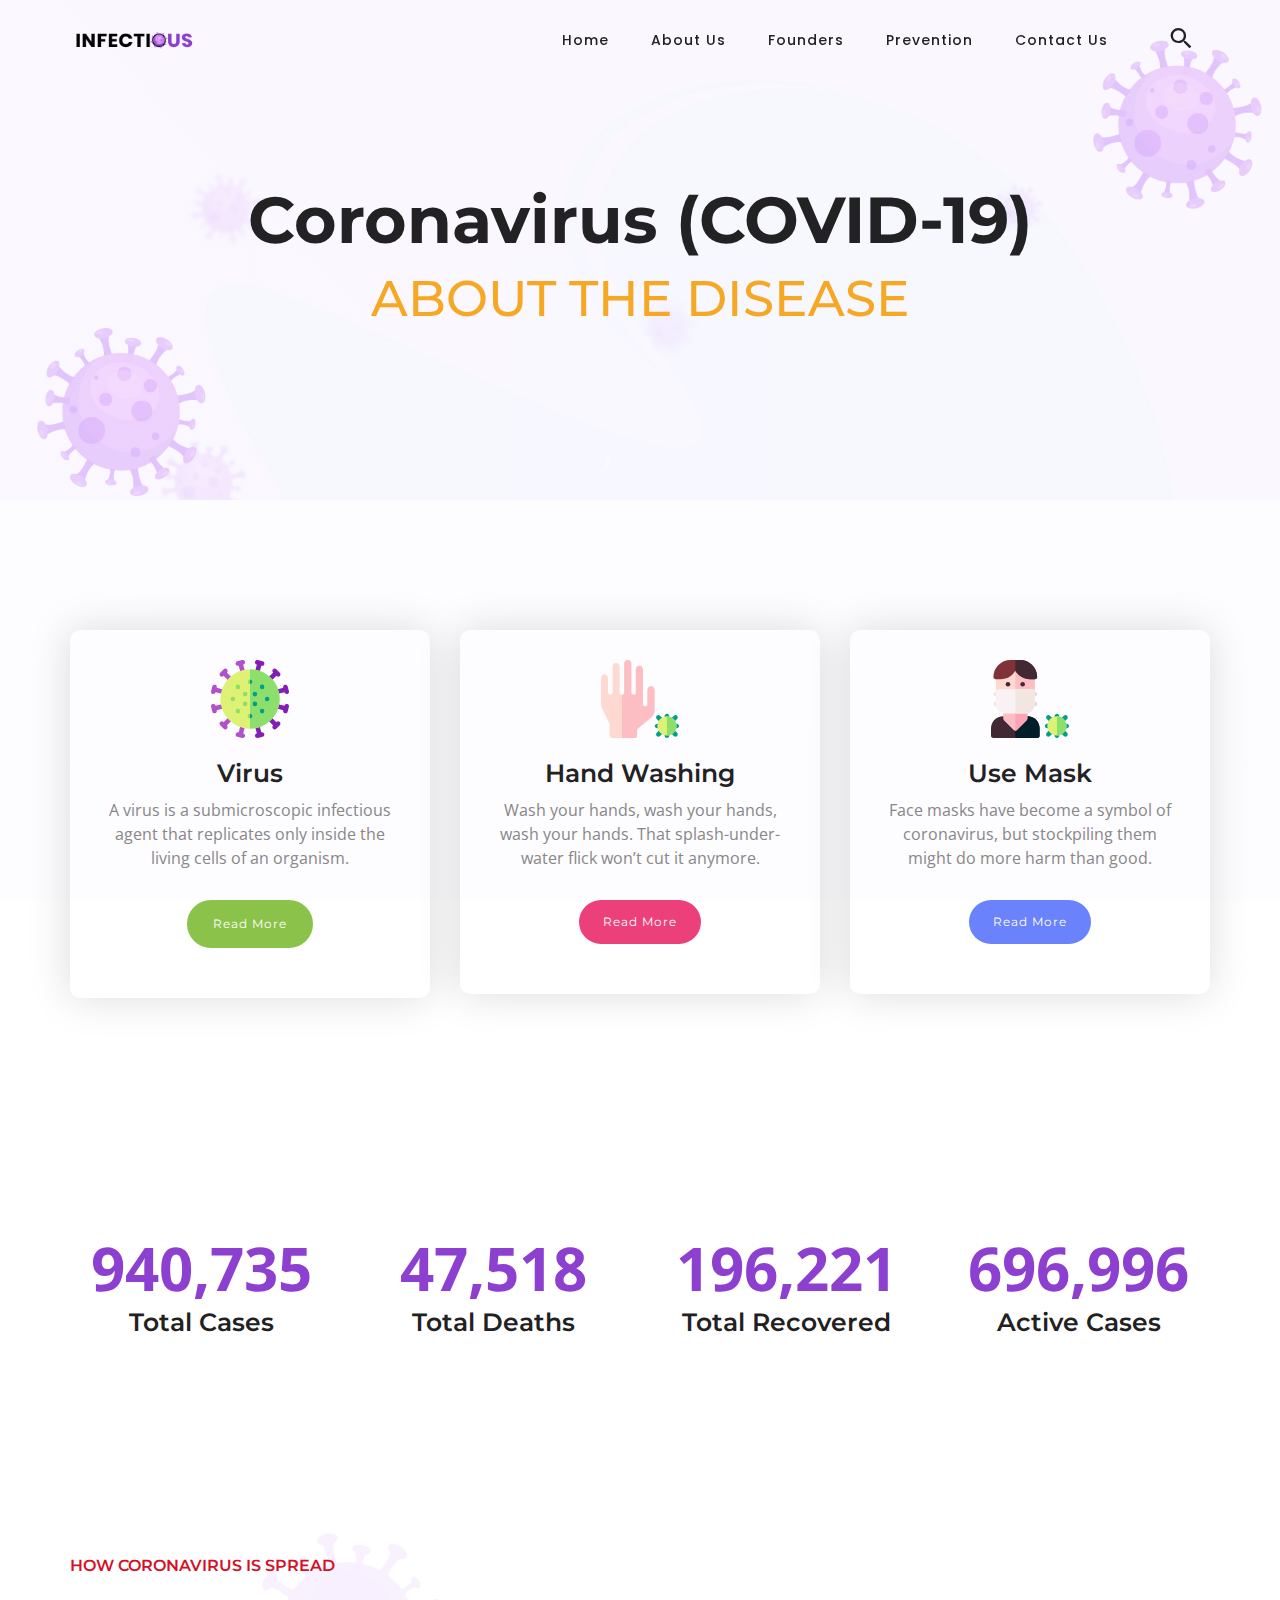
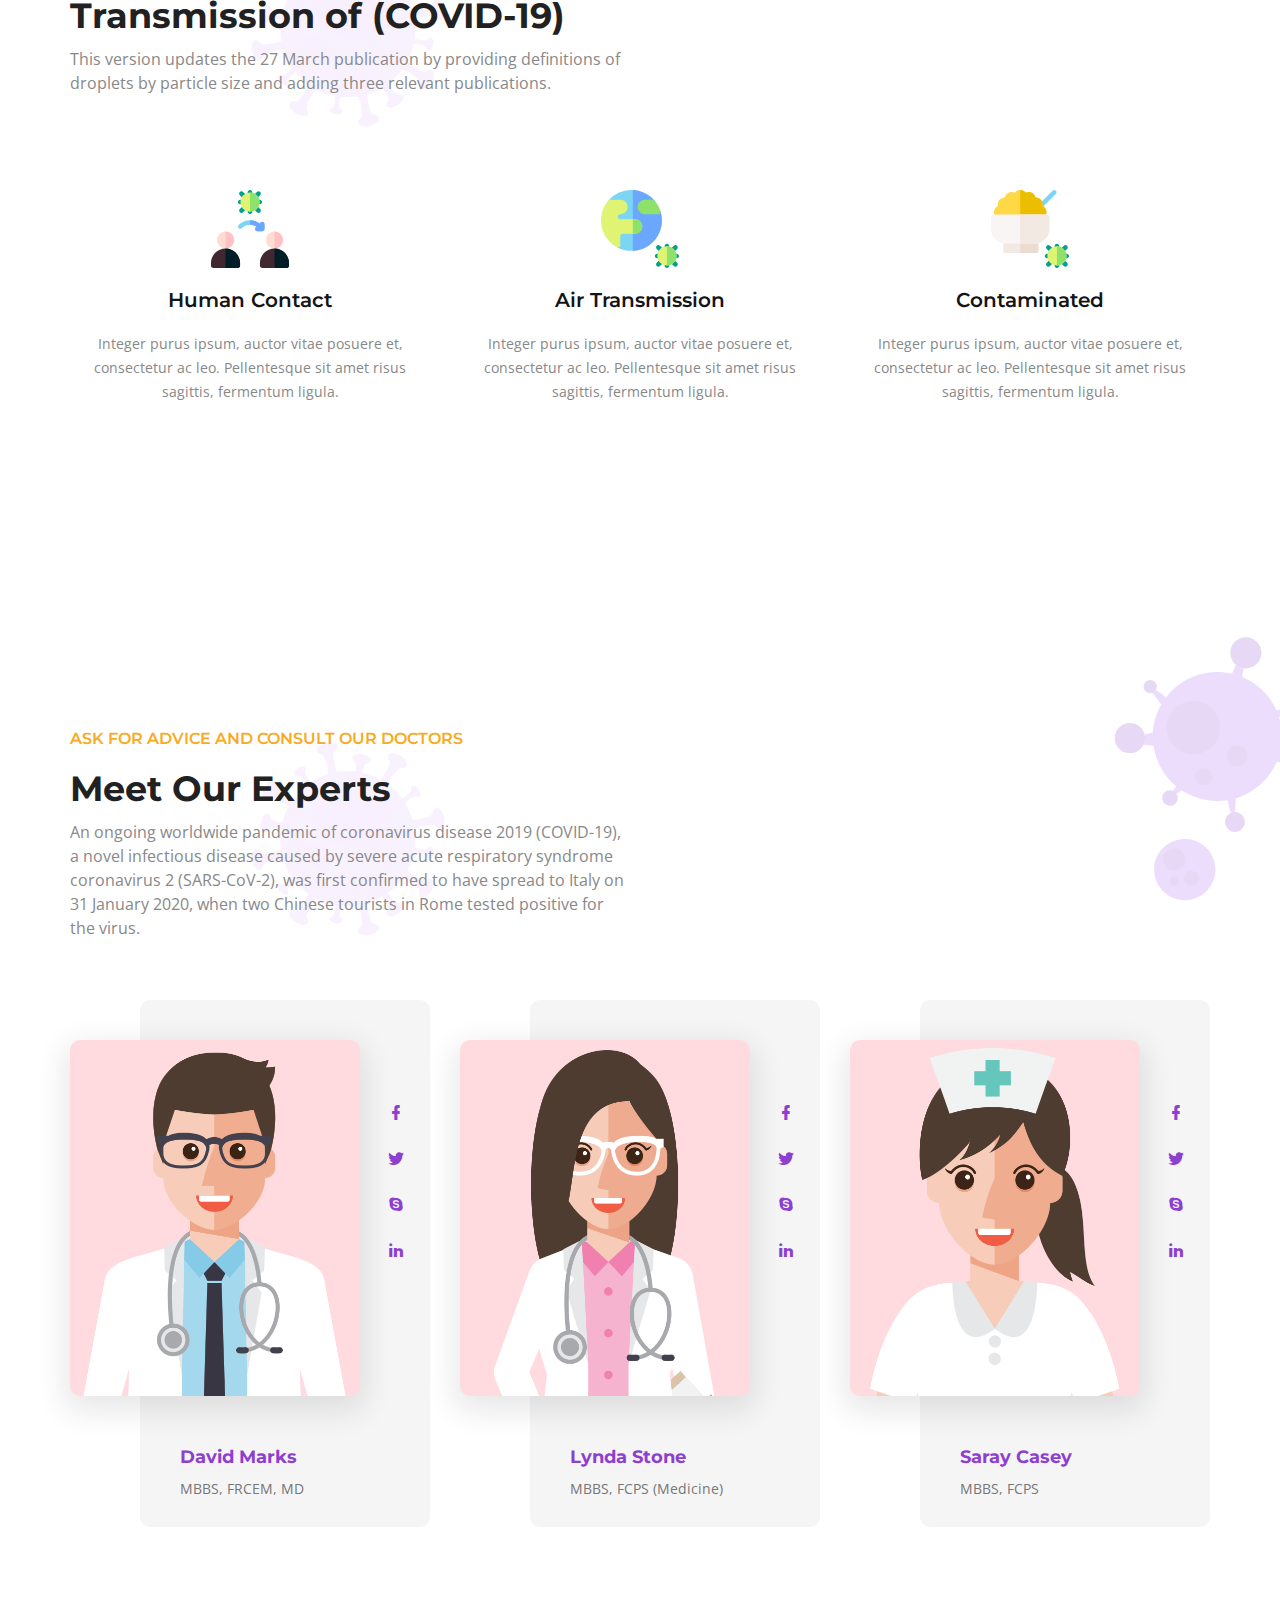
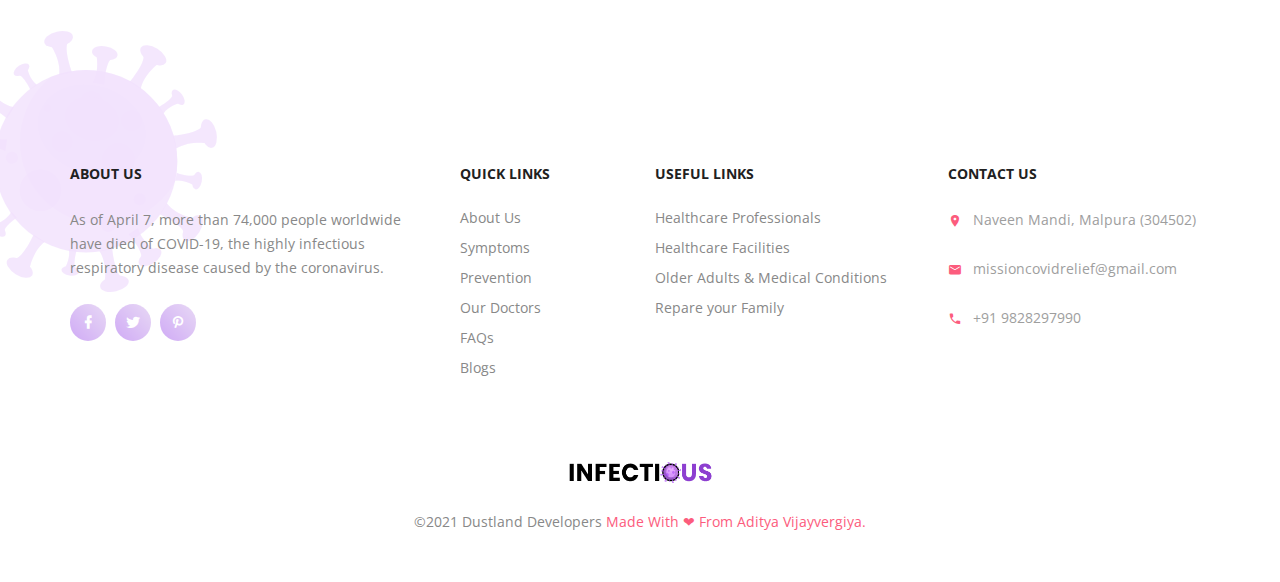
<file: corona.html>
<!DOCTYPE html>
<html lang="en">

<head>
<meta charset="utf-8">
<meta name="viewport" content="width=device-width, initial-scale=1">
<meta http-equiv="X-UA-Compatible" content="IE=edge">
<title>About Us</title>

<link rel="shortcut icon" href="assets/images/favicon.ico">
<link rel="stylesheet" href="assets/css/master.css">
<link rel="stylesheet" href="assets/css/responsive.css">
</head>
<body>

<!--=== Loader Start ======-->
<div id="loader-overlay">
  <div class="loader">
    <div class="loader-inner"></div>
  </div>
</div>
<!--=== Loader End ======-->

<!--=== Wrapper Start ===-->
<div class="wrapper">

  <!--=== Header Start ===-->
  <nav class="navbar navbar-default navbar-fixed navbar-transparent white bootsnav on no-full">
    <!--=== Start Top Search ===-->
    <div class="fullscreen-search-overlay" id="search-overlay"> <a href="#" class="fullscreen-close" id="fullscreen-close-button"><i class="mdi mdi-close"></i></a>
      <div id="fullscreen-search-wrapper">
        <form method="get" id="fullscreen-searchform">
          <input type="text" value="" placeholder="Type and hit Enter..." id="fullscreen-search-input" class="search-bar-top">
          <i class="fullscreen-search-icon mdi mdi-magnify">
          <input value="" type="submit">
          </i>
        </form>
      </div>
    </div>
    <!--=== End Top Search ===-->

    <div class="container">
      <!--=== Start Atribute Navigation ===-->
      <div class="attr-nav">
        <ul>
        	<li class="search"><a href="#" id="search-button"><i class="mdi mdi-magnify"></i></a></li>
        </ul>
      </div>
      <!--=== End Atribute Navigation ===-->

      <!--=== Start Header Navigation ===-->
      <div class="navbar-header">
        <button type="button" class="navbar-toggle" data-toggle="collapse" data-target="#navbar-menu"> <i class="mdi mdi-menu"></i> </button>
        <div class="logo"> <a href="index.html"> <img class="logo logo-display" src="assets/images/logo-black.png" alt=""> <img class="logo logo-scrolled" src="assets/images/logo-black.png" alt=""> </a> </div>
      </div>
      <!--=== End Header Navigation ===-->

      <!--=== Collect the nav links, forms, and other content for toggling ===-->
      <div class="collapse navbar-collapse" id="navbar-menu">
        <ul class="nav navbar-nav navbar-right" data-in="fadeIn" data-out="fadeOut">
          <li><a class="page-scroll" href="#home">Home</a></li>
          <li><a class="page-scroll" href="https://missioncovidrelief.com/about-us.html">About Us</a></li>
          <li><a class="page-scroll" href="https://missioncovidrelief.com/founders.html">Founders</a></li>
          <li><a class="page-scroll" href="https://missioncovidrelief.com/preventation.html">Prevention</a></li>
          <li><a class="page-scroll" href="https://missioncovidrelief.com/contact-us.html">Contact Us</a></li>
        </ul>
      </div>
      <!--=== /.navbar-collapse ===-->
    </div>
  </nav>
  <!--=== Header End ===-->

  <!--=== page-title-section start ===-->
  <section class="title-hero-bg" style="background-image: url(assets/images/background/title-bg-01.jpg);">
  <div class="parallax-overlay"></div>
    <div class="container">
      <div class="page-title text-center">
        <h1 class="dark-color">Coronavirus (COVID-19)</h1>
        <h4 class="text-uppercase mt-30 yellow-color">ABOUT THE DISEASE</h4>
      </div>
    </div>
  </section>
  <!--=== page-title-section end ===-->

  <!--=== Welcome Start ===-->
  <section id="about">
    <div class="container">
      <div class="row">
        <div class="col-md-4">
          <div class="feature-box text-center feature-box-rounded mb-20">
            <i class="virus-icon img-icon"></i>
            <h3 class="font-600">Virus</h3>
            <p>A virus is a submicroscopic infectious agent that replicates only inside the living cells of an organism.</p>
          <p class="mt-30">
            <a class="btn btn-green btn-sm btn-circle">Read More</a>
          </p>
          </div>
        </div>
        <div class="col-md-4">
          <div class="feature-box text-center feature-box-rounded mb-20">
            <i class="hand-icon img-icon"></i>
            <h3 class="font-600">Hand Washing</h3>
            <p>Wash your hands, wash your hands, wash your hands. That splash-under-water flick won’t cut it anymore.</p>
          <p class="mt-30">
            <a class="btn btn-pink btn-sm btn-circle">Read More</a>
          </p>
          </div>
        </div>
        <div class="col-md-4">
          <div class="feature-box text-center feature-box-rounded">
            <i class="mask-icon img-icon"></i>
            <h3 class="font-600">Use Mask</h3>
            <p>Face masks have become a symbol of coronavirus, but stockpiling them might do more harm than good.</p>
          <p class="mt-30">
            <a class="btn btn-purple btn-sm btn-circle">Read More</a>
          </p>
          </div>
        </div>
      </div>
    </div>
  </section>
  <!--=== Welcome End ===-->

  <!--=== Counter Start ===-->
  <section class="parallax-bg fixed-bg pt-70 pb-70" data-stellar-background-ratio="0.2" style="background-image: url(assets/images/background/pattern-parallax.jpg);">
    <div class="container">
      <div class="row">
        <div class="col-md-3 col-sm-6">
          <div class="counter-wrap">
            <h2><span class="counter">940,735</span></h2>
            <h3>Total Cases</h3>
          </div>
        </div>
        <div class="col-md-3 col-sm-6">
          <div class="counter-wrap">
            <h2><span class="counter">47,518</span></h2>
            <h3>Total Deaths</h3>
          </div>
        </div>
        <div class="col-md-3 col-sm-6">
          <div class="counter-wrap">
            <h2><span class="counter">196,221</span></h2>
            <h3>Total Recovered</h3>
          </div>
        </div>
        <div class="col-md-3 col-sm-6">
          <div class="counter-wrap">
            <h2><span class="counter">696,996</span></h2>
            <h3>Active Cases</h3>
          </div>
        </div>
      </div>
    </div>
  </section>
  <!--=== Counter End ===-->

  <!--=== Transmission Start ===-->
  <section>
    <div class="container">
      <div class="row">
        <div class="col-md-6 heading-style-one box-title-two text-left">
          <h6 class="red-color text-uppercase">How Coronavirus is Spread</h6>
          <h2><span class="font-700">Transmission of (COVID-19)</h2>
          <p>This version updates the 27 March publication by providing definitions of droplets by particle size and adding three relevant publications. </p>
        </div>
      </div>

      <div class="row mt-50">
        <div class="col-md-4 main-service-box text-center col-sm-4 feature-box">
          <i class="infection-icon img-icon"></i>
          <h4>Human Contact</h4>
          <p>Integer purus ipsum, auctor vitae posuere et, consectetur ac leo. Pellentesque sit amet risus sagittis, fermentum ligula.</p>
        </div>
        <div class="col-md-4 main-service-box text-center col-sm-4 feature-box">
          <i class="earth-icon img-icon"></i>
          <h4>Air Transmission</h4>
          <p>Integer purus ipsum, auctor vitae posuere et, consectetur ac leo. Pellentesque sit amet risus sagittis, fermentum ligula.</p>
        </div>
        <div class="col-md-4 main-service-box text-center col-sm-4 feature-box">
          <i class="food-icon img-icon"></i>
          <h4>Contaminated</h4>
          <p>Integer purus ipsum, auctor vitae posuere et, consectetur ac leo. Pellentesque sit amet risus sagittis, fermentum ligula.</p>
        </div>
      </div>
    </div>
  </section>
  <!--=== Transmission End ===-->

  <!--=== Our Team Start ===-->
  <section id="doctor">
    <div class="virus-box-1 shapes" data-opacity="0.2"></div>
  	<div class="virus-box-2 shapes" data-opacity="0.2"></div>
  	<div class="container">
  		<div class="row">
  			<div class="col-md-6 heading-style-one box-title-two text-left">
  				<h6 class="yellow-color text-uppercase">Ask for advice and consult our doctors</h6>
  				<h2><span class="font-700">Meet Our Experts</h2>
          <p>An ongoing worldwide pandemic of coronavirus disease 2019 (COVID-19), a novel infectious disease caused by severe acute respiratory syndrome coronavirus 2 (SARS-CoV-2), was first confirmed to have spread to Italy on 31 January 2020, when two Chinese tourists in Rome tested positive for the virus.</p>
  			</div>
  		</div>

      <div class="row mt-50">
        <!-- Team Block -->
      		<div class="team-block col-lg-4 col-md-4 col-sm-12">
      			<div class="inner-box">
      				<ul class="social-icons">
      					<li><a href="#"><i class="mdi mdi-facebook"></i></a></li>
      					<li><a href="#"><i class="mdi mdi-twitter"></i></a></li>
      					<li><a href="#"><i class="mdi mdi-skype"></i></a></li>
      					<li><a href="#"><i class="mdi mdi-linkedin"></i></a></li>
      				</ul>
      				<div class="image">
      					<a href="#"><img src="assets/images/team/team-01.png" alt="" /></a>
      				</div>
      				<div class="lower-content">
      					<h3><a href="#">David Marks</a></h3>
      					<div class="designation">MBBS, FRCEM, MD</div>
      				</div>
      			</div>
      		</div>

      		<!-- Team Block -->
      		<div class="team-block col-lg-4 col-md-4 col-sm-12">
      			<div class="inner-box">
      				<ul class="social-icons">
      					<li><a href="#"><i class="mdi mdi-facebook"></i></a></li>
      					<li><a href="#"><i class="mdi mdi-twitter"></i></a></li>
      					<li><a href="#"><i class="mdi mdi-skype"></i></a></li>
      					<li><a href="#"><i class="mdi mdi-linkedin"></i></a></li>
      				</ul>
      				<div class="image">
      					<a href="#"><img src="assets/images/team/team-02.png" alt="" /></a>
      				</div>
      				<div class="lower-content">
      					<h3><a href="#">Lynda Stone</a></h3>
      					<div class="designation">MBBS, FCPS (Medicine)</div>
      				</div>
      			</div>
      		</div>

      		<!-- Team Block -->
      		<div class="team-block col-lg-4 col-md-4 col-sm-12">
      			<div class="inner-box">
      				<ul class="social-icons">
      					<li><a href="#"><i class="mdi mdi-facebook"></i></a></li>
      					<li><a href="#"><i class="mdi mdi-twitter"></i></a></li>
      					<li><a href="#"><i class="mdi mdi-skype"></i></a></li>
      					<li><a href="#"><i class="mdi mdi-linkedin"></i></a></li>
      				</ul>
      				<div class="image">
      					<a href="#"><img src="assets/images/team/team-03.png" alt="" /></a>
      				</div>
      				<div class="lower-content">
      					<h3><a href="#">Saray Casey</a></h3>
      					<div class="designation">MBBS, FCPS</div>
      				</div>
      			</div>
      		</div>

      </div>
  	</div>
  </section>
  <!--=== Our Team End ===-->

  <!--=== Footer Start ===-->
  <footer class="footer">
    <div class="footer-main">
      <div class="container">
        <div class="row">
          <div class="col-sm-6 col-md-4">
            <div class="widget widget-links">
              <h5 class="widget-title">About Us</h5>
              <div class="footer-about">
              	<p>As of April 7, more than 74,000 people worldwide have died of COVID-19, the highly infectious respiratory disease caused by the coronavirus.</p>
              	<ul class="social-media">
        				  <li><a href="#" class="mdi mdi-facebook"></a></li>
        				  <li><a href="#" class="mdi mdi-twitter"></a></li>
        				  <li><a href="#" class="mdi mdi-pinterest"></a></li>
        				</ul>
              </div>
            </div>
          </div>
          <div class="col-sm-6 col-md-2">
            <div class="widget widget-links">
              <h5 class="widget-title">Quick Links</h5>
              <ul>
                <li><a href="index.html">About Us</a></li>
                <li><a href="index.html">Symptoms</a></li>
                <li><a href="index.html">Prevention</a></li>
                <li><a href="index.html">Our Doctors</a></li>
                <li><a href="index.html">FAQs</a></li>
                <li><a href="index.html">Blogs</a></li>
              </ul>
            </div>
          </div>
          <div class="col-sm-6 col-md-3">
            <div class="widget widget-links">
              <h5 class="widget-title">Useful Links</h5>
              <ul>
                <li><a href="#">Healthcare Professionals</a></li>
                <li><a href="#">Healthcare Facilities</a></li>
                <li><a href="#">Older Adults & Medical Conditions</a></li>
                <li><a href="#">Repare your Family</a></li>
              </ul>
            </div>
          </div>
          <div class="col-sm-6 col-md-3">
            <div class="widget widget-text">
              <h5 class="widget-title">Contact Us</h5>
              <ul class="footer-contact">
              	<li><i class="mdi mdi-map-marker"></i> <p>Naveen Mandi, Malpura (304502)</p></li>
                <li><i class="mdi mdi-email"></i> <p><a href="#">missioncovidrelief@gmail.com</a></p></li>
                <li><i class="mdi mdi-phone"></i> <p>+91 9828297990</p></li>
              </ul>
            </div>
          </div>
        </div>
      </div>
    </div>
    <div class="footer-copyright">
      <div class="container">
       <div class="row">
        	<div class="col-md-2 col-md-offset-5">
        		<div class="logo-footer"><a href="index.html"><img class="img-responsive" src="assets/images/logo-footer.png" alt="chaos-logo"/></a></div>
        	</div>
        </div>
        <div class="row">
          <div class="col-md-12">
            <div class="copy-right">©2021 Dustland Developers <span class="pink-color">Made With ❤ From Aditya Vijayvergiya.</span></div>
          </div>
        </div>

      </div>
    </div>
  </footer>
  <!--=== Footer End ===-->

</div>
<!--=== Wrapper End ===-->

<!--=== Javascript Plugins ===-->
<script src="assets/js/jquery.min.js"></script>
<script src="assets/js/plugins.js"></script>
<script src="assets/js/master.js"></script>
<!--=== Javascript Plugins End ===-->

</body>
</html>
</file>
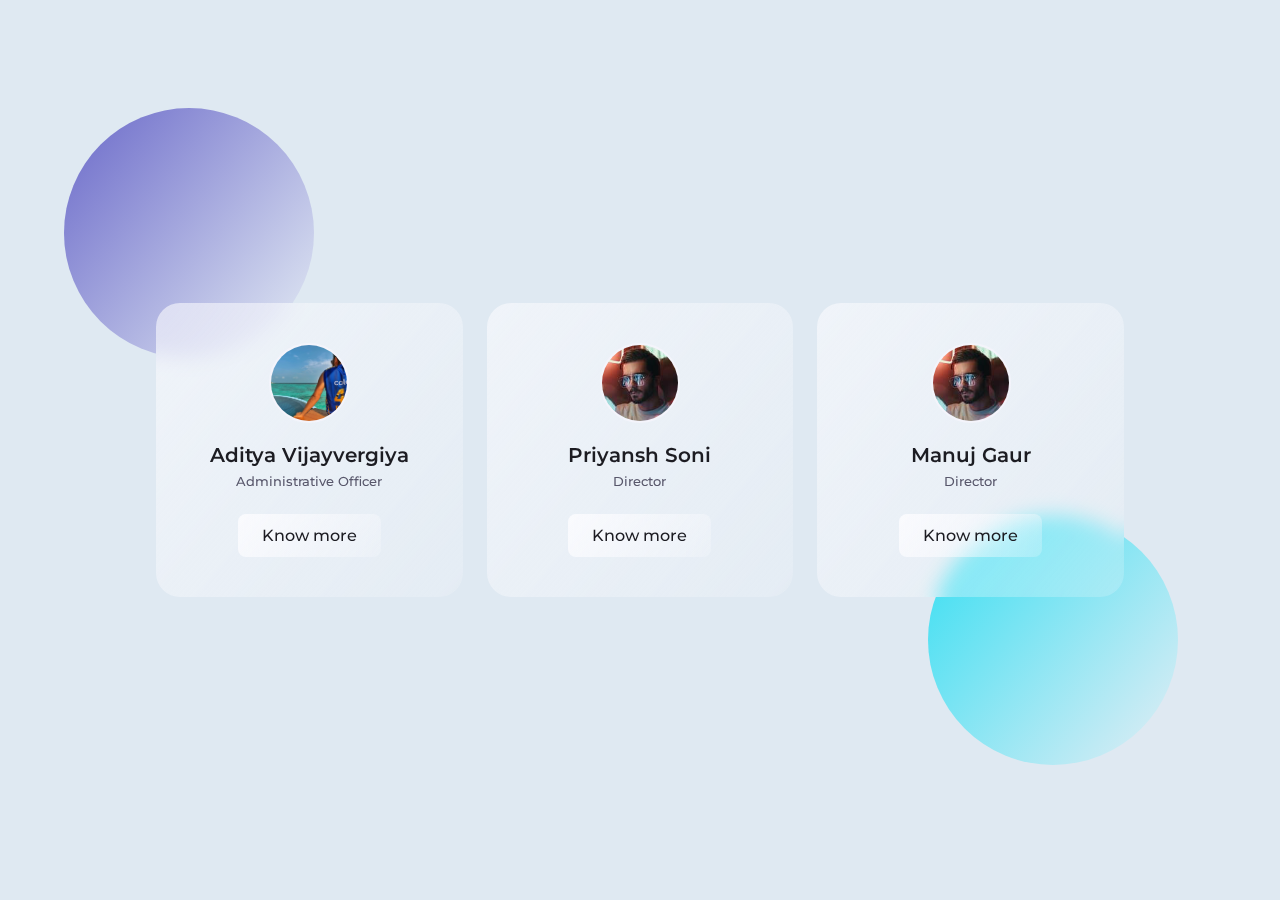
<file: founders.html>
<!DOCTYPE html>
    <html lang="en">
    <head>
        <meta charset="UTF-8">
        <meta name="viewport" content="width=device-width, initial-scale=1.0">

        <!--========== BOX ICONS ==========-->
        <link rel="stylesheet" href="https://cdn.jsdelivr.net/npm/boxicons@latest/css/boxicons.min.css">

        <!--========== CSS ==========-->
        <link rel="stylesheet" href="assets1/css/styles.css">

        <title>Aditya Vijayvergiya</title>
    </head>
    <body>
        <section class="card">
            <div class="card__circle card__circle1"></div>
            <div class="card__circle card__circle2"></div>

            <div class="card__container bd-container">
                <div class="card__glass">
                    <img src="assets1/img/adityavijay.jpg" alt="" class="card__img">
    
                    <div class="card__data">
                        <h3 class="card__title">Aditya Vijayvergiya</h3>
                        <span class="card__profession">Administrative Officer</span>
                    </div>

                    <a href="htttps://kiriotheo.github.io/bio" class="card__button">Know more</a>
    
                    <div class="card__social">
                        <a href="#" class="card__link"><i class='bx bxl-instagram' ></i></a>
                        <a href="#" class="card__link"><i class='bx bxl-facebook'></i></a>
                        <a href="#" class="card__link"><i class='bx bxl-twitter' ></i></a>
                    </div>
                </div>
    
                <div class="card__glass">
                    <img src="assets1/img/img3.jpg" alt="" class="card__img">
    
                    <div class="card__data">
                        <h3 class="card__title">Priyansh Soni</h3>
                        <span class="card__profession">Director</span>
                    </div>

                    <a href="#" class="card__button">Know more</a>

                    
    
                    <div class="card__social">
                        <a href="#" class="card__link"><i class='bx bxl-instagram' ></i></a>
                        <a href="#" class="card__link"><i class='bx bxl-facebook'></i></a>
                        <a href="#" class="card__link"><i class='bx bxl-twitter' ></i></a>
                    </div>
                </div>

                <div class="card__glass">
                    <img src="assets1/img/img3.jpg" alt="" class="card__img">
    
                    <div class="card__data">
                        <h3 class="card__title">Manuj Gaur</h3>
                        <span class="card__profession">Director</span>
                    </div>

                    <a href="#" class="card__button">Know more</a>

                    
    
                    <div class="card__social">
                        <a href="#" class="card__link"><i class='bx bxl-instagram' ></i></a>
                        <a href="#" class="card__link"><i class='bx bxl-facebook'></i></a>
                        <a href="#" class="card__link"><i class='bx bxl-twitter' ></i></a>
                    </div>
                </div>
            </div>
        </section>
    </body>
</html>
</file>
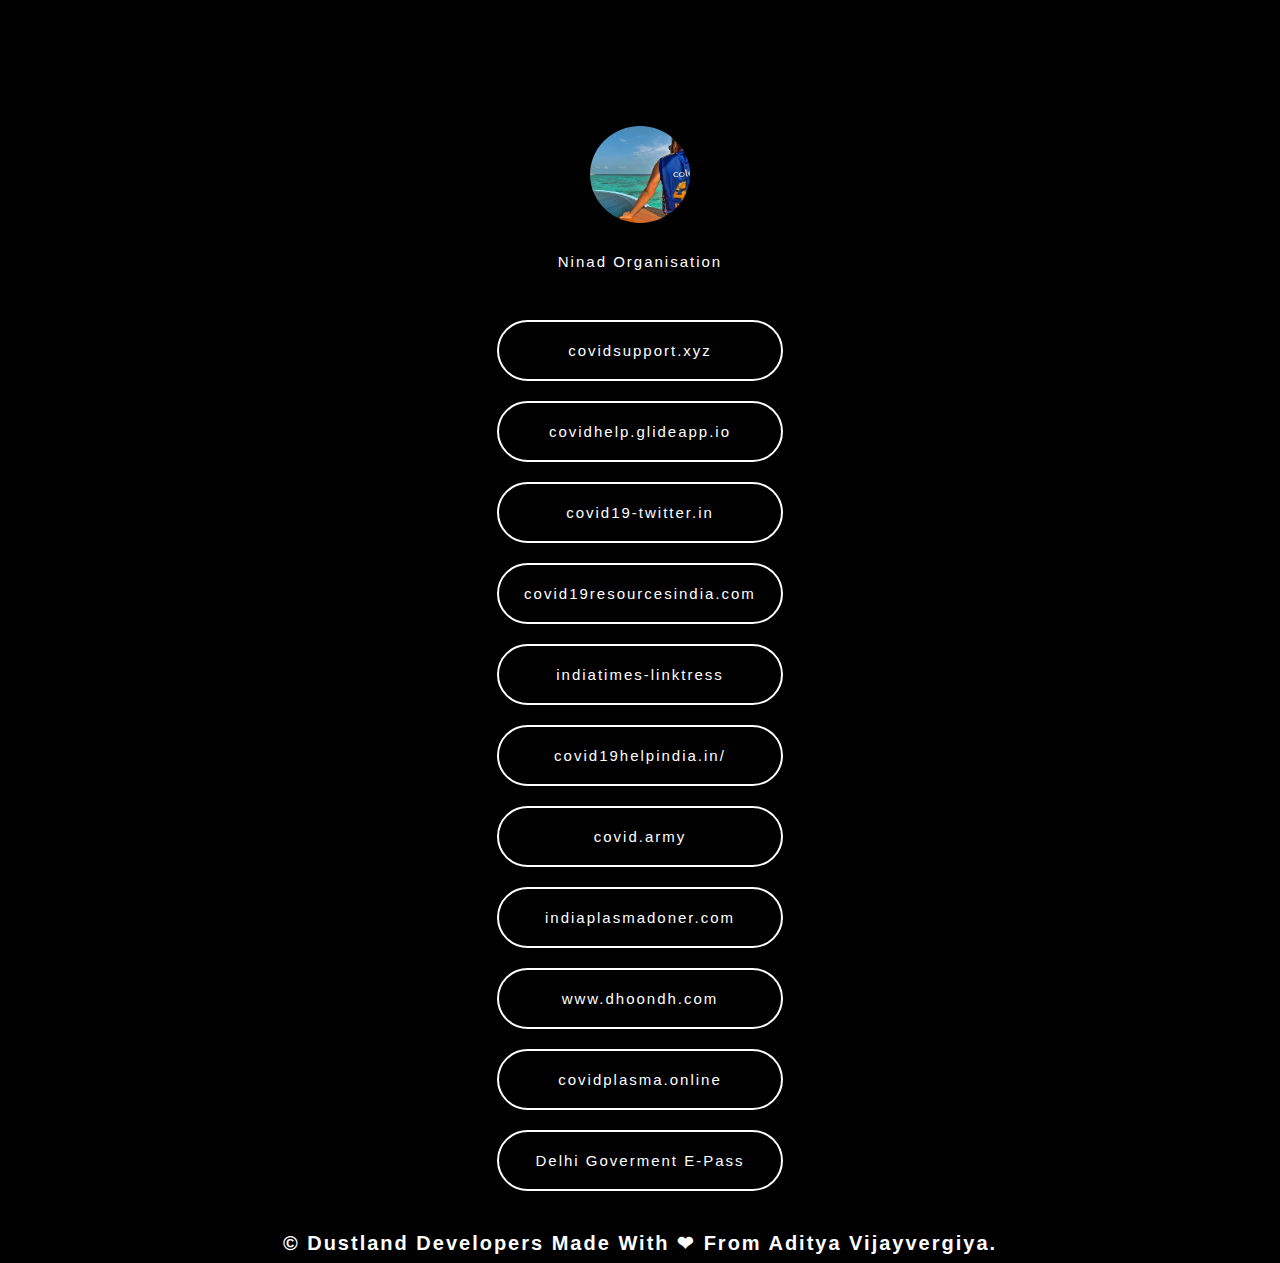
<file: leads.html>
<html lang="en">
<head>
    <meta charset="UTF-8">
    <meta name="viewport" content="width=device-width, initial-scale=1.0">
    <link rel="stylesheet" href="styles_leads.css">
    <title>Aditya Vijay</title>
</head>
<body>
    
    <!-- Profile picture-->
    <img src="assets/profile.jpg" alt="profile picture" class="profile-picture">

    <!-- Profile name-->
    <div class="profile-name">Ninad Organisation</div>

    <!-- Links-->
        <a href="https://covidsupport.xyz" class="links">covidsupport.xyz</a>
		<a href="https://covidhelp.glideapp.io" class="links">covidhelp.glideapp.io</a>
        <a href="https://covid19-twitter.in" class="links">covid19-twitter.in</a>
		<a href="https://www.covid19resourcesindia.com/search/oxygen-cylinders" class="links">covid19resourcesindia.com</a>
        <a href="https://linktr.ee/indiatimes" class="links">indiatimes-linktress</a>
        <a href="https://covid19helpindia.in/" class="links">covid19helpindia.in/</a>
		<a href="https://covid.army/" class="links">covid.army</a>
		<a href="https://indiaplasmadonor.com" class="links">indiaplasmadoner.com</a>
		<a href="https://www.dhoondh.com" class="links">www.dhoondh.com</a>
	    <a href="https://covidplasma.online" class="links">covidplasma.online</a>
		<a href="https://delhi.gov.in" class="links">Delhi Goverment E-Pass</a>
		

    <div class="bottom-text">© Dustland Developers Made With ❤ From Aditya Vijayvergiya.</div>
 
</body>
</html>
</file>
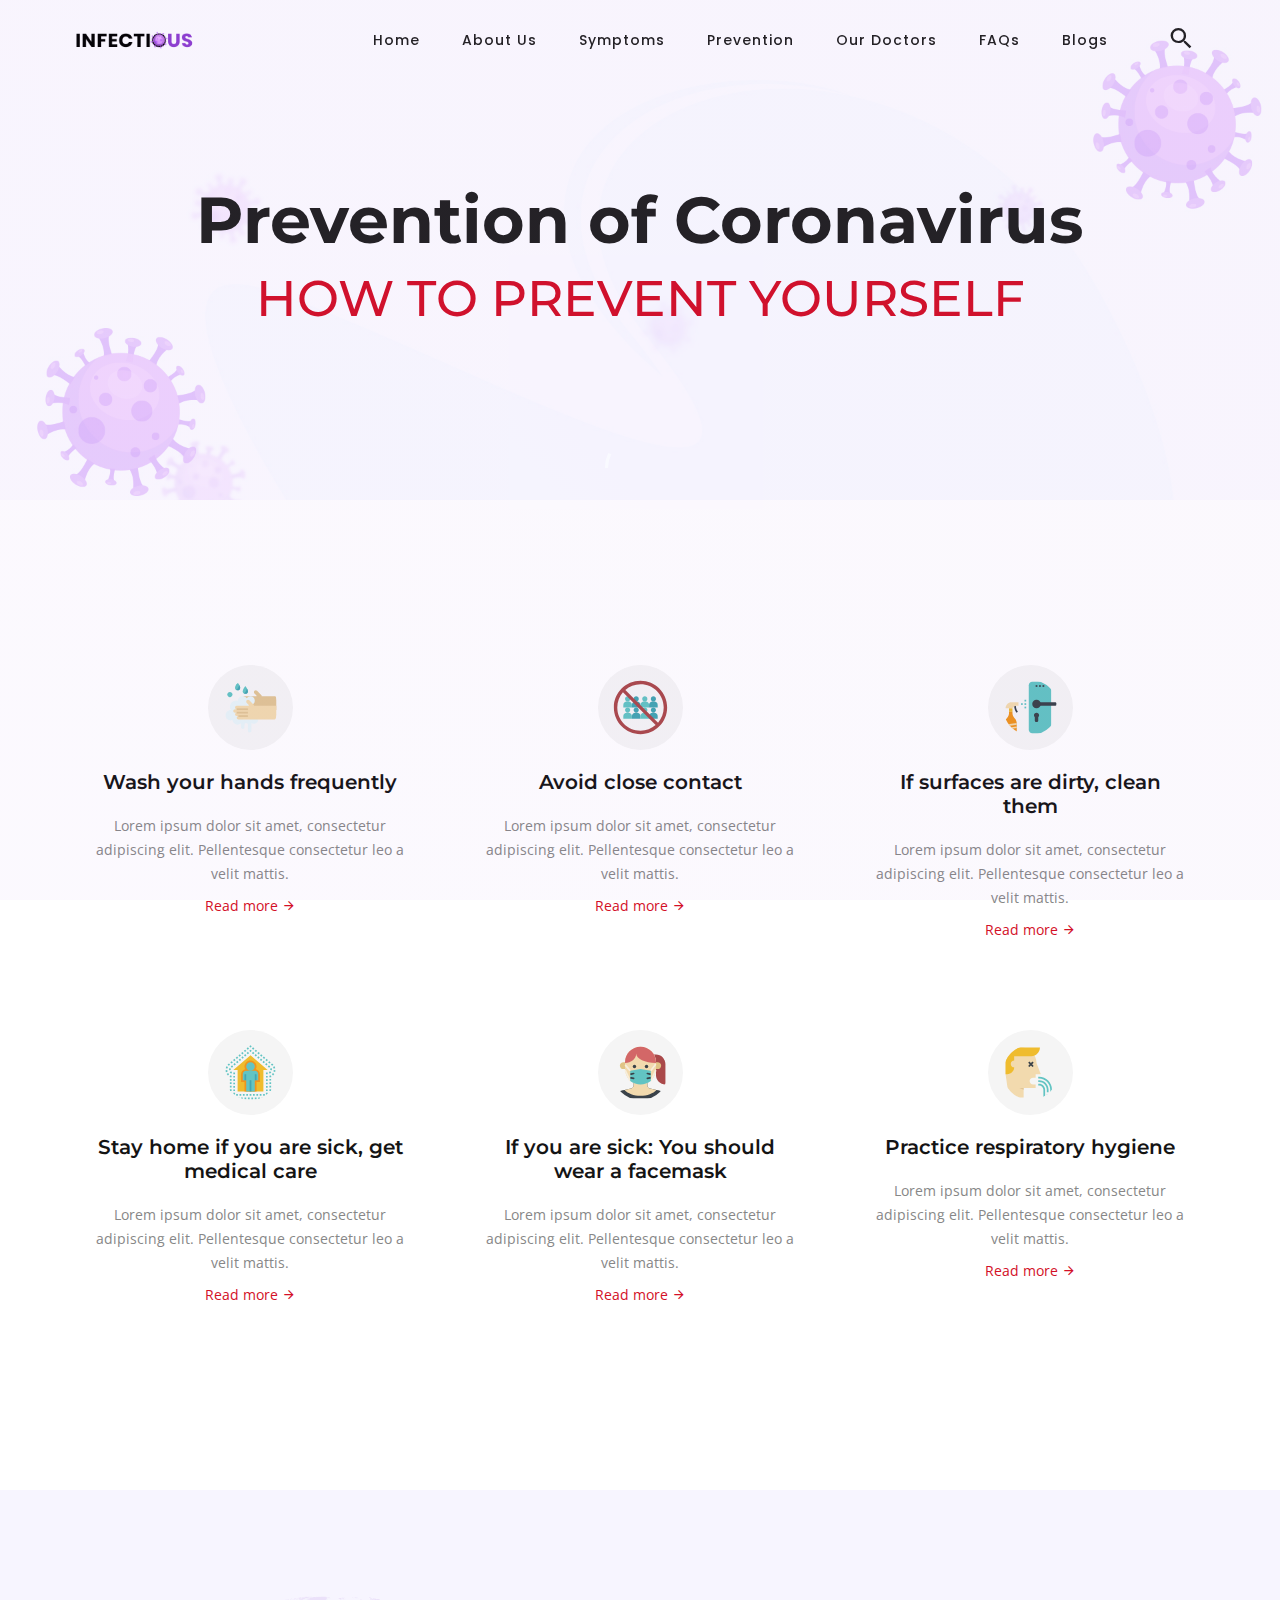
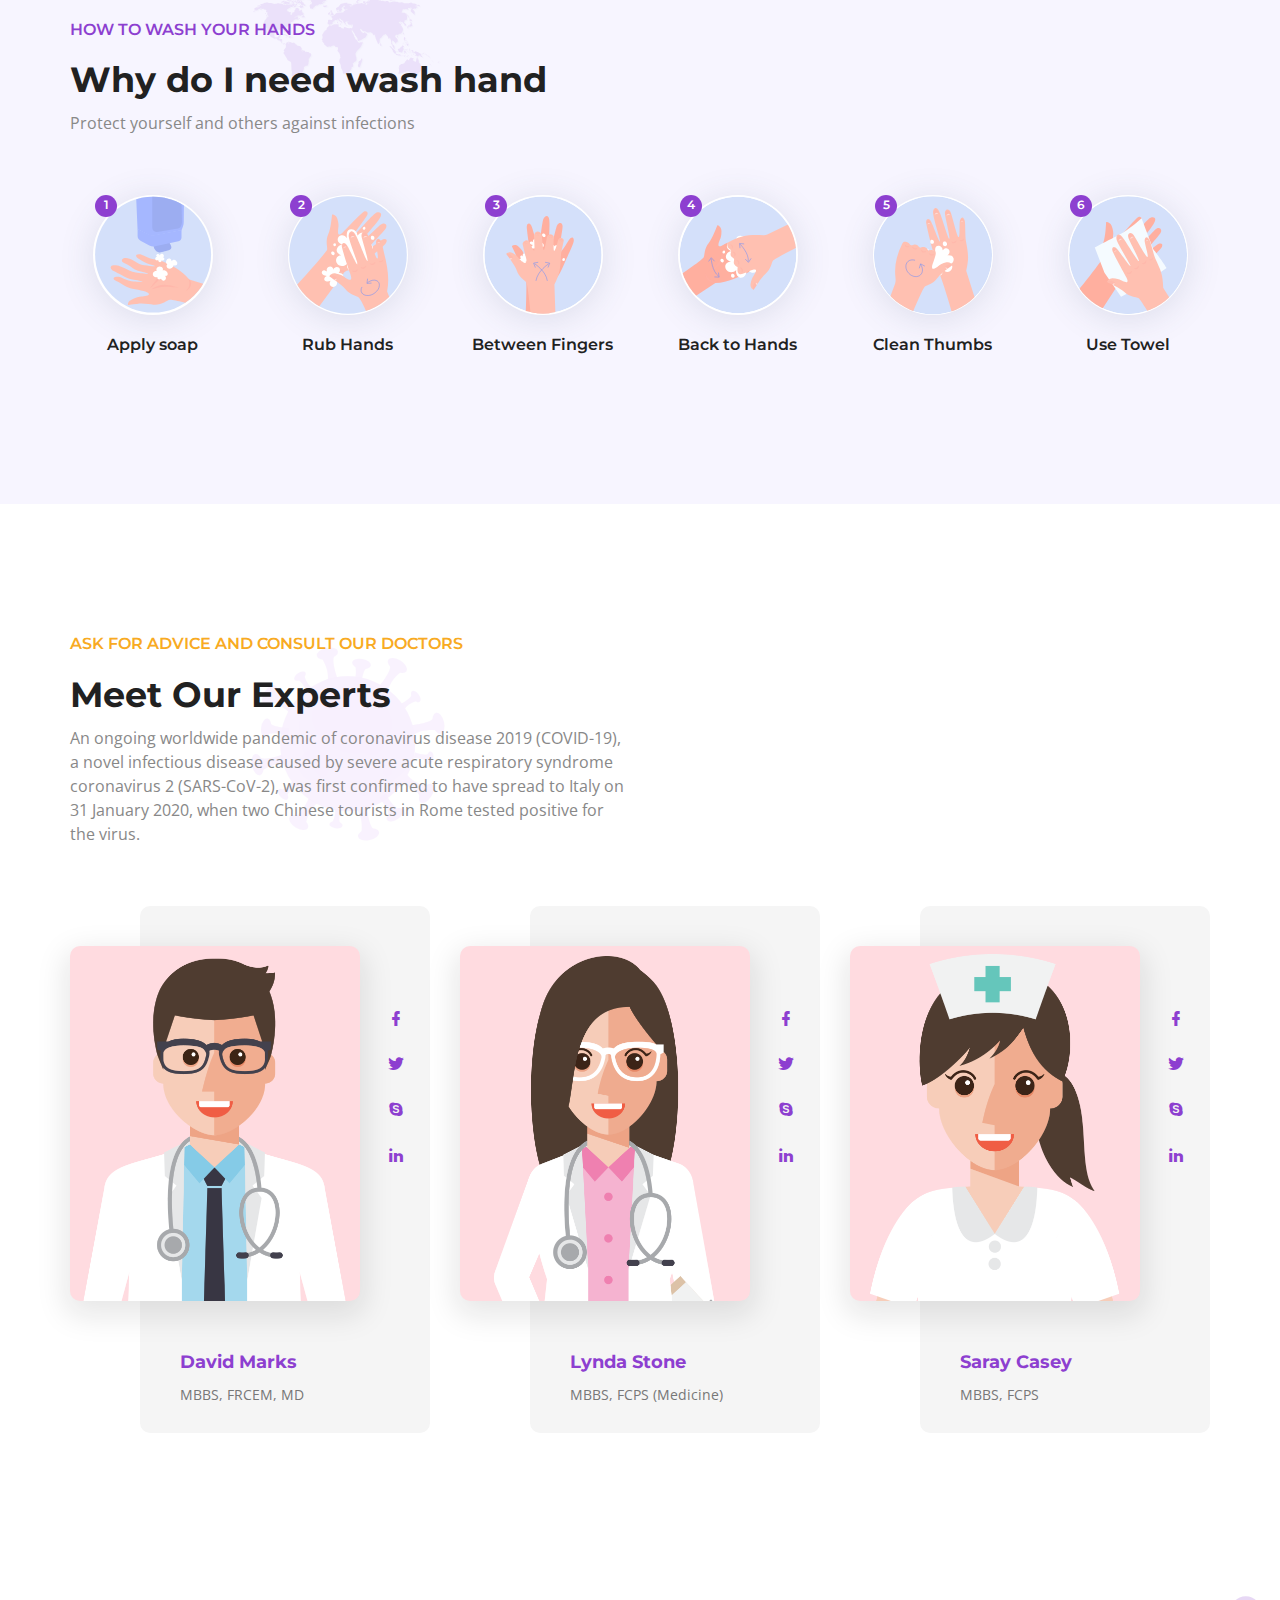
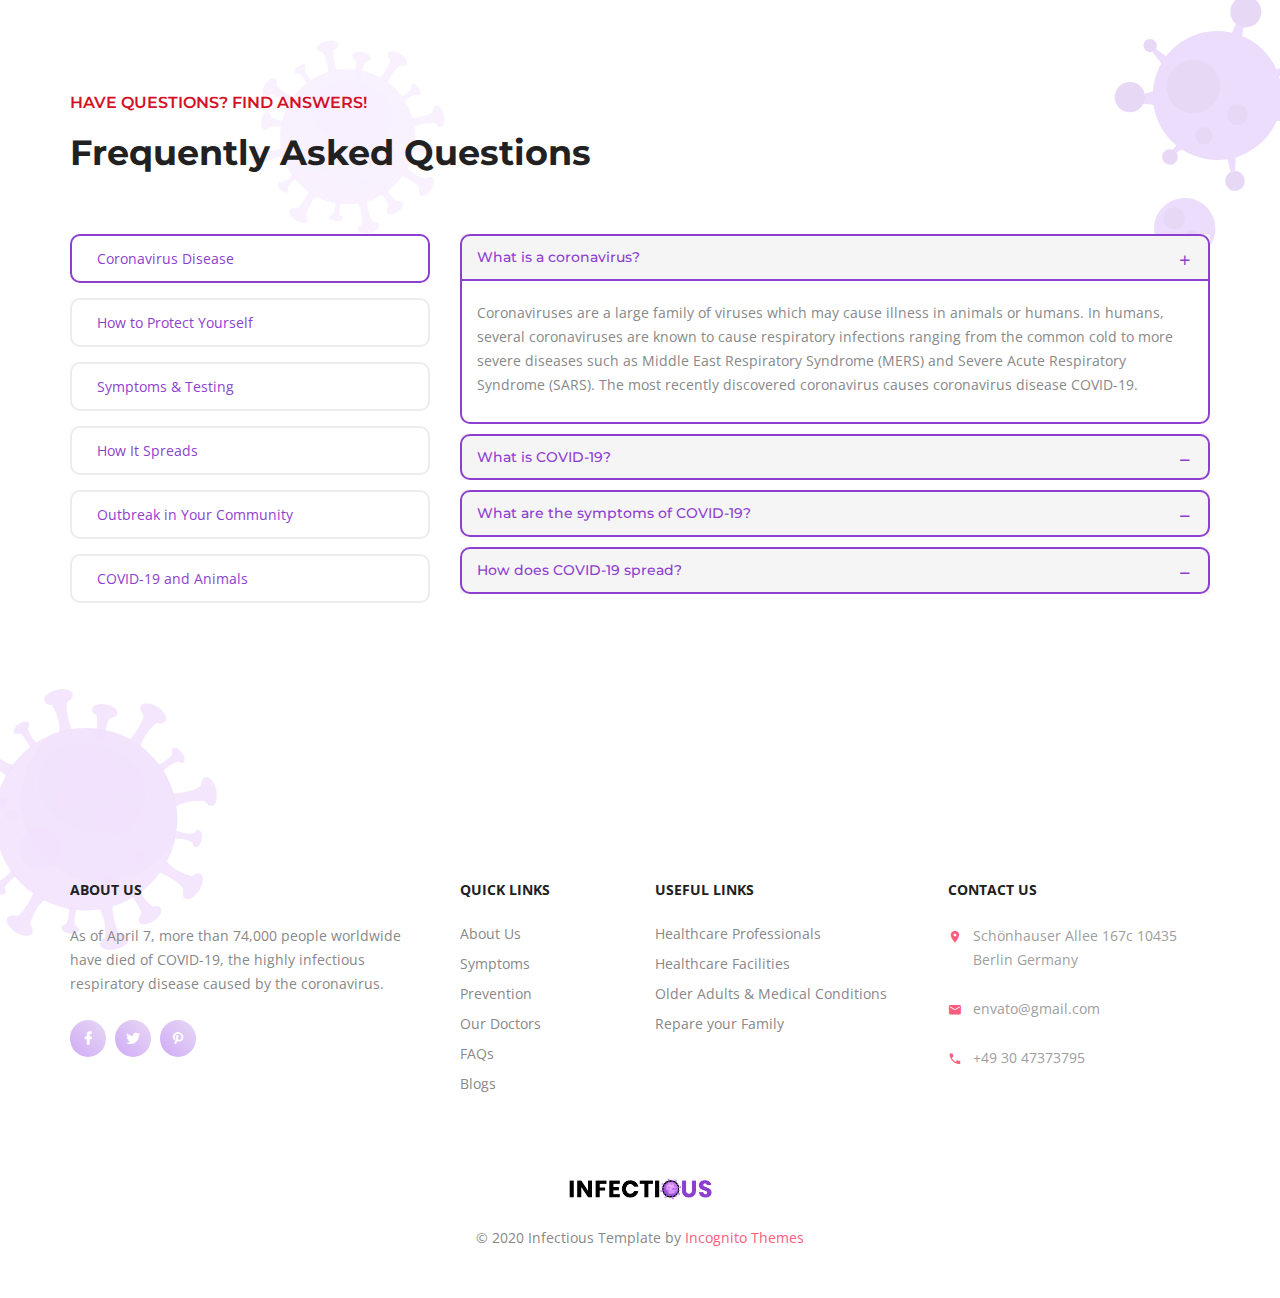
<file: prevention.html>
<!DOCTYPE html>
<html lang="en">
<head>
<meta charset="utf-8">
<meta name="viewport" content="width=device-width, initial-scale=1">
<meta http-equiv="X-UA-Compatible" content="IE=edge">
<title>Infectious | Coronavirus (COVID 19) Medical HTML Template</title>

<link rel="shortcut icon" href="assets/images/favicon.ico">
<link rel="stylesheet" href="assets/css/master.css">
<link rel="stylesheet" href="assets/css/responsive.css">
</head>
<body>

<!--=== Loader Start ======-->
<div id="loader-overlay">
  <div class="loader">
    <div class="loader-inner"></div>
  </div>
</div>
<!--=== Loader End ======-->

<!--=== Wrapper Start ===-->
<div class="wrapper">

  <!--=== Header Start ===-->
  <nav class="navbar navbar-default navbar-fixed navbar-transparent white bootsnav on no-full">
    <!--=== Start Top Search ===-->
    <div class="fullscreen-search-overlay" id="search-overlay"> <a href="#" class="fullscreen-close" id="fullscreen-close-button"><i class="mdi mdi-close"></i></a>
      <div id="fullscreen-search-wrapper">
        <form method="get" id="fullscreen-searchform">
          <input type="text" value="" placeholder="Type and hit Enter..." id="fullscreen-search-input" class="search-bar-top">
          <i class="fullscreen-search-icon mdi mdi-magnify">
          <input value="" type="submit">
          </i>
        </form>
      </div>
    </div>
    <!--=== End Top Search ===-->

    <div class="container">
      <!--=== Start Atribute Navigation ===-->
      <div class="attr-nav">
        <ul>
        	<li class="search"><a href="#" id="search-button"><i class="mdi mdi-magnify"></i></a></li>
        </ul>
      </div>
      <!--=== End Atribute Navigation ===-->

      <!--=== Start Header Navigation ===-->
      <div class="navbar-header">
        <button type="button" class="navbar-toggle" data-toggle="collapse" data-target="#navbar-menu"> <i class="mdi mdi-menu"></i> </button>
        <div class="logo"> <a href="index.html"> <img class="logo logo-display" src="assets/images/logo-black.png" alt=""> <img class="logo logo-scrolled" src="assets/images/logo-black.png" alt=""> </a> </div>
      </div>
      <!--=== End Header Navigation ===-->

      <!--=== Collect the nav links, forms, and other content for toggling ===-->
      <div class="collapse navbar-collapse" id="navbar-menu">
        <ul class="nav navbar-nav navbar-right" data-in="fadeIn" data-out="fadeOut">
          <li><a href="index.html">Home</a></li>
          <li><a href="index.html">About Us</a></li>
          <li><a href="index.html">Symptoms</a></li>
          <li><a href="index.html">Prevention</a></li>
          <li><a href="index.html">Our Doctors</a></li>
          <li><a href="index.html">FAQs</a></li>
          <li><a href="index.html">Blogs</a></li>
        </ul>
      </div>
      <!--=== /.navbar-collapse ===-->
    </div>
  </nav>
  <!--=== Header End ===-->

  <!--=== page-title-section start ===-->
  <section class="title-hero-bg" style="background-image: url(assets/images/background/title-bg-01.jpg);">
  <div class="parallax-overlay"></div>
    <div class="container">
      <div class="page-title text-center">
        <h1 class="dark-color">Prevention of Coronavirus</h1>
        <h4 class="text-uppercase mt-30 red-color">HOW TO PREVENT YOURSELF</h4>
      </div>
    </div>
  </section>
  <!--=== page-title-section end ===-->


  <!--=== Prevention Start ===-->
  <section id="prevention">
  	<div class="container">
      <div class="row">
  			<div class="col-md-4 main-service-box-2 text-center col-sm-4">
  				<i><img class="img-responsive" src="assets/images/hands-washing.svg" alt="hand-washing"></i>
  				<h4>Wash your hands frequently</h4>
  				<p>Lorem ipsum dolor sit amet, consectetur adipiscing elit. Pellentesque consectetur leo a velit mattis.</p>
          <a href="#.">Read more <i class="mdi mdi-arrow-right"></i></a>
  			</div>
        <div class="col-md-4 main-service-box-2 text-center col-sm-4">
  				<i><img class="img-responsive" src="assets/images/avoid-contact.svg" alt="avoid-contact"></i>
  				<h4>Avoid close contact</h4>
  				<p>Lorem ipsum dolor sit amet, consectetur adipiscing elit. Pellentesque consectetur leo a velit mattis.</p>
          <a href="#.">Read more <i class="mdi mdi-arrow-right"></i></a>
  			</div>
        <div class="col-md-4 main-service-box-2 text-center col-sm-4">
  				<i><img class="img-responsive" src="assets/images/cleaning-door.svg" alt="cleaning-door"></i>
  				<h4>If surfaces are dirty, clean them</h4>
  				<p>Lorem ipsum dolor sit amet, consectetur adipiscing elit. Pellentesque consectetur leo a velit mattis.</p>
          <a href="#.">Read more <i class="mdi mdi-arrow-right"></i></a>
  			</div>

        <div class="col-md-4 main-service-box-2 text-center col-sm-4">
  				<i><img class="img-responsive" src="assets/images/home-stay.svg" alt="home-stay"></i>
  				<h4>Stay home if you are sick,  get medical care</h4>
  				<p>Lorem ipsum dolor sit amet, consectetur adipiscing elit. Pellentesque consectetur leo a velit mattis.</p>
          <a href="#.">Read more <i class="mdi mdi-arrow-right"></i></a>
  			</div>
        <div class="col-md-4 main-service-box-2 text-center col-sm-4">
  				<i><img class="img-responsive" src="assets/images/mask-wearing.svg" alt="mask-wearing"></i>
  				<h4>If you are sick: You should wear a facemask</h4>
  				<p>Lorem ipsum dolor sit amet, consectetur adipiscing elit. Pellentesque consectetur leo a velit mattis.</p>
          <a href="#.">Read more <i class="mdi mdi-arrow-right"></i></a>
  			</div>
        <div class="col-md-4 main-service-box-2 text-center col-sm-4">
  				<i><img class="img-responsive" src="assets/images/vomiting-nausea.svg" alt="vomiting-nausea"></i>
  				<h4>Practice respiratory hygiene</h4>
  				<p>Lorem ipsum dolor sit amet, consectetur adipiscing elit. Pellentesque consectetur leo a velit mattis.</p>
          <a href="#.">Read more <i class="mdi mdi-arrow-right"></i></a>
  			</div>

  		</div>
  	</div>
  </section>
  <!--=== Prevention End ===-->

  <!--=== Hand Wash Start ===-->
  <section class="light-bg">
  	<div class="container">
  		<div class="row">
        <div class="col-md-6 heading-style-one box-title">
  				<h6 class="default-color text-uppercase">How to wash your hands</h6>
  				<h2><span class="font-700">Why do I need wash hand</span></h2>
          <p>Protect yourself and others against infections</p>
  			</div>
  		</div>

      <div class="row mt-30">
  			<div class="col-md-2 text-center col-sm-4">
          <div class="box-wrap">
            <span>1</span>
    				<div class="img-wrp"><img class="img-responsive" src="assets/images/step-1.svg" alt="step-1"></div>
    				<h4>Apply soap</h4>
          </div>
  			</div>

        <div class="col-md-2 main-service-box-3 text-center col-sm-4">
          <div class="box-wrap">
            <span>2</span>
    				<div class="img-wrp"><img class="img-responsive" src="assets/images/step-2.svg" alt="step-2"></div>
    				<h4>Rub Hands</h4>
          </div>
  			</div>

        <div class="col-md-2 main-service-box-3 text-center col-sm-4">
          <div class="box-wrap">
            <span>3</span>
    				<div class="img-wrp"><img class="img-responsive" src="assets/images/step-3.svg" alt="step-3"></div>
    				<h4>Between Fingers</h4>
          </div>
  			</div>

        <div class="col-md-2 main-service-box-3 text-center col-sm-4">
          <div class="box-wrap">
            <span>4</span>
    				<div class="img-wrp"><img class="img-responsive" src="assets/images/step-4.svg" alt="step-4"></div>
    				<h4>Back to Hands</h4>
          </div>
  			</div>

        <div class="col-md-2 main-service-box-3 text-center col-sm-4">
          <div class="box-wrap">
            <span>5</span>
    				<div class="img-wrp"><img class="img-responsive" src="assets/images/step-5.svg" alt="step-5"></div>
    				<h4>Clean Thumbs</h4>
          </div>
  			</div>

        <div class="col-md-2 main-service-box-3 text-center col-sm-4">
          <div class="box-wrap">
            <span>6</span>
    				<div class="img-wrp"><img class="img-responsive" src="assets/images/step-6.svg" alt="step-6"></div>
    				<h4>Use Towel</h4>
          </div>
  			</div>

  		</div>
  	</div>
  </section>
  <!--=== Hand Wash End ===-->

  <!--=== Our Team Start ===-->
  <section id="doctor">
  	<div class="container">
  		<div class="row">
  			<div class="col-md-6 heading-style-one box-title-two text-left">
  				<h6 class="yellow-color text-uppercase">Ask for advice and consult our doctors</h6>
  				<h2><span class="font-700">Meet Our Experts</h2>
          <p>An ongoing worldwide pandemic of coronavirus disease 2019 (COVID-19), a novel infectious disease caused by severe acute respiratory syndrome coronavirus 2 (SARS-CoV-2), was first confirmed to have spread to Italy on 31 January 2020, when two Chinese tourists in Rome tested positive for the virus.</p>
  			</div>
  		</div>

      <div class="row mt-50">
        <!-- Team Block -->
      		<div class="team-block col-lg-4 col-md-4 col-sm-12">
      			<div class="inner-box">
      				<ul class="social-icons">
      					<li><a href="#"><i class="mdi mdi-facebook"></i></a></li>
      					<li><a href="#"><i class="mdi mdi-twitter"></i></a></li>
      					<li><a href="#"><i class="mdi mdi-skype"></i></a></li>
      					<li><a href="#"><i class="mdi mdi-linkedin"></i></a></li>
      				</ul>
      				<div class="image">
      					<a href="#"><img src="assets/images/team/team-01.png" alt="" /></a>
      				</div>
      				<div class="lower-content">
      					<h3><a href="#">David Marks</a></h3>
      					<div class="designation">MBBS, FRCEM, MD</div>
      				</div>
      			</div>
      		</div>

      		<!-- Team Block -->
      		<div class="team-block col-lg-4 col-md-4 col-sm-12">
      			<div class="inner-box">
      				<ul class="social-icons">
      					<li><a href="#"><i class="mdi mdi-facebook"></i></a></li>
      					<li><a href="#"><i class="mdi mdi-twitter"></i></a></li>
      					<li><a href="#"><i class="mdi mdi-skype"></i></a></li>
      					<li><a href="#"><i class="mdi mdi-linkedin"></i></a></li>
      				</ul>
      				<div class="image">
      					<a href="#"><img src="assets/images/team/team-02.png" alt="" /></a>
      				</div>
      				<div class="lower-content">
      					<h3><a href="#">Lynda Stone</a></h3>
      					<div class="designation">MBBS, FCPS (Medicine)</div>
      				</div>
      			</div>
      		</div>

      		<!-- Team Block -->
      		<div class="team-block col-lg-4 col-md-4 col-sm-12">
      			<div class="inner-box">
      				<ul class="social-icons">
      					<li><a href="#"><i class="mdi mdi-facebook"></i></a></li>
      					<li><a href="#"><i class="mdi mdi-twitter"></i></a></li>
      					<li><a href="#"><i class="mdi mdi-skype"></i></a></li>
      					<li><a href="#"><i class="mdi mdi-linkedin"></i></a></li>
      				</ul>
      				<div class="image">
      					<a href="#"><img src="assets/images/team/team-03.png" alt="" /></a>
      				</div>
      				<div class="lower-content">
      					<h3><a href="#">Saray Casey</a></h3>
      					<div class="designation">MBBS, FCPS</div>
      				</div>
      			</div>
      		</div>

      </div>
  	</div>
  </section>
  <!--=== Our Team End ===-->

  <!--=== Faqs Start ===-->
  <section id="faqs">
    <div class="virus-box-1 shapes" data-opacity="0.2"></div>
  	<div class="virus-box-2 shapes" data-opacity="0.2"></div>
  	<div class="container">
  		<div class="row">
  			<div class="col-md-6 heading-style-one box-title-two text-left">
  				<h6 class="red-color text-uppercase">Have questions? Find answers!</h6>
  				<h2><span class="font-700">Frequently Asked Questions</h2>
  			</div>
  		</div>
      <div class="tabs-style-03">
        <div class="row mt-50">
          <div class="icon-tabs">
            <div class="col-lg-4">
              <!--== Nav tabs ==-->
              <ul class="nav nav-tabs text-center" role="tablist">
                <li role="presentation" class="active"><a href="#disease" role="tab" data-toggle="tab">Coronavirus Disease</a></li>
                <li role="presentation"><a href="#protect" role="tab" data-toggle="tab">How to Protect Yourself</a></li>
                <li role="presentation"><a href="#symtom" role="tab" data-toggle="tab">Symptoms & Testing</a></li>
                <li role="presentation"><a href="#spread" role="tab" data-toggle="tab">How It Spreads</a></li>
                <li role="presentation"><a href="#outbreak" role="tab" data-toggle="tab">Outbreak in Your Community</a></li>
                <li role="presentation"><a href="#animal" role="tab" data-toggle="tab">COVID-19 and Animals</a></li>
              </ul>
            </div>
            <div class="col-lg-8">
              <!--== Tab panes ==-->
              <div class="tab-content text-center">
                <div role="tabpanel" class="tab-pane fade in active" id="disease">
                  <div class="panel-group accordion-color" id="accordion">
                    <div class="panel panel-default">
                      <div class="panel-heading">
                        <h3 class="panel-title"> <a data-toggle="collapse" data-parent="#accordion" href="#collapseOne"> What is a coronavirus? </a> </h3>
                      </div>
                      <div id="collapseOne" class="panel-collapse collapse in">
                        <div class="panel-body"><p>Coronaviruses are a large family of viruses which may cause illness in animals or humans.  In humans, several coronaviruses are known to cause respiratory infections ranging from the common cold to more severe diseases such as Middle East Respiratory Syndrome (MERS) and Severe Acute Respiratory Syndrome (SARS). The most recently discovered coronavirus causes coronavirus disease COVID-19.</p></div>
                      </div>
                    </div>
                    <div class="panel panel-default">
                      <div class="panel-heading">
                        <h3 class="panel-title"> <a class="collapsed" data-toggle="collapse" data-parent="#accordion" href="#collapseTwo">What is COVID-19?</a> </h3>
                      </div>
                      <div id="collapseTwo" class="panel-collapse collapse">
                        <div class="panel-body"><p>COVID-19 is the infectious disease caused by the most recently discovered coronavirus. This new virus and disease were unknown before the outbreak began in Wuhan, China, in December 2019.</p></div>
                      </div>
                    </div>
                    <div class="panel panel-default">
                      <div class="panel-heading">
                        <h3 class="panel-title"> <a class="collapsed" data-toggle="collapse" data-parent="#accordion" href="#collapseThree">What are the symptoms of COVID-19?</a> </h3>
                      </div>
                      <div id="collapseThree" class="panel-collapse collapse">
                        <div class="panel-body"><p>The most common symptoms of COVID-19 are fever, tiredness, and dry cough. Some patients may have aches and pains, nasal congestion, runny nose, sore throat or diarrhea. These symptoms are usually mild and begin gradually. Some people become infected but don’t develop any symptoms and don't feel unwell.</p></div>
                      </div>
                    </div>
                    <div class="panel panel-default">
                      <div class="panel-heading">
                        <h3 class="panel-title"> <a class="collapsed" data-toggle="collapse" data-parent="#accordion" href="#collapseFour">How does COVID-19 spread?</a> </h3>
                      </div>
                      <div id="collapseFour" class="panel-collapse collapse">
                        <div class="panel-body"><p>People can catch COVID-19 from others who have the virus. The disease can spread from person to person through small droplets from the nose or mouth which are spread when a person with COVID-19 coughs or exhales. These droplets land on objects and surfaces around the person.</p></div>
                      </div>
                    </div>
                  </div>
                </div>
                <div role="tabpanel" class="tab-pane fade" id="protect">
                  <div class="panel-group accordion-color" id="accordion-2">
                    <div class="panel panel-default">
                      <div class="panel-heading">
                        <h3 class="panel-title"> <a data-toggle="collapse" data-parent="#accordion-2" href="#collapseFive"> Should I wear a mask to protect myself? </a> </h3>
                      </div>
                      <div id="collapseFive" class="panel-collapse collapse in">
                        <div class="panel-body">
                          <p>Only wear a mask if you are ill with COVID-19 symptoms (especially coughing) or looking after someone who may have COVID-19. Disposable face mask can only be used once. If you are not ill or looking after someone who is ill then you are wasting a mask. There is a world-wide shortage of masks, so WHO urges people to use masks wisely.</p>
                          <p>WHO advises rational use of medical masks to avoid unnecessary wastage of precious resources and mis-use of masks  (see Advice on the use of masks).</p>
                          <p>The most effective ways to protect yourself and others against COVID-19 are to frequently clean your hands, cover your cough with the bend of elbow or tissue and maintain a distance of at least 1 meter (3 feet) from people who are coughing or sneezing. See basic protective measures against the new coronavirus for more information.</p>
                        </div>
                      </div>
                    </div>
                    <div class="panel panel-default">
                      <div class="panel-heading">
                        <h3 class="panel-title"> <a class="collapsed" data-toggle="collapse" data-parent="#accordion-2" href="#collapseSix">What can I do to protect myself and prevent the spread of disease?</a> </h3>
                      </div>
                      <div id="collapseSix" class="panel-collapse collapse">
                        <div class="panel-body">
                          <h3>Protection measures for everyone</h3>
                          <p>Stay aware of the latest information on the COVID-19 outbreak, available on the WHO website and through your national and local public health authority. Many countries around the world have seen cases of COVID-19 and several have seen outbreaks. Authorities in China and some other countries have succeeded in slowing or stopping their outbreaks. However, the situation is unpredictable so check regularly for the latest news.</p>
                          <p>You can reduce your chances of being infected or spreading COVID-19 by taking some simple precautions:</p>
                          <ul>
                            <li>Regularly and thoroughly clean your hands with an alcohol-based hand rub or wash them with soap and water. Why? Washing your hands with soap and water or using alcohol-based hand rub kills viruses that may be on your hands.</li>
                            <li>Maintain at least 1 metre (3 feet) distance between yourself and anyone who is coughing or sneezing. Why? When someone coughs or sneezes they spray small liquid droplets from their nose or mouth which may contain virus. If you are too close, you can breathe in the droplets, including the COVID-19 virus if the person coughing has the disease.</li>
                            <li>Avoid touching eyes, nose and mouth. Why? Hands touch many surfaces and can pick up viruses. Once contaminated, hands can transfer the virus to your eyes, nose or mouth. From there, the virus can enter your body and can make you sick.</li>
                            <li>Make sure you, and the people around you, follow good respiratory hygiene. This means covering your mouth and nose with your bent elbow or tissue when you cough or sneeze. Then dispose of the used tissue immediately. Why? Droplets spread virus. By following good respiratory hygiene you protect the people around you from viruses such as cold, flu and COVID-19.</li>
                            <li>Stay home if you feel unwell. If you have a fever, cough and difficulty breathing, seek medical attention and call in advance. Follow the directions of your local health authority. Why? National and local authorities will have the most up to date information on the situation in your area. Calling in advance will allow your health care provider to quickly direct you to the right health facility. This will also protect you and help prevent spread of viruses and other infections.</li>
                            <li>Keep up to date on the latest COVID-19 hotspots (cities or local areas where COVID-19 is spreading widely). If possible, avoid traveling to places &nbsp;– especially if you are an older person or have diabetes, heart or lung disease. Why? You have a higher chance of catching COVID-19 in one of these areas.</li>
                          </ul>
                        </div>
                      </div>
                    </div>
                    <div class="panel panel-default">
                      <div class="panel-heading">
                        <h3 class="panel-title"> <a class="collapsed" data-toggle="collapse" data-parent="#accordion-2" href="#collapseSeven">What should people at higher risk of serious illness with COVID-19 do?</a> </h3>
                      </div>
                      <div id="collapseSeven" class="panel-collapse collapse">
                        <div class="panel-body"><p>If you are at higher risk of getting very sick from COVID-19, you should: stock up on supplies; take everyday precautions to keep space between yourself and others; when you go out in public, keep away from others who are sick; limit close contact and wash your hands often; and avoid crowds, cruise travel, and non-essential travel. If there is an outbreak in your community, stay home as much as possible. Watch for symptoms and emergency signs. If you get sick, stay home and call your doctor. More information on how to prepare, what to do if you get sick, and how communities and caregivers can support those at higher risk is available on <a href="https://www.cdc.gov/coronavirus/2019-ncov/specific-groups/high-risk-complications.html" target="_blank">People at Risk for Serious Illness from COVID-19</a>.</p></div>
                      </div>
                    </div>
                    <div class="panel panel-default">
                      <div class="panel-heading">
                        <h3 class="panel-title"> <a class="collapsed" data-toggle="collapse" data-parent="#accordion-2" href="#collapseEigth">Is it okay for me to donate blood?</a> </h3>
                      </div>
                      <div id="collapseEigth" class="panel-collapse collapse">
                        <div class="panel-body"><p>In healthcare settings across the United States, donated blood is a lifesaving, essential part of caring for patients. The need for donated blood is constant, and blood centers are open and in urgent need of donations. CDC encourages people who are well to continue to donate blood if they are able, even if they are practicing social distancing because of COVID-19. CDC is supporting blood centers by providing recommendations that will keep donors and staff safe. Examples of these recommendations include spacing donor chairs 6 feet apart, thoroughly adhering to environmental cleaning practices, and encouraging donors to make donation appointments ahead of time.</p></div>
                      </div>
                    </div>
                  </div>
                </div>
                <div role="tabpanel" class="tab-pane fade" id="symtom">
                  <div class="panel-group accordion-color" id="accordion-3">
                    <div class="panel panel-default">
                      <div class="panel-heading">
                        <h3 class="panel-title"> <a data-toggle="collapse" data-parent="#accordion-3" href="#collapseNine">What are the symptoms and complications that COVID-19 can cause?</a> </h3>
                      </div>
                      <div id="collapseNine" class="panel-collapse collapse in">
                        <div class="panel-body">
                          <p>Current symptoms reported for patients with COVID-19 have included mild to severe respiratory illness with fever<a href="https://www.cdc.gov/coronavirus/2019-ncov/symptoms-testing/symptoms.html"><sup>1</sup></a>, cough, and difficulty breathing. Read about <a href="https://www.cdc.gov/coronavirus/2019-ncov/symptoms-testing/symptoms.html" target="_blank">COVID-19 Symptoms</a>.</p>
                        </div>
                      </div>
                    </div>
                    <div class="panel panel-default">
                      <div class="panel-heading">
                        <h3 class="panel-title"> <a class="collapsed" data-toggle="collapse" data-parent="#accordion-3" href="#collapseTen">Should I be tested for COVID-19?</a> </h3>
                      </div>
                      <div id="collapseTen" class="panel-collapse collapse">
                        <div class="panel-body">
                          <p>Not everyone needs to be tested for COVID-19. For information about testing, see <a href="https://www.cdc.gov/coronavirus/2019-ncov/symptoms-testing/testing.html" target="_blank">Testing for COVID-19</a>.</p>
                        </div>
                      </div>
                    </div>
                    <div class="panel panel-default">
                      <div class="panel-heading">
                        <h3 class="panel-title"> <a class="collapsed" data-toggle="collapse" data-parent="#accordion-3" href="#collapseEleven">Where can I get tested for COVID-19?</a> </h3>
                      </div>
                      <div id="collapseEleven" class="panel-collapse collapse">
                        <div class="panel-body"><p>The process and locations for testing vary from place to place. Contact your state, local, tribal, or territorial department for more information, or reach out to a medical provider. State and local public health departments have received tests from CDC while medical providers are getting tests developed by commercial manufacturers. While supplies of these tests are increasing, it may still be difficult to find someplace to get tested. See <a href="https://www.cdc.gov/coronavirus/2019-ncov/symptoms-testing/testing.html" target="_blank">Testing for COVID-19</a>&nbsp;for more information.</p></div>
                      </div>
                    </div>
                    <div class="panel panel-default">
                      <div class="panel-heading">
                        <h3 class="panel-title"> <a class="collapsed" data-toggle="collapse" data-parent="#accordion-2" href="#collapseTwelve">Can a person test negative and later test positive for COVID-19?</a> </h3>
                      </div>
                      <div id="collapseTwelve" class="panel-collapse collapse">
                        <div class="panel-body">
                          <p>Using the CDC-developed diagnostic test, a negative result means that the virus that causes COVID-19 was not found in the person’s sample. In the early stages of infection, it is possible the virus will not be detected.</p>
                          <p>For COVID-19, a negative test result for a sample collected while a person has symptoms likely means that the COVID-19 virus is not causing their current illness.</p>
                        </div>
                      </div>
                    </div>
                  </div>
                </div>
                <div role="tabpanel" class="tab-pane fade" id="spread">
                  <div class="panel-group accordion-color" id="accordion-4">
                    <div class="panel panel-default">
                      <div class="panel-heading">
                        <h3 class="panel-title"> <a data-toggle="collapse" data-parent="#accordion-4" href="#collapseThirteen">What is the source of the virus?</a> </h3>
                      </div>
                      <div id="collapseThirteen" class="panel-collapse collapse in">
                        <div class="panel-body">
                          <p>COVID-19 is caused by a coronavirus called SARS-CoV-2. Coronaviruses are a large family of viruses that are common in people and may different species of animals, including camels, cattle, cats, and bats. &nbsp;Rarely, animal coronaviruses can infect people and then spread between people. This occurred with <a href="https://www.cdc.gov/coronavirus/mers/index.html" target="_blank">MERS-CoV</a> and <a href="https://www.cdc.gov/sars/index.html" target="_blank">SARS-CoV</a>, and now with the virus that causes COVID-19. More information about the source and spread of COVID-19 is available on the <a href="https://www.cdc.gov/coronavirus/2019-ncov/cases-updates/summary.html#emergence" target="_blank">Situation Summary: Source and Spread of the Virus</a>.</p>
                        </div>
                      </div>
                    </div>
                    <div class="panel panel-default">
                      <div class="panel-heading">
                        <h3 class="panel-title"> <a class="collapsed" data-toggle="collapse" data-parent="#accordion-4" href="#collapseFourteen">How does the virus spread?</a> </h3>
                      </div>
                      <div id="collapseFourteen" class="panel-collapse collapse">
                        <div class="panel-body">
                          <p>The virus that causes COVID-19 is thought to spread mainly from person to person, mainly through respiratory droplets produced when an infected person coughs or sneezes. These droplets can land in the mouths or noses of people who are nearby or possibly be inhaled into the lungs. Spread is more likely when people are in close contact with one another (within about 6 feet).</p>
                          <p>COVID-19 seems to be spreading easily and sustainably in the community (“community spread”) in <a href="https://www.cdc.gov/coronavirus/2019-ncov/prevent-getting-sick/how-covid-spreads.html" target="_blank">many affected geographic areas</a>. Community spread means people have been infected with the virus in an area, including some who are not sure how or where they became infected.</p>
                          <p>Learn what is known about the <a href="https://www.cdc.gov/coronavirus/2019-ncov/prepare/transmission.html?CDC_AA_refVal=https%3A%2F%2Fwww.cdc.gov%2Fcoronavirus%2F2019-ncov%2Fabout%2Ftransmission.html" target="_blank">spread of newly emerged coronaviruses</a>.</p>
                        </div>
                      </div>
                    </div>
                    <div class="panel panel-default">
                      <div class="panel-heading">
                        <h3 class="panel-title"> <a class="collapsed" data-toggle="collapse" data-parent="#accordion-4" href="#collapseFifteen">Why are we seeing a rise in cases?</a> </h3>
                      </div>
                      <div id="collapseFifteen" class="panel-collapse collapse">
                        <div class="panel-body">
                          <p>The <a href="https://www.cdc.gov/coronavirus/2019-ncov/cases-updates/cases-in-us.html" target="_blank">number of cases of COVID-19</a> being reported in the United States is rising due to <a href="http://www.incognitothemes.com/coronavirus/2019-ncov/cases-updates/testing-in-us.html">increased laboratory testing</a> and reporting across the country. The growing number of cases in part reflects the rapid spread of COVID-19 as many U.S. states and territories experience community spread. More detailed and accurate data will allow us to better understand and track the size and scope of the outbreak and strengthen prevention and response efforts.</p>
                        </div>
                      </div>
                    </div>
                    <div class="panel panel-default">
                      <div class="panel-heading">
                        <h3 class="panel-title"> <a class="collapsed" data-toggle="collapse" data-parent="#accordion-4" href="#collapseSixteen">Can I get sick with COVID-19 if it is on food?</a> </h3>
                      </div>
                      <div id="collapseSixteen" class="panel-collapse collapse">
                        <div class="panel-body">
                          <p>Based on information about this novel coronavirus thus far, it seems unlikely that COVID-19 can be transmitted through food – additional investigation is needed.</p>
                        </div>
                      </div>
                    </div>
                  </div>
                </div>
                <div role="tabpanel" class="tab-pane fade" id="outbreak">
                  <div class="panel-group accordion-color" id="accordion-5">
                    <div class="panel panel-default">
                      <div class="panel-heading">
                        <h3 class="panel-title"> <a data-toggle="collapse" data-parent="#accordion-5" href="#collapseSeventeen">What should I do if there is an outbreak in my community?</a> </h3>
                      </div>
                      <div id="collapseSeventeen" class="panel-collapse collapse in">
                        <div class="panel-body">
                          <p>During an outbreak, stay calm and put your preparedness plan to work. Follow the steps below:</p>
                          <p><strong><a href="https://www.cdc.gov/coronavirus/2019-ncov/prevent-getting-sick/prevention.html" target="_blank">Protect yourself and others</a>.</strong></p>
                          <ul>
                          <li>Stay home if you are sick. Keep away from people who are sick. Limit close contact with others as much as possible (about 6 feet).</li>
                          </ul>
                          <p><strong>Put your household plan into action. </strong></p>
                          <ul>
                          <li><strong>Stay informed about the local COVID-19 situation</strong>. Be aware of temporary school dismissals in your area, as this may affect your household’s daily routine.</li>
                          </ul>
                          <ul>
                          <li><strong>Continue practicing everyday preventive actions. </strong>Cover coughs and sneezes with a tissue and wash your hands often with soap and water for at least 20 seconds. If soap and water are not available, use a hand sanitizer that contains 60% alcohol. Clean frequently touched surfaces and objects daily using a regular household detergent and water.</li>
                          <li><strong>Notify your workplace as soon as possible if your regular work schedule changes.</strong> Ask to work from home or take leave if you or someone in your household gets sick with <a href="https://www.cdc.gov/coronavirus/2019-ncov/about/symptoms.html" target="_blank">COVID-19 symptoms</a>, or if your child’s school is dismissed temporarily. <a href="https://www.cdc.govhttps://www.cdc.gov/coronavirus/2019-ncov/community/guidance-business-response.html" target="_blank">Learn how businesses and employers can plan for and respond to COVID-19.</a></li>
                          <li><strong>Stay in touch with others by phone or email. </strong>If you have a chronic medical condition and live alone, ask family, friends, and health care providers to check on you during an outbreak. Stay in touch with family and friends, especially those at increased risk of developing severe illness, such as older adults and people with severe chronic medical conditions.</li>
                          </ul>
                        </div>
                      </div>
                    </div>
                    <div class="panel panel-default">
                      <div class="panel-heading">
                        <h3 class="panel-title"> <a class="collapsed" data-toggle="collapse" data-parent="#accordion-5" href="#collapseEighteen">Will schools be dismissed if there is an outbreak in my community?</a> </h3>
                      </div>
                      <div id="collapseEighteen" class="panel-collapse collapse">
                        <div class="panel-body">
                          <p>Depending on the situation, public health officials may recommend community actions to reduce exposures to COVID-19, such as school dismissals. Read or watch local media sources that report school dismissals or and watch for communication from your child’s school. If schools are dismissed temporarily, discourage students and staff from gathering or socializing anywhere, like at a friend’s house, a favorite restaurant, or the local shopping mall.</p>
                        </div>
                      </div>
                    </div>
                    <div class="panel panel-default">
                      <div class="panel-heading">
                        <h3 class="panel-title"> <a class="collapsed" data-toggle="collapse" data-parent="#accordion-5" href="#collapseNineteen">Should I go to work if there is an outbreak in my community?</a> </h3>
                      </div>
                      <div id="collapseNineteen" class="panel-collapse collapse">
                        <div class="panel-body">
                          <p>Follow the advice of your local health officials. Stay home if you can. Talk to your employer to discuss working from home, taking leave if you or someone in your household gets sick with <a href="https://www.cdc.gov/coronavirus/2019-ncov/about/symptoms.html" target="_blank">COVID-19 symptoms</a>, or if your child’s school is dismissed temporarily. Employers should be aware that more employees may need to stay at home to care for sick children or other sick family members than is usual in case of a community outbreak.</p>
                        </div>
                      </div>
                    </div>
                    <div class="panel panel-default">
                      <div class="panel-heading">
                        <h3 class="panel-title"> <a class="collapsed" data-toggle="collapse" data-parent="#accordion-5" href="#collapseTwenty">Will businesses and schools close or stay closed in my community and for how long? Will there be a “stay at home” or “shelter in place” order in my community?</a> </h3>
                      </div>
                      <div id="collapseTwenty" class="panel-collapse collapse">
                        <div class="panel-body">
                          <p>CDC makes recommendations, shares information, and provides guidance to help slow down the spread of COVID-19 in the U.S. including guidance for schools and businesses. CDC regularly shares information and provides assistance to state, local, territorial, and tribal health authorities. These local authorities are responsible for making decisions including&nbsp; “stay at home” or “shelter in place.” What is included in these orders and how they are implemented are also decided by local authorities. These decisions may also depend on many factors such as how the virus is spreading in a certain community.</p>
                        </div>
                      </div>
                    </div>
                  </div>
                </div>
                <div role="tabpanel" class="tab-pane fade" id="animal">
                  <div class="panel-group accordion-color" id="accordion-5">
                    <div class="panel panel-default">
                      <div class="panel-heading">
                        <h3 class="panel-title"> <a data-toggle="collapse" data-parent="#accordion-6" href="#collapseTwentyOne">Can I get COVID-19 from my pets or other animals?</a> </h3>
                      </div>
                      <div id="collapseTwentyOne" class="panel-collapse collapse in">
                        <div class="panel-body">
                          <p>There is no reason at this time to think that any animals, including pets, in the United States might be a source of infection with this new coronavirus that causes COVID-19. To date, CDC has not received any reports of pets or other animals becoming sick with COVID-19 in the United States.</p>
                          <p>Pets have other types of coronaviruses that can make them sick, like canine and feline coronaviruses. These other coronaviruses cannot infect people and are not related to the current COVID-19 outbreak.</p>
                          <p>However, since animals can spread other diseases to people, it’s always a good idea to practice <a href="https://www.cdc.gov/healthypets/index.html" target="_blank">healthy habits</a> around pets and other animals, such as washing your hands and maintaining good hygiene. For more information on the many benefits of pet ownership, as well as staying safe and healthy around animals including pets, livestock, and wildlife, visit CDC’s <a href="http://www.incognitothemes.com/healthypets/index.html">Healthy Pets, Healthy People website</a>.</p>
                        </div>
                      </div>
                    </div>
                    <div class="panel panel-default">
                      <div class="panel-heading">
                        <h3 class="panel-title"> <a class="collapsed" data-toggle="collapse" data-parent="#accordion-6" href="#collapseTwentyTwo">Are pets from a shelter safe to adopt?</a> </h3>
                      </div>
                      <div id="collapseTwentyTwo" class="panel-collapse collapse">
                        <div class="panel-body">
                          <p>There is no reason to think that any animals, including shelter pets, in the United States might be a source of COVID-19. </p>
                        </div>
                      </div>
                    </div>
                    <div class="panel panel-default">
                      <div class="panel-heading">
                        <h3 class="panel-title"> <a class="collapsed" data-toggle="collapse" data-parent="#accordion-6" href="#collapseTwentyThree">Do I need to get my pet tested for COVID-19?</a> </h3>
                      </div>
                      <div id="collapseTwentyThree" class="panel-collapse collapse">
                        <div class="panel-body">
                          <p>No. At this time, testing of animals for COVID-19 is not recommended.</p>
                        </div>
                      </div>
                    </div>
                    <div class="panel panel-default">
                      <div class="panel-heading">
                        <h3 class="panel-title"> <a class="collapsed" data-toggle="collapse" data-parent="#accordion-6" href="#collapseTwentyFour">Can animals carry the virus that causes COVID-19 on their skin or fur?</a> </h3>
                      </div>
                      <div id="collapseTwentyFour" class="panel-collapse collapse">
                        <div class="panel-body">
                          <p>At this time, there is no evidence that the virus that causes COVID-19 can spread to people from the skin or fur of pets.</p>
                          <p>Talk to your veterinarian about the best ways to care for your pet.</p>
                        </div>
                      </div>
                    </div>
                  </div>
                </div>
              </div>
              </div>
    		    </div>
        </div>

      </div>

  	</div>
  </section>
  <!--=== Faqs End ===-->

  <!--=== Footer Start ===-->
  <footer class="footer">
    <div class="footer-main">
      <div class="container">
        <div class="row">
          <div class="col-sm-6 col-md-4">
            <div class="widget widget-links">
              <h5 class="widget-title">About Us</h5>
              <div class="footer-about">
              	<p>As of April 7, more than 74,000 people worldwide have died of COVID-19, the highly infectious respiratory disease caused by the coronavirus.</p>
              	<ul class="social-media">
        				  <li><a href="#" class="mdi mdi-facebook"></a></li>
        				  <li><a href="#" class="mdi mdi-twitter"></a></li>
        				  <li><a href="#" class="mdi mdi-pinterest"></a></li>
        				</ul>
              </div>
            </div>
          </div>
          <div class="col-sm-6 col-md-2">
            <div class="widget widget-links">
              <h5 class="widget-title">Quick Links</h5>
              <ul>
                <li><a href="index.html">About Us</a></li>
                <li><a href="index.html">Symptoms</a></li>
                <li><a href="index.html">Prevention</a></li>
                <li><a href="index.html">Our Doctors</a></li>
                <li><a href="index.html">FAQs</a></li>
                <li><a href="index.html">Blogs</a></li>
              </ul>
            </div>
          </div>
          <div class="col-sm-6 col-md-3">
            <div class="widget widget-links">
              <h5 class="widget-title">Useful Links</h5>
              <ul>
                <li><a href="#">Healthcare Professionals</a></li>
                <li><a href="#">Healthcare Facilities</a></li>
                <li><a href="#">Older Adults & Medical Conditions</a></li>
                <li><a href="#">Repare your Family</a></li>
              </ul>
            </div>
          </div>
          <div class="col-sm-6 col-md-3">
            <div class="widget widget-text">
              <h5 class="widget-title">Contact Us</h5>
              <ul class="footer-contact">
              	<li><i class="mdi mdi-map-marker"></i> <p>Schönhauser Allee 167c 10435 Berlin Germany</p></li>
                <li><i class="mdi mdi-email"></i> <p><a href="#">envato@gmail.com</a></p></li>
                <li><i class="mdi mdi-phone"></i> <p>+49 30 47373795</p></li>
              </ul>
            </div>
          </div>
        </div>
      </div>
    </div>
    <div class="footer-copyright">
      <div class="container">
       <div class="row">
        	<div class="col-md-2 col-md-offset-5">
        		<div class="logo-footer"><a href="index.html"><img class="img-responsive" src="assets/images/logo-footer.png" alt="chaos-logo"/></a></div>
        	</div>
        </div>
        <div class="row">
          <div class="col-md-12">
            <div class="copy-right">©  2020 Infectious Template by <span class="pink-color">Incognito Themes</span></div>
          </div>
        </div>

      </div>
    </div>
  </footer>
  <!--=== Footer End ===-->

</div>
<!--=== Wrapper End ===-->

<!--=== Javascript Plugins ===-->
<script src="assets/js/jquery.min.js"></script>
<script src="assets/js/plugins.js"></script>
<script src="assets/js/master.js"></script>
<!--=== Javascript Plugins End ===-->

</body>
</html>
</file>
<file: assets/css/master.css>
/*
====================================
[ CSS TABLE CONTENT ]
------------------------------------
    1.0 - General
    2.0 - Typography
    3.0 - Global Style
    4.0 - Navigation
    5.0 - Search Box
    6.0 - Page Title Section
    7.0 - Slider Section
    8.0 - Creative Section
    9.0 - Recent Project Section
    9.1 - Overlay and hover effect
    10.0 - Magnific Popup CSS
    11.0 - Feature Section
    12.0 - About Section
    13.0 - Counter Section
    14.0 - Team Section
    15.0 - Video Section
    16.0 - Service Section
    17.0 - Process Section
    18.0 - Portfolio Section
    19.0 - Portfolio Single Page
    20.0 - Partner Section
    21.0 - Case study section
    22.0 - Map Section
    23.0 - Contact Section
    24.0 - Footer Section
    25.0 - Preloader
    26.0 - Homepage Two
    27.0 - Homepage Three
    28.0 - About us Page
    29.0 - About us page two
    30.0 - Blog Page
    31.0 - Blog Page Version Two
    32.0 - Full Width Section
    33.0 - Call to action section
    34.0 - Client Testimonial Style
    35.0 - Parallax Homepage
    36.0 - Contact Page
    37.0 - 404 page
    38.0 - Slick slider customization
-------------------------------------
[ END CSS TABLE CONTENT ]
=====================================
*/

/* =============================================
            	Theme Reset Style
============================================= */
@import url('https://fonts.googleapis.com/css?family=Lato:300,400,700,900|Montserrat:100,200,300,400,600,700,800,900|Open+Sans:400,700|Poppins:400,500');
@import url("bootstrap.min.css");
@import url("custom-icons.min.css");
@import url("theme-icons.min.css");
@import url("cubeportfolio.css");
@import url("bootsnav.css");
@import url("slick.css");
@import url("animate.css");

*:after,
*:before,
p a,
a,
.team-memberpic img,
.team-memberpic figcaption,
.postimg figcaption, .team-memberinfo, .theme-btn, .gallery-filter li, #contactForm input, #contactForm textarea, .theme-btn-white, .navbar-nav li a, #back-to-top, .client-logo img, .icon-view code, .box-shadow-hover, ul#portfolio-filter li, #product-slider .slick-prev i, #product-slider .slick-next i, .portfolio .folio-overlay, .team-member-container .member-caption, .product-wrap .product-caption, .main-service-box, .testimonial .slick-dots li button, .testimonial-two .slick-dots li button, .img-icon, .pricing-box:hover h4, .pricing-box:hover h2, .pricing-box:hover ul li, .blog-grid-slider .slick-prev, .blog-grid-slider .slick-next{
	-webkit-transition: all 300ms ease-in-out;
	-moz-transition: all 300ms ease-in-out;
	-ms-transition: all 300ms ease-in-out;
	-o-transition: all 300ms ease-in-out;
	transition: all 300ms ease-in-out;
}

/* Keyframes */
/*empty*/
@-webkit-keyframes empty {0% {opacity: 1}}
@-moz-keyframes empty {0% {opacity: 1}}
@keyframes empty {0% {opacity: 1}}
@-webkit-keyframes fadeIn {
	0% { opacity:0; }
	100% { opacity:1; }
}
@-moz-keyframes fadeIn {
	0% { opacity:0; }
	100% { opacity:1; }
}
@keyframes fadeIn {
	0% { opacity:0; }
	100% { opacity:1; }
}
@-webkit-keyframes fadeOut {
	0% { opacity:1; }
	100% { opacity:0; }
}
@-moz-keyframes fadeOut {
	0% { opacity:1; }
	100% { opacity:0; }
}
@keyframes fadeOut {
	0% { opacity:1; }
	100% { opacity:0; }
}
@-webkit-keyframes backSlideOut {
	25% { opacity: .5; -webkit-transform: translateZ(-500px); }
	75% { opacity: .5; -webkit-transform: translateZ(-500px) translateX(-200%); }
	100% { opacity: .5; -webkit-transform: translateZ(-500px) translateX(-200%); }
}
@-moz-keyframes backSlideOut {
	25% { opacity: .5; -moz-transform: translateZ(-500px); }
	75% { opacity: .5; -moz-transform: translateZ(-500px) translateX(-200%); }
	100% { opacity: .5; -moz-transform: translateZ(-500px) translateX(-200%); }
}
@keyframes backSlideOut {
	25% { opacity: .5; transform: translateZ(-500px); }
	75% { opacity: .5; transform: translateZ(-500px) translateX(-200%); }
	100% { opacity: .5; transform: translateZ(-500px) translateX(-200%); }
}
@-webkit-keyframes backSlideIn {
	0%, 25% { opacity: .5; -webkit-transform: translateZ(-500px) translateX(200%); }
	75% { opacity: .5; -webkit-transform: translateZ(-500px); }
	100% { opacity: 1; -webkit-transform: translateZ(0) translateX(0); }
}
@-moz-keyframes backSlideIn {
	0%, 25% { opacity: .5; -moz-transform: translateZ(-500px) translateX(200%); }
	75% { opacity: .5; -moz-transform: translateZ(-500px); }
	100% { opacity: 1; -moz-transform: translateZ(0) translateX(0); }
}
@keyframes backSlideIn {
	0%, 25% { opacity: .5; transform: translateZ(-500px) translateX(200%); }
	75% { opacity: .5; transform: translateZ(-500px); }
	100% { opacity: 1; transform: translateZ(0) translateX(0); }
}
@-webkit-keyframes scaleToFade {to { opacity: 0; -webkit-transform: scale(.8); }}
@-moz-keyframes scaleToFade {to { opacity: 0; -moz-transform: scale(.8); }}
@keyframes scaleToFade {to { opacity: 0; transform: scale(.8); }}
@-webkit-keyframes goDown {from { -webkit-transform: translateY(-100%); }}
@-moz-keyframes goDown {from { -moz-transform: translateY(-100%); }}
@keyframes goDown {from { transform: translateY(-100%); }}
@-webkit-keyframes scaleUpFrom {from { opacity: 0; -webkit-transform: scale(1.5); }}
@-moz-keyframes scaleUpFrom {from { opacity: 0; -moz-transform: scale(1.5); }}
@keyframes scaleUpFrom {from { opacity: 0; transform: scale(1.5); }}
@-webkit-keyframes scaleUpTo {to { opacity: 0; -webkit-transform: scale(1.5); }}
@-moz-keyframes scaleUpTo {to { opacity: 0; -moz-transform: scale(1.5); }}
@keyframes scaleUpTo {to { opacity: 0; transform: scale(1.5); }}

@-webkit-keyframes scaleIn {
  from {
    -webkit-transform: translateY(-50%) scale(0);
  }
  to {
    -webkit-transform: translateY(-50%) scale(1);
  }
}
@-moz-keyframes scaleIn {
  from {
    -moz-transform: translateY(-50%) scale(0);
  }
  to {
    -moz-transform: translateY(-50%) scale(1);
  }
}
@keyframes scaleIn {
  from {
    -webkit-transform: translateY(-50%) scale(0);
    -moz-transform: translateY(-50%) scale(0);
    -ms-transform: translateY(-50%) scale(0);
    -o-transform: translateY(-50%) scale(0);
    transform: translateY(-50%) scale(0);
  }
  to {
    -webkit-transform: translateY(-50%) scale(1);
    -moz-transform: translateY(-50%) scale(1);
    -ms-transform: translateY(-50%) scale(1);
    -o-transform: translateY(-50%) scale(1);
    transform: translateY(-50%) scale(1);
  }
}
@-webkit-keyframes slideIn {
  from {
    opacity: 0;
    -webkit-transform: translateX(-25px);
  }
  to {
    opacity: 1;
    -webkit-transform: translateX(0);
  }
}
@-moz-keyframes slideIn {
  from {
    opacity: 0;
    -moz-transform: translateX(-25px);
  }
  to {
    opacity: 1;
    -moz-transform: translateX(0);
  }
}
@keyframes slideIn {
  from {
    opacity: 0;
    -webkit-transform: translateX(-25px);
    -moz-transform: translateX(-25px);
    -ms-transform: translateX(-25px);
    -o-transform: translateX(-25px);
    transform: translateX(-25px);
  }
  to {
    opacity: 1;
    -webkit-transform: translateX(0);
    -moz-transform: translateX(0);
    -ms-transform: translateX(0);
    -o-transform: translateX(0);
    transform: translateX(0);
  }
}

#loader-overlay {
    width: 100%;
    height: 100vh;
		background: rgb(161,88,237);
    background: -moz-linear-gradient(47deg, rgba(161,88,237,1) 0%, rgba(141,63,208,1) 100%);
    background: -webkit-linear-gradient(47deg, rgba(161,88,237,1) 0%, rgba(141,63,1) 100%);
    background: linear-gradient(47deg, rgba(161,88,237,1) 0%, rgba(141,63,208,1) 100%);
    filter: progid:DXImageTransform.Microsoft.gradient(startColorstr="#a158ed",endColorstr="#8d3fd0",GradientType=1);
    position: fixed;
    z-index: 999999;
}
.loader {
  width: 70px;
  height: 35px;
  overflow: hidden;
  position: absolute;
  top: calc(50% - 17px);
  left: calc(50% - 35px);
}
.loader-inner {
  width: 70px;
  height: 70px;
  border-style: solid;
  border-top-color: #FFF;
  border-right-color: #FFF;
  border-left-color: transparent;
  border-bottom-color: transparent;
  border-radius: 50%;
  box-sizing: border-box;
  animation: rotate 3s ease-in-out infinite;
  transform: rotate(-200deg)
}
@keyframes rotate {
  0% { border-width: 10px; }
  25% { border-width: 3px; }
  50% {
    transform: rotate(115deg);
    border-width: 10px;
  }
  75% { border-width: 3px;}
  100% { border-width: 10px;}
}



@-webkit-keyframes fadeTop {
  from {
    opacity: 0;
    -webkit-transform: translate3d(0, 10%, 0);
    transform: translate3d(0, 10%, 0);
  }

  to {
    opacity: 1;
    -webkit-transform: none;
    transform: none;
  }
}

@keyframes fadeTop {
  from {
    opacity: 0;
    -webkit-transform: translate3d(0, 10%, 0);
    transform: translate3d(0, 10%, 0);
  }

  to {
    opacity: 1;
    -webkit-transform: none;
    transform: none;
  }
}

.fadeTop {
  -webkit-animation-name: fadeTop;
  animation-name: fadeTop;
}

@-webkit-keyframes fadeLeft {
  from {
    opacity: 0;
    -webkit-transform: translate3d(-10%, 0, 0);
    transform: translate3d(-10%, 0, 0);
  }

  to {
    opacity: 1;
    -webkit-transform: none;
    transform: none;
  }
}

@keyframes fadeLeft {
  from {
    opacity: 0;
    -webkit-transform: translate3d(-10%, 0, 0);
    transform: translate3d(-10%, 0, 0);
  }

  to {
    opacity: 1;
    -webkit-transform: none;
    transform: none;
  }
}

.fadeLeft {
  -webkit-animation-name: fadeLeft;
  animation-name: fadeLeft;
}

@-webkit-keyframes fadeRight {
  from {
    opacity: 0;
    -webkit-transform: translate3d(10%, 0, 0);
    transform: translate3d(10%, 0, 0);
  }

  to {
    opacity: 1;
    -webkit-transform: none;
    transform: none;
  }
}

@keyframes fadeRight {
  from {
    opacity: 0;
    -webkit-transform: translate3d(10%, 0, 0);
    transform: translate3d(10%, 0, 0);
  }

  to {
    opacity: 1;
    -webkit-transform: none;
    transform: none;
  }
}

.fadeRight {
  -webkit-animation-name: fadeRight;
  animation-name: fadeRight;
}



::selection {
    background-color: #212121;
    color: #fff;
}

* {
    margin: 0;
    padding: 0;
	min-height:0;
	min-width:0;
}
*, :after, :before {
    box-sizing: border-box;
}
html,
body {
    position: relative;
    height: 100%;
}
body {
    color: #878787;
    background: #fff;
    font-size:16px;
	font-family: 'Open Sans', sans-serif;
	font-weight: 400;
}

.wrapper {
	position: relative;
    z-index: 20;
    overflow-x: hidden;
}
.eicon {
    display: inline-block;
    font-style: normal !important;
    font-weight: normal !important;
    font-variant: normal !important;
    text-transform: none !important;
    speak: none;
    line-height: 1;
    -webkit-font-smoothing: antialiased;
    -moz-osx-font-smoothing: grayscale;
}
.montserrat-font{font-family: 'Montserrat', sans-serif;}
.lato-font{font-family: 'Lato', sans-serif;}
.opensans-font{font-family: 'Open Sans', sans-serif;}
.poppins-font{font-family: 'Poppins', sans-serif;}

h1, h2, h3, h4, h5, h6 {
    color: #212121;
    margin: 20px 0 10px 0;
    font-style: normal;
    font-family: 'Montserrat', sans-serif;
}

h1, h2, h3, h4, h5, h6, .h1, .h2, .h3, .h4, .h5, .h6 {
    line-height: 1.2em;
}

h1 { font-size: 48px;}
h2 { font-size: 35px;}
h3 { font-size: 25px;}
h4 { font-size: 18px;}
h5 { font-size: 16px;}
h6 { font-size: 12px;}
h1 a,
h2 a,
h3 a,
h4 a,
h5 a,
h6 a { color: #fff;}
p a {}
p a:hover {color: #1a237e;}
p {
    letter-spacing: normal;
    line-height: 24px;
	color: #888;
	font-weight:400;
	font-family: 'Open Sans', sans-serif;
}
a {text-decoration: none;}
a:hover, a:focus, a:active {
    outline: none;
    text-decoration: none;
}
ul {
  list-style: disc;
}
li > ul,
li > ol {
  padding: 0;
  margin-left: 15px;
}
figure {
    margin-bottom: 6px;
    position: relative;
}
img {
    height: auto;
    max-width: 100%;
}
.mark, mark{background-color:#1de9b6;color:#fff;}

pre {
	margin: 0 20px;
    padding: 10px;
    border: 1px solid #e2e2e2;
    background: #f1f1f1;
	border-radius:0;
}

blockquote {
    border-left: 5px solid #1de9b6;
	background:#fff;
}

.blockquote-reverse, blockquote.pull-right {
    border-right: 5px solid #1de9b6;
	background:#fff;
}

.outline-alert {
    background-color: transparent!important;
}

strong { color: #414141; }
hr{border:0;height: 5px;width:80px;margin:20px auto;}
hr.left-line{margin:20px 0 20px 0;}
.display-block {display:block;}
.display-inline {display:inline-block;}

textarea {
	resize:none;
}

label {
    margin-bottom: 10px;
    font-weight: 500;
	color:#212121;
	font-family: 'Montserrat', sans-serif;
	font-size: 13px;
}

textarea:focus, input[type="text"]:focus, input[type="password"]:focus, input[type="datetime"]:focus, input[type="datetime-local"]:focus, input[type="date"]:focus, input[type="month"]:focus, input[type="time"]:focus, input[type="week"]:focus, input[type="number"]:focus, input[type="email"]:focus, input[type="url"]:focus, input[type="search"]:focus, input[type="tel"]:focus, input[type="color"]:focus, .uneditable-input:focus {
    border-color: none;
    box-shadow: none;
    outline: 0 none;
}


section {
	padding-top:130px;
	padding-bottom:130px;
	position: relative;
	z-index: 10;
	background-color:transparent;
}

section .col-inner.border-block{
	border-top:1px solid #e0e0e0;
	border-bottom:1px solid #e0e0e0;
}

.section-heading {
	text-align: center;
    margin: auto;
    float: none;
    padding-bottom: 20px;
}

.section-heading h2 {
	font-weight:700;
}

.section-heading h4 {
	color:#777;
	font-size:16px;
}

.section-heading p.font-26px {
	line-height:1.5;
	color:#616161;
	font-weight:300;
}

.center-layout {
  display: table;
  table-layout: fixed;
  height: 100%;
  width: 100%;
  position: relative;
}
.v-align-middle {
  display: table-cell;
  vertical-align: middle;
}

.title-section{
    position: relative;
    z-index: 10;
}

.title-section h2[data-backletter], .title-section h4[data-backletter] {
  position: relative;
}

.title-section h2[data-backletter]:before, .title-section h4[data-backletter]:before {
  z-index: -1;
  content: attr(data-backletter);
  font-size: 3em;
  opacity: .06;
  position: absolute;
  top: -0.5em;
  left: -0.15em;
  text-align: center;
  text-transform: uppercase;
}

.title-section.text-center h2[data-backletter]:before{
    left: 0;
    right: 0;
    margin: auto;
}




/*=============================================
              		Header
=============================================*/

.navbar-nav {
    float: right;
    margin: 0;
    padding: 0 10px;
}


nav.navbar.bootsnav.navbar-transparent .logo {
	position: relative;
    z-index: 110;
	display: table;
    height: 80px;
    -webkit-transition: all .3s ease;
    transition: all .3s ease;
}

nav.navbar.bootsnav.navbar-transparent.brand-center .logo, .brand-center .logo {
	display:block;
	max-width: 200px;
    text-align: center;
    margin: 0 auto;
}

nav.navbar.bootsnav.navbar-transparent.brand-center .navbar-brand {
    padding: 20px 15px;
}

.navbar-brand {
	padding: 11px 15px;
}

.logo {
    position: relative;
    z-index: 110;
    display: table;
    height: 60px;
    -webkit-transition: all .3s ease;
    transition: all .3s ease;
}

.logo img {
    max-height: 33px;
	-webkit-transition: all .5s ease;
    transition: all .5s ease;
    display: block;
}

.logo.logo-sm img {
	max-height: 60px;
}

nav .logo > a {
	display: table-cell;
    vertical-align: middle;
}

.navbar-scrollspy .logo img {
	text-align:center;
	margin: 0 auto;
}

nav.bootsnav.navbar-sidebar ul.nav {
	margin: 0 0 30px 0;
}

nav.navbar.bootsnav.navbar-transparent.white ul.nav > li > a.nav-btn-default {
    padding-top: 10px;
    padding-bottom: 10px;
    margin-top: 15px;
}

nav.navbar.bootsnav ul.nav > li > a.nav-btn-default {
    padding: 10px 15px;
    margin-top: 6.5px;
    color: #fff;
}

nav.navbar.bootsnav.navbar-transparent.white ul.nav > li > a.btn-dark {
    background-color: #212121;
}

nav.navbar.bootsnav ul.nav > li > a.btn-dark {
    background-color: #212121;
}

nav.navbar.bootsnav ul.nav > li > a.btn-dark:hover, nav.navbar.bootsnav ul.nav > li > a.btn-dark:active, nav.navbar.bootsnav ul.nav > li > a.btn-dark:focus, nav.navbar.bootsnav.navbar-transparent.white ul.nav > li > a.btn-dark:hover, nav.navbar.bootsnav.navbar-transparent.white ul.nav > li > a.btn-dark:active, nav.navbar.bootsnav.navbar-transparent.white ul.nav > li > a.btn-dark:focus {
    background-color: #000;
}

nav.navbar.bootsnav.navbar-transparent.white ul.nav > li > a.btn-color {
    background-color: #1de9b6;
}

nav.navbar.bootsnav ul.nav > li > a.btn-color {
    background-color: #1de9b6;
}

nav.navbar.bootsnav ul.nav > li > a.btn-color:hover, nav.navbar.bootsnav ul.nav > li > a.btn-color:active, nav.navbar.bootsnav ul.nav > li > a.btn-color:focus, nav.navbar.bootsnav.navbar-transparent.white ul.nav > li > a.btn-color:hover, nav.navbar.bootsnav.navbar-transparent.white ul.nav > li > a.btn-color:active, nav.navbar.bootsnav.navbar-transparent.white ul.nav > li > a.btn-color:focus {
    background-color: #283593;
}

nav.navbar.bootsnav.navbar-transparent.white ul.nav > li > a.btn-light {
    background-color: #eee;
	color: #212121;
}

nav.navbar.bootsnav ul.nav > li > a.btn-light {
    background-color: #eee;
	color: #212121;
}

nav.navbar.bootsnav ul.nav > li > a.btn-light:hover, nav.navbar.bootsnav ul.nav > li > a.btn-light:active, nav.navbar.bootsnav ul.nav > li > a.btn-light:focus, nav.navbar.bootsnav.navbar-transparent.white ul.nav > li > a.btn-light:hover, nav.navbar.bootsnav.navbar-transparent.white ul.nav > li > a.btn-light:active, nav.navbar.bootsnav.navbar-transparent.white ul.nav > li > a.btn-light:focus {
    background-color: #e0e0e0;
}

nav.navbar.bootsnav.navbar-transparent.white ul.nav > li > a.btn-outline {
    background-color: transparent;
	color: #fff;
	border: 2px solid #fff;
}

nav.navbar.bootsnav ul.nav > li > a.btn-outline {
    background-color: transparent;
	color: #212121;
	border: 2px solid #212121;
}

nav.navbar.bootsnav ul.nav > li > a.btn-outline:hover, nav.navbar.bootsnav ul.nav > li > a.btn-outline:active, nav.navbar.bootsnav ul.nav > li > a.btn-outline:focus, nav.navbar.bootsnav.navbar-transparent.white ul.nav > li > a.btn-outline:hover, nav.navbar.bootsnav.navbar-transparent.white ul.nav > li > a.btn-outline:active, nav.navbar.bootsnav.navbar-transparent.white ul.nav > li > a.btn-outline:focus  {
    background-color: #eee;
	border: 2px solid #eee;
	color:#212121;
}

.navbar-nav>li>.dropdown-menu {
	margin-top: 2px;
}

/*=============================================
			Sliders and Hero Section
=============================================*/


.hero-text{
	display: table-cell;
    vertical-align: middle;
    position: relative;
    width: 100%;
    z-index: 10;
    color: #fff;
}


.hero-text h1 {
	font-size:100px;
	line-height: 1;
}

.hero-text h1.letter-spacing-10{
	letter-spacing:10px;
}

.hero-text h1.letter-spacing-0{
	letter-spacing:0px;
}

.hero-text-wrap .hero-text h1.font-90px {
	font-size:90px;
}

.hero-text h2 {
	font-size:80px;
}

.hero-text h3 {
	font-size:60px;
	line-height: 35px;
}

.hero-text h4 {
	font-size:30px;
	line-height: 25px;
}

.hero-text h5 {
	font-size:19px;
	line-height: 20px;
}

.hero-text h6 {
	font-size:14px;
	line-height: 16px;
}

.call-us {
    float: left;
    margin-top: 50px;
}

.hero-text p {
    display: inline-block;
    float: left;
    margin-right: 10px;
		margin-top: 20px;
}

.white-color .call-us h5 {
    margin-top: 0;
	color:#fc5c7d!important;
	font-size: 16px;
	font-weight: 600;
	margin-bottom: 2px;
}

.white-color .call-us h6 {
    margin-top: 3px;
	font-size: 14px;
	color: #ccc!important;
}

.rd-imgs{
	width: inherit;
	margin: 0 auto;
	display: block;

}


.rounded-triangle{
    height: 1006px;
    background: url(http://incognitothemes.com/infectious/assets/images/triangle-yellow-hero.svg) no-repeat center center;
	background-size: cover;
}

.rounded-image{
    height: 1020px;
    background: url(../../../../incognitothemes.com/infectious/assets/images/background/bg-image.html) no-repeat center center;
	background-size: cover;
}

.rounded-image .hero-text h3 {
    line-height: 75px;
}

.rounded-image .inline-btn p{
	float: none;
}

.rounded-image .inline-btn .btn.btn-sm{
	padding: 12px;
}

.rounded-image .inline-btn .btn.btn-outline-white{
	border:1px solid #fff;
}

.rounded-image .inline-btn .btn.btn-outline-white:hover, .rounded-image .inline-btn .btn.btn-outline-white:active, .rounded-image .inline-btn .btn.btn-outline-white:focus{
	color:#f45551;
}

.hero-style-two .hero-text-wrap {
    background-color: transparent;
}

.hero-style-two .hero-text-wrap .btn-pink{
	color: #fff;
    border-color: #ec407a;
    background-color: #ec407a;
}
.hero-style-two .hero-text-wrap .btn-pink:hover, .hero-style-two .hero-text-wrap .btn-pink:active, .hero-style-two .hero-text-wrap .btn-pink:focus {
    background-color: #db346d;
    border-color: #db346d;
    color: #fff;
}

.hero-style-two .white-color .call-us h5 {
    color: #fff!important;
}

.hero-style-two .white-color .call-us h6 {
    color: #fff!important;
}

.dark-bg{background-color:#212121;}
.darken-bg{background-color:#151515;}
.d-dark-bg{background-color:#0a0a0a;}
.white-bg{background-color: #fff;}
.light-bg{background-color: #f7f5ff;}
.default-bg{background-color:#1de9b6;}
.red-bg{background-color:#cb2d3e;}
.grey-bg{background-color:#eee;}
.orange-bg{background-color:#ffab40;}
.green-bg{background-color:#8BC34A;}

.pattern-bg-dark{background-image: url(../../../../incognitothemes.com/infectious/assets/images/dark-pattern.html);background-repeat: repeat;}
.pattern-bg-light{background-image: url(../../../../incognitothemes.com/infectious/assets/images/light-pattern.html);background-repeat: repeat;}
.light-br-r{border-right:1px solid #eeeeee;}

.fixed-bg{background-attachment: fixed!important;}

.overlay-bg {
    background: rgba(0,0,0,0.6);
    width: 100%;
    height: 100%;
    position: absolute;
	z-index: -1;
	top:0;
	left:0;
}

.hero-text-wrap.overlay-bg {
	background: rgba(0, 0, 0, 0.75);
	width: 100%;
    height: 101vh;
    position: absolute;
	z-index: 1;
}

.hero-text-wrap.color-overlay-bg {
	background: rgba(57,73,171,0.82);
	width: 100%;
    height: 101vh;
    position: absolute;
	z-index: 1;
}

.hero-text-wrap.white-overlay-bg {
	background: rgba(225,225,225,0.82);
	width: 100%;
    height: 101vh;
    position: absolute;
	z-index: 1;
}


.hero-text-wrap.light-overlay-bg {
	background-color: #cb2d3e;
	width: 100%;
    height: 101vh;
    position: absolute;
	z-index: 1;
}

.overlay-bg-dark {
    background: rgba(0, 0, 0, 0.7);
    width: 100%;
    height: 100%;
    position: absolute;
	z-index: -1;
	top:0;
	left:0;
}

.overlay-bg-light {
    background: rgba(255,255,255,0.3);
    width: 100%;
    height: 100%;
    position: absolute;
    z-index: 1;
}

section.dark-block .hero-text-wrap, section.dark-block.title-hero-bg::before {
	background-color:transparent;
}

.parallax-overlay {
	background: rgba(255, 255, 255, 0.6);
	width: 100%;
	height: 100%;
	position: absolute;
	z-index: -1;
	top: 0;
	left: 0;
}

.hero-text-wrap.gradient-overlay{
    position: absolute;
	z-index: 1;
	background: rgb(161,88,237);
background: -moz-linear-gradient(47deg, rgba(161,88,237,1) 0%, rgba(141,63,208,0.39539565826330536) 100%);
background: -webkit-linear-gradient(47deg, rgba(161,88,237,1) 0%, rgba(141,63,208,0.39539565826330536) 100%);
background: linear-gradient(47deg, rgba(161,88,237,1) 0%, rgba(141,63,208,0.39539565826330536) 100%);
filter: progid:DXImageTransform.Microsoft.gradient(startColorstr="#a158ed",endColorstr="#8d3fd0",GradientType=1);
}

.hero-text-wrap h1.font-100px{font-size:100px;}

.bg-video .hero-text-wrap.gradient-overlay {
	height:101vh;
}

.gradient-overlay {
	background: rgb(161,88,237);
background: -moz-linear-gradient(47deg, rgba(161,88,237,1) 0%, rgba(141,63,208,0.39539565826330536) 100%);
background: -webkit-linear-gradient(47deg, rgba(161,88,237,1) 0%, rgba(141,63,208,0.39539565826330536) 100%);
background: linear-gradient(47deg, rgba(161,88,237,1) 0%, rgba(141,63,208,0.39539565826330536) 100%);
filter: progid:DXImageTransform.Microsoft.gradient(startColorstr="#a158ed",endColorstr="#8d3fd0",GradientType=1);
    width: 100%;
    height: 100%;
    position: absolute;
    z-index: -1;
    top: 0;
    left: 0;
}

.parallax-bg {
    background-size: cover;
        -webkit-background-size: cover;
     -moz-background-size: cover;
-o-background-size: cover;
	background-repeat:no-repeat;
	background-position: 50% 50%;
	width:100%;
	height:100%;
}

.box-shadow {box-shadow: 0 10px 30px 5px rgba(17,21,23,.1);}

.box-shadow-hover{}
.box-shadow-hover:hover{box-shadow: 0 10px 30px 5px rgba(17,21,23,.1);}
.member-socialicons{
    overflow: hidden;
    list-style: none;
    text-align:center;
    line-height: 20px;
}
.member-socialicons li{
    float: left;
    padding: 0 10px;
    line-height: inherit;
    list-style-type: none;
}
.member-socialicons li a{
    color: #fff;
    display:block;
}
.member-socialicons li a:hover {
    color: #ff4552;
}
.member-socialicons li a i{
    display:block;
    font-size:13px;
    text-align:center;
}
.row.no-gutters{
    margin-right: 0;
    margin-left: 0;
}
.no-bottom-padding{
    padding-bottom: 0;
}
.no-gutters > [class^="col-"],
.no-gutters > [class*="col-"],
.row.no-gutters > [class^="col-"],
.row.no-gutters > [class*="col-"]{
    padding-right: 0;
    padding-left: 0;
}
.no-top-padding{
    padding-top: 0;
}

/*=============================================
                Welcome Section
=============================================*/
.intro-img{
	position: relative;
	margin-bottom: 50px;
}

.heading-style-one hr.gradient-bg, .heading-style-two h2 span:after{
	background: rgb(161,88,237);
background: -moz-linear-gradient(47deg, rgba(161,88,237,1) 0%, rgba(141,63,208,0.39539565826330536) 100%);
background: -webkit-linear-gradient(47deg, rgba(161,88,237,1) 0%, rgba(141,63,208,0.39539565826330536) 100%);
background: linear-gradient(47deg, rgba(161,88,237,1) 0%, rgba(141,63,208,0.39539565826330536) 100%);
filter: progid:DXImageTransform.Microsoft.gradient(startColorstr="#a158ed",endColorstr="#8d3fd0",GradientType=1);
}

.heading-style-one p {
    font-size: 16px;
}


.heading-style-one h6{
	margin-top: 0;
	font-weight: 600;
	font-size: 16px;
}

.heading-style-two h2 span{
	position: relative;
}

.heading-style-two h2 span:after{
	content:'';
	position: absolute;
	top: -16px;
	left:0;
	height: 5px;
    width: 80px;
}

.thin-borders{
	height: 1px;
	width: 80px;
}

.thin-borders.mt-40{
	margin-top: 40px;
}

.thin-borders.mb-40{
	margin-bottom: 40px;
}

.thin-border-purple{
	background-color: #6a82fb;
}

.welcome-style-two {
    width: 100%;
    float: left;
	position: relative;
}

.welcome-style-two .thin-border-purple {
    margin-top: 10px;
    margin-right: 20px;
}

.welcome-style-two p {
    width: 80%;
}

.box-title, .box-title-two, .box-title-three{position: relative;}

.box-title:after{
	transform: translate(-50%, -120%);
	-webkit-transform: translate(-50%, -120%);
	-moz-transform: translate(-50%, -120%);
	background: url(../images/virus-2.svg) no-repeat;
}

.box-title-two:after, .box-title-three:after{
	background: url(../images/virus-1.svg) no-repeat;
	transform: translate(-50%, -50%);
	-webkit-transform: translate(-50%, -50%);
	-moz-transform: translate(-50%, -50%);
}

.box-title:after{width: 190.12px!important;height: 92.94px!important;top: 70%!important;}

.box-title:after, .box-title-two:after, .box-title-three:after {
    content: '';
    position: absolute;
    top: 50%;
    left: 50%;
    width: 207px;
    height: 207px;
    z-index: -1;
	opacity: 0.1;
}

.box-title-three:after{
	background: url(http://incognitothemes.com/infectious/assets/images/polygon-box-2.svg) no-repeat;
}

.img-icon{
	margin: 0 auto;
	width: 78px;
	height: 78px;
	text-align: center;
	display: block;
}

.feature-box .img-icon.big-icon{
	width: 110px;
	height: 110px;
}

.virus-icon {
	background: url(../images/virus-icon.svg) no-repeat;
	background-size: cover;
}
.hand-icon {
	background: url(../images/hand-icon.svg) no-repeat;
	background-size: cover;
}
.mask-icon {
	background: url(../images/mask-icon.svg) no-repeat;
	background-size: cover;
}

.infection-icon {
	background: url(../images/infection-icon.svg) no-repeat;
	background-size: cover;
}
.earth-icon {
	background: url(../images/earth-icon.svg) no-repeat;
	background-size: cover;
}
.food-icon {
	background: url(../images/food-icon.svg) no-repeat;
	background-size: cover;
}

.phone-icon{
	background: url(../images/phone-icon.svg) no-repeat;
	background-size: cover;
}

.address-icon{
	background: url(../images/address-icon.svg) no-repeat;
	background-size: cover;
}

.email-icon{
	background: url(../images/email-icon.svg) no-repeat;
	background-size: cover;
}

.feature-box-rounded .demo-img{height: 260px;}
.feature-box-rounded .demo-img img{
	height: 100%;
  border: 2px solid #ececec;
  border-radius: 10px;
}
.feature-box-rounded h4 a{color:#212121;}
.feature-box-rounded h4 a:hover{color:#fc5c7d;}

.feature-box-rounded{
	background-color: #fff;
	border-radius: 10px;
	-webkit-border-radius: 10px;
	-moz-border-radius: 10px;
	padding: 30px;
	-webkit-box-shadow: -1px 0px 43px 0px rgba(0,0,0,0.14);
	-moz-box-shadow: -1px 0px 43px 0px rgba(0,0,0,0.14);
	box-shadow: -1px 0px 43px 0px rgba(0,0,0,0.14);
}

.feature-box .btn.btn-sm{
	font-size: 12px!important;
    font-weight: normal;
	text-transform: capitalize;
}

.feature-box .btn-yellow{
	color: #fff;
    border-color: #ffb300;
    background-color: #ffb300;
}

.feature-box .btn-yellow:hover, .feature-box .btn-yellow:active, .feature-box .btn-yellow:focus {
    background-color: #eda600;
    border-color: #eda600;
    color: #fff;
}

.feature-box .btn-pink{
	color: #fff;
    border-color: #ec407a;
    background-color: #ec407a;
}

.feature-box .btn-pink:hover, .feature-box .btn-pink:active, .feature-box .btn-pink:focus {
    background-color: #db346d;
    border-color: #db346d;
    color: #fff;
}

.feature-box .btn-purple{
	color: #fff;
    border-color: #6a82fb;
    background-color: #6a82fb;
}

.feature-box .btn-purple:hover, .feature-box .btn-purple:active, .feature-box .btn-purple:focus {
    background-color: #546ef1;
    border-color: #546ef1;
    color: #fff;
}

.single-portfolio h1 {
    text-align: center;
    font-size: 130px;
    font-weight: 900;
    margin: 0;
    color: rgba(252, 92, 125, 0.2);
    padding: 20px 0;
}


.single-portfolio-title-right h2, .single-portfolio-title-left h2 {
    font-size: 25px;
    position: relative;
}

.single-portfolio-title-right h2{
	padding-right: 100px;
}
.single-portfolio-title-left h2{
	padding-left: 100px;
}

.single-portfolio-title-right h2:after{
	right: 0;
}

.single-portfolio-title-left h2:after{
	left: 0;
}

.single-portfolio-title-right h2:after, .single-portfolio-title-left h2:after{
	height: 1px;
    width: 80px;
	content:'';
	position: absolute;
	top: 15px;
	background-color: #fc5c7d;
}

.single-portfolio p {
    font-size: 12px;
}

.single-portfolio img{
	border-radius: 50px;
	-webkit-border-radius: 50px;
	-moz-border-radius: 50px;
}

.skew-bg{
	position: relative;
}

.skew-bg:after {
    position: absolute;
    top: -2%;
    left: 0;
    content: '';
    background-color: rgba(229, 57, 53, 0.1);
    height: 976px;
    width: 100%;
    z-index: -1;
    -webkit-backface-visibility: hidden;
    backface-visibility: hidden;
    -webkit-transform: skewY(-6deg);
    transform: skewY(-6deg);
    -webkit-transform-origin: 100% 0;
    transform-origin: 100% 0;
}


/*=============================================
                Services Section
=============================================*/
.main-service-box {
    padding: 35px;
	margin-bottom: 20px;
}

.main-service-box i{
	font-size: 40px;
}
.main-service-box h4{
	font-size: 20px;
	color:#141414;
	font-weight: 600;
	margin-top: 0;
	margin-bottom: 20px;
}

.main-service-box p{
	font-size: 14px;
	color:#878787;
}

.main-service-box p a{color: #878787;}
.main-service-box p a:hover{color: #fc5c7d;}

.main-service-box:hover{
	background-color: transparent;
	-webkit-box-shadow: 0px 0px 30px 5px rgba(0,0,0,0.16);
	-moz-box-shadow: 0px 0px 30px 5px rgba(0,0,0,0.16);
	box-shadow: 0px 0px 30px 5px rgba(0,0,0,0.16);
	border-radius: 10px;
  -webkit-border-radius: 10px;
  -moz-border-radius: 10px;
}

.main-service-box-2 {
    padding: 35px;
	margin-bottom: 20px;
}

.main-service-box-2 i img{
	margin: 0 auto;
  width: 85px;
  height: 85px;
  text-align: center;
  display: block;
	position: relative;
	background-color: #f5f5f5;
	border-radius: 100px;
	-webkit-border-radius: 100px;
	-moz-border-radius: 100px;
	padding: 15px;
}
.main-service-box-2 h4{
	font-size: 20px;
	color:#141414;
	font-weight: 600;
	margin-top: 20px;
	margin-bottom: 20px;
}

.main-service-box-2 p{
	font-size: 14px;
	color:#878787;
}



.main-service-box-2 a{font-size: 14px;color: #D31027;-webkit-transition: all .6s ease-in-out;-moz-transition: all .6s ease-in-out;-ms-transition: all .6s ease-in-out;-o-transition: all .6s ease-in-out;transition: all .6s ease-in-out;display: block;}
.main-service-box-2 a:hover{color: #D31027;transform: translateX(10px);}

.box-wrap{margin-top: 20px;margin-bottom: 20px;position: relative;}
.box-wrap .img-wrp{width: 120px;height: 120px;margin: 0 auto;display: block;background-color: #fff;box-shadow: 0px 4px 35px 0px rgba(70, 86, 117, 0.15);border-radius: 100px;}
.box-wrap h4{font-size: 16px;color: #212121;font-weight: 600;margin-top: 20px;}
.box-wrap span{position: absolute;top: 0;left: 25px;background-color: #8D3FD0;color: #fff;border-radius: 100px;text-align: center;font-size: 12px;line-height: 20px;display: block;font-weight: 600;font-family: 'Montserrat', sans-serif;    width: 22px;height: 22px;}


[data-opacity="0"]{opacity:0;}
[data-opacity="1"]{opacity:1;}
[data-opacity="0.9"]{opacity:0.9;}
[data-opacity="0.8"]{opacity:0.8;}
[data-opacity="0.7"]{opacity:0.7;}
[data-opacity="0.6"]{opacity:0.6;}
[data-opacity="0.5"]{opacity:0.5;}
[data-opacity="0.4"]{opacity:0.4;}
[data-opacity="0.3"]{opacity:0.3;}
[data-opacity="0.2"]{opacity:0.2;}
[data-opacity="0.1"]{opacity:0.1;}
[data-opacity="0.15"]{opacity:0.15;}

.shapes{
	position: absolute;
	-moz-transition: all 0.3s ease;
	-webkit-transition: all 0.3s ease;
	-o-transition: all 0.3s ease;
	transition: all 0.3s ease;
	z-index: -1;
}

.hexagon-gradient-left{
	left: -10%;
	top:10%;
	width: 302px;
	height: 306px;
	background: url(http://incognitothemes.com/infectious/assets/images/hexagon-gradient-left.svg) no-repeat;
}

.triangle-light-blue{
	right: -7%;
	bottom:0%;
	width: 218px;
	height: 236px;
	background: url(http://incognitothemes.com/infectious/assets/images/triangle-light-blue.svg) no-repeat;
}

.virus-box-1 {
	left: -4%;
	bottom:-23%;
	width: 276px;
	height: 276px;
	background: url(../images/virus-box-1.svg) no-repeat;
}

.virus-box-2 {
	right: -7%;
	top:2%;
	width: 300px;
	height: 300px;
	background: url(../images/virus-box-2.svg) no-repeat;
}

.circle-box-big:after {
	left: -10%;
    margin-top: 50%;
    width: 848px;
    height: 849px;
    background: url(http://incognitothemes.com/infectious/assets/images/circle-box-big.svg) no-repeat;
}

.triangle-yellow-big {
	left: -50%;
	width: 1345px;
	height: 100vh;
	background: url(http://incognitothemes.com/infectious/assets/images/triangle-yellow-big.svg) no-repeat;
	position: absolute;
	top: 50%;
	transform: translate(-30%, -70%);
}

.triangle-light-blue-big {
	right: -40%;
    top: -50%;
    width: 755px;
    height: 813px;
    background: url(http://incognitothemes.com/infectious/assets/images/triangle-light-blue-big.svg) no-repeat;
	transform: translateY(-50%);
}

.square-light-green-big {
    right: -50%;
    top: -50%;
    width: 681px;
    height: 682px;
    background: url(http://incognitothemes.com/infectious/assets/images/square-light-green-big.svg) no-repeat;
    transform: translateY(50%);
}

.shapes-wrap{

}

.shapes-wrap:after{
	z-index: -1;
	position: absolute;
	content: '';
}

.hexagon-big-green:after {
	right: -100%;
    margin-top: -30%;
    width: 1443px;
    height: 1453px;
    background: url(http://incognitothemes.com/infectious/assets/images/hexagon-big-green.svg) no-repeat;
}

.bubble-gradient-blue:after{
	left: -2%;
	top:50%;
	width: 497px;
	height: 497px;
	background: url(http://incognitothemes.com/infectious/assets/images/bubble-gradient-blue.svg) no-repeat;
	transform: translate(-40%, -80%);
}

.bubble-gradient-purple:after{
	left: -2%;
	top:50%;
	width: 260px;
	height: 284px;
	background: url(http://incognitothemes.com/infectious/assets/images/bubble-gradient-purple.svg) no-repeat;
	transform: translateY(-50%);
}

.bubble-big-gradient-purple:after {
    right: -1%;
    top: 50%;
    width: 273px;
    height: 283px;
    background: url(http://incognitothemes.com/infectious/assets/images/bubble-big-gradient-purple.svg) no-repeat;
    transform: translateY(-170%);
}

.bubble-sm-gradient-blue:after {
    right: 8%;
    top: 50%;
    width: 168px;
    height: 172px;
    background: url(http://incognitothemes.com/infectious/assets/images/bubble-sm-gradient-blue.svg) no-repeat;
    transform: translateY(-150%);
}

/*=============================================
                Widgets
=============================================*/

input.form-control::-webkit-input-placeholder{color:#212121;font-size: 12px;font-family: 'Montserrat', sans-serif;font-weight: 600;}
input.form-control::-moz-placeholder{color:#212121;font-size: 12px;font-family: 'Montserrat', sans-serif;font-weight: 600;}
input.form-control:-ms-input-placeholder{color:#212121;font-size: 12px;font-family: 'Montserrat', sans-serif;font-weight: 600;}
input.form-control:-moz-placeholder{color:#212121;font-size: 12px;font-family: 'Montserrat', sans-serif;font-weight: 600;}

textarea.form-control::-webkit-input-placeholder{color:#212121;font-size: 12px;font-family: 'Montserrat', sans-serif;font-weight: 600;}
textarea.form-control::-moz-placeholder{color:#212121;font-size: 12px;font-family: 'Montserrat', sans-serif;font-weight: 600;}
textarea.form-control:-ms-input-placeholder{color:#212121;font-size: 12px;font-family: 'Montserrat', sans-serif;font-weight: 600;}
textarea.form-control:-moz-placeholder{color:#212121;font-size: 12px;font-family: 'Montserrat', sans-serif;font-weight: 600;}

input.search-bar-top::-webkit-input-placeholder { color: #fff!important; }
input.search-bar-top::-moz-placeholder { color: #fff!important; }
input.search-bar-top:-ms-input-placeholder { color: #fff!important; }
input.search-bar-top:-moz-placeholder { color: #fff!important; }

.relative{position:relative;}
.absolute{position:absolute;}

.upper-case{text-transform:uppercase;}
.lower-case{text-transform:lowercase;}
.capitalize{text-transform:capitalize;}
.text-left{text-align:left;}

.hero-text-wrap .hero-text .type-it {
	font-size: 78px;
    letter-spacing: -2px;
    line-height: 1.25;
}

.font-100 {
	font-weight:100;
}
.font-200 {
	font-weight:200;
}
.font-300 {
	font-weight:300;
}
.font-400 {
	font-weight:400;
}

.font-500 {
	font-weight:500;
}

.font-600 {
	font-weight:600;
}

.font-700 {
	font-weight:700;
}
.font-800 {
	font-weight:800;
}
.font-900 {
	font-weight:900;
}
.font-12px {
	font-size: 12px;
}
.font-14px {
	font-size: 14px;
}
.font-16px {
	font-size: 16px;
}
.font-18px {
	font-size: 18px;
}
.font-20px {
	font-size: 20px;
}
.font-26px {
	font-size: 26px;
}
.font-28px {
	font-size: 28px;
}
.font-30px {
	font-size: 30px;
}
.font-35px {
	font-size: 35px;
}
.font-40px {
	font-size: 40px;
}
.font-50px {
	font-size: 50px;
}
.font-60px {
	font-size: 60px;
}
.font-70px {
	font-size: 70px;
}
.font-80px {
	font-size: 80px;
}
.font-90px {
	font-size: 90px;
}
.font-100px {
	font-size: 100px;
}
.font-120px {
	font-size: 120px;
}
.font-130px {
	font-size: 130px;
}
.font-italic {
	font-style: italic;
}
.font-light {
	font-weight:400;
}
.font-bold {
	font-weight:bold;
}
a:hover, a:focus {
	color: #1a237e;
}
.default-color {
	color: #8D3FD0!important;
}
.secondary-color {
	color: #A158ED!important;
}
.white-color {
	color: #fff !important;
}
.white-color p, .white-color h1, .white-color h2, .white-color h3, .white-color h4, .white-color h5, .white-color h6 {
    color: #fff!important;
}
.dark-color {
	color: #212121!important;
}
.dark-color p, .dark-color h1, .dark-color h2, .dark-color h3, .dark-color h4, .dark-color h5, .dark-color h6 {
    color: #212121!important;
}

.pink-color {color:#fc5c7d;}
.purple-color{color:#6a82fb;}
.blue-color{color:#41a4f7;}
.green-color{color:#8cc34c;}
.yellow-color{color:#f8aa22;}
.brown-color{color:#795548;}
.red-color{color:#D31027;}

.line-height-24 {
	line-height: 24px;
}
.line-height-22 {
	line-height: 22px;
}
.line-height-26 {
	line-height: 26px;
}
.line-height-30 {
	line-height: 30px;
}
.line-height-35 {
	line-height: 35px;
}
.line-height-40 {
	line-height: 40px;
}
.line-height-45 {
	line-height: 45px;
}
.line-height-50 {
	line-height: 50px;
}
.letter-spacing-0 {
	letter-spacing: 0px;
}
.letter-spacing-5 {
	letter-spacing: 5px;
}
.letter-spacing-10 {
	letter-spacing: 10px;
}
.letter-spacing-15 {
	letter-spacing: 15px
}
.letter-spacing-20 {
	letter-spacing: 20px;
}
.letter-spacing-25 {
	letter-spacing: 25px;
}
.mt-minus-10 {
	margin-top: -10px;
}
.mt-minus-20 {
	margin-top: -20px;
}
.mt-minus-30 {
	margin-top: -30px;
}
.mt-minus-40 {
	margin-top: -40px;
}
.mt-minus-50 {
	margin-top: -50px;
}
.mt-0 {
	margin-top: 0px;
}
.mt-10 {
	margin-top: 10px;
}
.mt-15 {
	margin-top: 15px;
}
.mt-20 {
	margin-top: 20px;
}
.mt-30 {
	margin-top: 30px;
}
.mt-40 {
	margin-top: 40px;
}
.mt-50 {
	margin-top: 50px;
}
.mt-60 {
	margin-top: 60px;
}
.mt-70 {
	margin-top: 70px;
}
.mt-80 {
	margin-top: 80px;
}
.mt-90 {
	margin-top: 90px;
}
.mt-100 {
	margin-top: 100px;
}
.mt-110 {
	margin-top: 110px;
}
.mt-120 {
	margin-top: 120px;
}
.mt-130 {
	margin-top: 130px;
}
.mt-135 {
	margin-top: 135px;
}
.mt-140 {
	margin-top: 140px;
}
.mt-150 {
	margin-top: 150px;
}
.ml-0 {
	margin-left: 0px!important;
}
.ml-10 {
	margin-left: 10px;
}
.ml-15 {
	margin-left: 15px;
}
.ml-20 {
	margin-left: 20px;
}
.ml-30 {
	margin-left: 30px;
}
.ml-40 {
	margin-left: 40px;
}
.ml-50 {
	margin-left: 50px;
}
.ml-60 {
	margin-left: 60px;
}
.ml-70 {
	margin-left: 70px;
}
.ml-80 {
	margin-left: 80px;
}
.mb-0 {
	margin-bottom: 0px;
}
.mb-5 {
	margin-bottom: 5px;
}
.mb-10 {
	margin-bottom: 10px;
}
.mb-20 {
	margin-bottom: 20px;
}
.mb-30 {
	margin-bottom: 30px;
}
.mb-40 {
	margin-bottom: 40px;
}
.mb-50 {
	margin-bottom: 50px;
}
.mb-60 {
	margin-bottom: 60px;
}
.mb-70 {
	margin-bottom: 70px;
}
.mb-80 {
	margin-bottom: 80px;
}
.mb-90 {
	margin-bottom: 90px;
}
.mb-100 {
	margin-bottom: 100px;
}
.mb-110 {
	margin-bottom: 110px;
}
.mb-120 {
	margin-bottom: 120px;
}

.p-0 {
	padding: 0;
}


.pt-0 {
	padding-top: 0;
}
.pt-10 {
	padding-top: 10px;
}
.pt-20 {
	padding-top: 20px;
}
.pt-30 {
	padding-top: 30px;
}
.pt-40 {
	padding-top: 40px;
}
.pt-50 {
	padding-top: 50px;
}
.pt-60 {
	padding-top: 60px;
}
.pt-70 {
	padding-top: 70px;
}
.pt-80 {
	padding-top: 80px;
}
.pt-90 {
	padding-top: 90px;
}
.pt-100 {
	padding-top: 100px;
}
.pt-105 {
	padding-top: 105px;
}
.pt-106 {
	padding-top: 106px;
}

.pt-110 {
	padding-top: 110px;
}
.pt-120 {
	padding-top: 120px;
}
.pt-130 {
	padding-top: 130px;
}
.pt-140 {
	padding-top: 140px;
}
.pt-150 {
	padding-top: 150px;
}
.pt-160 {
	padding-top: 160px;
}
.pt-170 {
	padding-top: 170px;
}
.pt-180 {
	padding-top: 180px;
}
.pt-190 {
	padding-top: 190px;
}
.pt-200 {
	padding-top: 200px;
}
.pb-0 {
	padding-bottom: 0;
}
.pb-10 {
	padding-bottom: 10px;
}
.pb-20 {
	padding-bottom: 20px;
}
.pb-30 {
	padding-bottom: 30px;
}
.pb-40 {
	padding-bottom: 40px;
}
.pb-50 {
	padding-bottom: 50px;
}
.pb-60 {
	padding-bottom: 60px;
}
.pb-70 {
	padding-bottom: 70px;
}
.pb-80 {
	padding-bottom: 80px;
}
.pb-90 {
	padding-bottom: 90px;
}
.pb-100 {
	padding-bottom: 100px;
}
.pb-105 {
	padding-bottom: 105px;
}
.pb-106 {
	padding-bottom: 106px;
}
.pb-110 {
	padding-bottom: 110px;
}
.pb-120 {
	padding-bottom: 120px;
}
.pb-140 {
	padding-bottom: 140px;
}
.pb-150 {
	padding-bottom: 150px;
}
.pb-160 {
	padding-bottom: 160px;
}
.pb-170 {
	padding-bottom: 170px;
}
.pb-180 {
	padding-bottom: 180px;
}
.pb-190 {
	padding-bottom: 190px;
}
.pb-200 {
	padding-bottom: 200px;
}
.pl-0 {
	padding-left: 0;
}
.pl-10 {
	padding-left: 10px;
}
.pl-20 {
	padding-left: 20px;
}
.pl-30 {
	padding-left: 30px;
}
.pl-40 {
	padding-left: 40px;
}
.pl-50 {
	padding-left: 50px;
}
.pl-60 {
	padding-left: 60px;
}
.pl-70 {
	padding-left: 70px;
}
.pl-80 {
	padding-left: 80px;
}
.pl-90 {
	padding-left: 90px;
}
.pl-100 {
	padding-left: 100px;
}
.pl-110 {
	padding-left: 110px;
}
.pl-120 {
	padding-left: 120px;
}
.pr-0 {
	padding-right: 0;
}
.pr-10 {
	padding-right: 10px;
}
.pr-20 {
	padding-right: 20px;
}
.pr-30 {
	padding-right: 30px;
}
.pr-40 {
	padding-right: 40px;
}
.pr-50 {
	padding-right: 50px;
}
.pr-60 {
	padding-right: 60px;
}
.pr-70 {
	padding-right: 70px;
}
.pr-80 {
	padding-right: 80px;
}
.pr-90 {
	padding-right: 90px;
}
.pr-100 {
	padding-right: 100px;
}
.pr-110 {
	padding-right: 110px;
}
.pr-120 {
	padding-right: 120px;
}

/* Displays */
.display-none{display: none!important;}
.display-block{display: block!important;}
.display-inline-block{display: inline-block!important;}
.display-table{display: table;}
.display-table-cell{display: table-cell!important;}
.float-none{float:none;}
.centerize-col{float: none!important;margin-left: auto;margin-right: auto;}
.center-layout {display: table;table-layout: fixed;height: 100%;width: 100%;position: relative;}
.v-align-middle {display: table-cell;vertical-align: middle;}

.radius-50{
	border-radius: 50px!important;
	-webkit-border-radius: 50px!important;
	-moz-border-radius: 50px!important;
}

.border-radius-25 {
	border-radius:25px;
}
.remove-padding {
	padding: 0!important;
}

.remove-margin {
	margin: 0!important;
}

.margin-auto {
	margin: 0 auto;
}
.img-responsive, .full-width{width:100%;}


.btn,
.form-control,
.form-control:hover,
.form-control:focus,
.navbar-custom .dropdown-menu {
    -webkit-box-shadow: none;
    box-shadow: none;
}

button:focus {
    outline: none !important;
}



.btn {
    font-family: 'Montserrat', sans-serif;
    font-size: 11px;
    font-weight: 700;
    color: #35383c;
    background-color: transparent;
    text-transform: uppercase;
    line-height: 1;
    letter-spacing: 1px;
    padding: 8px 10px 7px 10px;
    margin: 0px 0px 10px 0px;
    transition: 0.35s cubic-bezier(0.4, 0, 0.2, 1);
    transform: translateY(0px);
	border-radius:4px;
	border: 0;
}

.btn:hover, .btn:focus, .btn.focus {
    transform: translateY(-5px);
}

.btn.btn-animated-none {
	transform: none;
}

.btn.btn-animated-none:hover, .btn.btn-animated-none:focus, .btn.btn-animated-none.focus {
	transform: none;
}

.btn + .btn {
    margin-left: 10px;
}

.btn:focus, .btn:focus:active {
    outline: none;
}

.btn-circle {
	border-radius:100px;
}

.btn-rounded {
	border-radius:10px;
}

.btn-square {
	border-radius:0px;
}

.btn:active, .btn.active {
    outline: 0;
    background-image: none;
    -webkit-box-shadow: none;
    box-shadow: none;
}

.btn.btn-lg {
    padding: 15px 50px;
    font-size: 12px;
}

.btn.btn-md{
    padding: 15px 35px;
    font-size: 11px;
}

.btn.btn-sm {
	padding: 16px 24px;
    font-size: 9px;
}

.btn.btn-xs {
	padding: 15px 14px;
    font-size: 7px;
}

.btn.btn-fullwidth {
	width:100%;
	min-width:300px;
}

.btn.font-300{
	font-weight:300;
}

.btn.font-400{
	font-weight:400;
}

.btn.font-500{
	font-weight:500;
}


.btn.disabled, .btn[disabled], fieldset[disabled] .btn {
    opacity: 1;
}

.has-error .form-control:focus {
    border-color: #843534;
    -webkit-box-shadow: none;
    box-shadow: none;
}

.btn-gradient {
    color: #fff;
    background: rgba(114,194,252,1);
	background: -moz-linear-gradient(left, rgba(114,194,252,1) 0%, rgba(252,92,124,1) 100%);
	background: -webkit-gradient(left top, right top, color-stop(0%, rgba(114,194,252,1)), color-stop(100%, rgba(252,92,124,1)));
	background: -webkit-linear-gradient(left, rgba(114,194,252,1) 0%, rgba(252,92,124,1) 100%);
	background: -o-linear-gradient(left, rgba(114,194,252,1) 0%, rgba(252,92,124,1) 100%);
	background: -ms-linear-gradient(left, rgba(114,194,252,1) 0%, rgba(252,92,124,1) 100%);
	background: linear-gradient(to right, rgba(114,194,252,1) 0%, rgba(252,92,124,1) 100%);
	filter: progid:DXImageTransform.Microsoft.gradient( startColorstr='#72c2fc', endColorstr='#fc5c7c', GradientType=1 );
}

.btn-gradient:hover, .btn-gradient:active, .btn-gradient:focus {
    color: #fff;
    background: rgba(114,194,252,1);
	background: -moz-linear-gradient(left, rgba(114,194,252,1) 0%, rgba(252,92,124,1) 100%);
	background: -webkit-gradient(left top, right top, color-stop(0%, rgba(114,194,252,1)), color-stop(100%, rgba(252,92,124,1)));
	background: -webkit-linear-gradient(left, rgba(114,194,252,1) 0%, rgba(252,92,124,1) 100%);
	background: -o-linear-gradient(left, rgba(114,194,252,1) 0%, rgba(252,92,124,1) 100%);
	background: -ms-linear-gradient(left, rgba(114,194,252,1) 0%, rgba(252,92,124,1) 100%);
	background: linear-gradient(to right, rgba(114,194,252,1) 0%, rgba(252,92,124,1) 100%);
	filter: progid:DXImageTransform.Microsoft.gradient( startColorstr='#72c2fc', endColorstr='#fc5c7c', GradientType=1 );
}

.btn-color {
    color: #fff;
    border-color: #a158ed;
    background-color: #a158ed;
}

.btn-color:hover, .btn-color:active, .btn-color:focus {
    background-color: #8D3FD0;
    border-color: #8D3FD0;
    color: #fff;
}

.btn-green {
    color: #fff;
    border: 2px solid #8bc34a;
    background-color: #8bc34a;
}

.btn-green:hover, .btn-green:active, .btn-green:focus {
    background-color: #8bc34a;
    border-color: #8bc34a;
    color: #fff;
}

.btn-green-outline {
    color: #8bc34a;
    border: 2px solid #8bc34a;
    background-color: transparent;
}

.btn-green-outline:hover, .btn-green-outline:active, .btn-green-outline:focus {
    background-color: #8bc34a;
    border-color: #8bc34a;
    color: #fff;
}

.btn-outline-color {
    color: #1de9b6;
    border:2px solid #1de9b6;
    background-color: transparent;
}

.btn-outline-color:hover, .btn-outline-color:active, .btn-outline-color:focus {
    color: #fff;
    border: 2px solid #1de9b6;
    background-color: #1de9b6;
}

.btn-outline {
    color: #212121;
    border:2px solid #e0e0e0;
    background-color: transparent;
}

.btn-outline:hover, .btn-outline:active, .btn-outline:focus {
    color: #212121;
    border: 2px solid #212121;
    background-color: transparent;
}


.btn-light {
    color: #212121;
    border-color: #eeeeee;
    background-color: #eeeeee;
}

.btn-light:hover, .btn-light:active, .btn-light:focus {
    color: #212121;
    border-color: #e0e0e0;
    background-color: #e0e0e0;
}

.btn-outline-white {
    color: #fff;
    border-color: #fff;
    background-color: transparent;
}

.btn-outline-white:hover, .btn-outline-white:active, .btn-outline-white:focus {
    color: #212121;
    border-color: #fff;
    background-color: #fff;
}

.btn-dark {
    color: #fff;
    border-color: #212121;
    background-color: #212121;
}

.btn-dark:hover, .btn-dark:active, .btn-dark:focus {
    color: #fff;
    border-color: #000;
    background-color: #000;
}


.btn-dark-outline {
    color: #212121;
    border-color: #212121;
    background-color: transparent;
}

.btn-dark-outline:hover, .btn-dark-outline:active, .btn-dark-outline:focus {
    color: #fff;
    border-color: #212121;
    background-color: #212121;
}

.btn-orange {
    color: #fff;
    border-color: #ffab40;
    background-color: #ffab40;
}

.btn-orange:hover, .btn-orange:active, .btn-orange:focus {
    color: #fff;
    border-color: #ff9100;
    background-color: #ff9100;
}

.btn-red {
    color: #fff;
    border-color: #f45551;
    background-color: #f45551;
}

.btn-red:hover, .btn-red:active, .btn-red:focus {
    color: #fff;
    border-color: #ee433f;
    background-color: #ee433f;
}


.btn-animate {
  text-align: center;
  position: relative;
  overflow: hidden;
  transition: all 0.2s;
}
.btn-animate  span {
  display: inline-block;
  position: relative;
  padding: 0 8.5px 0 8.5px;
  transition: padding 0.2s;
}
.btn-animate i {
  position: absolute;
  top: 50%;
  right: 0px;
  opacity: 0;
  margin-top: -6px;
  transition: opacity 0.2s, right 0.2s;
}
.btn-animate:hover span {
  padding: 0 17px 0 0;
}
.btn-animate:hover i {
  transition: opacity 0.2s, right 0.2s;
  opacity: 1;
  top: 50%;
  right: 0;
}


.icon {
	margin-left:6px;
}

.feature-box, .feature-box-right {
	float:left;
}

.feature-box i {
	margin-bottom:20px;
}

.default-icon {
	color: #1de9b6;
}

.dark-icon {
	color: #212121;
}

.light-icon {
	color: #fff;
}

.red-icon{
	color:#cb2d3e;
}

.blue-bg-icon {
    background-color: #1de9b6;
    border-color: #1de9b6;
}

.box-icon {
	margin-top:25px;
	margin-bottom:25px;
	position:relative;
	background-color:#fff;
	padding:40px 30px;
	 -webkit-box-shadow: 0 7px 20px -10px rgba(171, 171, 171, 0.7);
    -moz-box-shadow: 0 7px 20px -10px rgba(171, 171, 171, 0.7);
    box-shadow: 0 7px 20px -10px rgba(171, 171, 171, 0.7);
    -webkit-transition: all 0.4s ease;
    -moz-transition: all 0.4s ease;
    -o-transition: all 0.4s ease;
    transition: all 0.4s ease;
}

.box-icon:hover {
	    -webkit-transform: translateY(-10px);
    -moz-transform: translateY(-10px);
    -ms-transform: translateY(-10px);
    -o-transform: translateY(-10px);
    transform: translateY(-10px);
    -webkit-box-shadow: 0 10px 50px -12px rgba(171, 171, 171, 0.9);
    -moz-box-shadow: 0 10px 50px -12px rgba(171, 171, 171, 0.9);
    box-shadow: 0 10px 50px -12px rgba(171, 171, 171, 0.9);
}

.box-icon h6 {
	font-size:13px;
}

.box-icon i {
	margin-bottom:25px;
}

.white-bg-icon {
    background-color: #fff;
    border-color: #fff;
}

.white-bg-icon:hover {
    background-color: #1de9b6;
    border-color: #1de9b6;
	color:#fff;
}

.border-bg-dark-icon {
	border:2px solid #212121;
}

.border-bg-dark-icon:hover {
    background-color: #1de9b6;
    border-color: #1de9b6;
    color: #fff;
}

.border-bottom {
	border-bottom: 1px solid #eee;
}

.circle-icon{
    position: relative;
    width: 85px;
    height: 85px;
    line-height: 85px !important;
    border-radius: 100%;
    text-align: center;
    display: inline-block !important;
}



.gradient-bg-icon {
    background: rgba(233,30,98,1);
	background: -moz-linear-gradient(-45deg, rgba(233,30,98,1) 0%, rgba(3,168,244,1) 100%);
	background: -webkit-gradient(left top, right bottom, color-stop(0%, rgba(233,30,98,1)), color-stop(100%, rgba(3,168,244,1)));
	background: -webkit-linear-gradient(-45deg, rgba(233,30,98,1) 0%, rgba(3,168,244,1) 100%);
	background: -o-linear-gradient(-45deg, rgba(233,30,98,1) 0%, rgba(3,168,244,1) 100%);
	background: -ms-linear-gradient(-45deg, rgba(233,30,98,1) 0%, rgba(3,168,244,1) 100%);
	background: linear-gradient(135deg, rgba(233,30,98,1) 0%, rgba(3,168,244,1) 100%);
	filter: progid:DXImageTransform.Microsoft.gradient( startColorstr='#e91e62', endColorstr='#03a8f4', GradientType=1 );
}


.feature-box .pull-left {
    width: 15%;
}

.feature-box .pull-right {
    width: 80%;
}

.feature-box-right .pull-left {
    width: 80%;
}

.feature-box-right .pull-right {
    width: 15%;
}

.box {
	padding:60px;
	position:relative;
	transition: all 0.2s ease;
}

.box h2 {
    font-size: 32px;
}

.box h4 {
    font-size: 28px;
}

.box img {
	margin:0 auto 20px auto;
	display:block;
	width:200px;
}

.bordered {
	border:1px solid #eee;
}


/*=============================================
                        Counter
=============================================*/
.counter-wrap{margin:25px 0;text-align:center;}
.counter-wrap h2{
    margin:15px 0 20px;
    font-size:60px;
    line-height:50px;
    text-align: center;
	color: #8D3FD0;
	font-family: 'Open Sans', sans-serif;
	font-weight: 700;
}
.counter-wrap h3{
    margin:0;
    font-size:25px;
    line-height:18px;
    text-align: center;
	color:#212121;
	font-family: 'Montserrat', sans-serif;
	font-weight: 600;
}

.counter-style-two .counter-wrap {
    text-align: left;
	float: left;
}

.counter-style-two .counter-wrap i {
    font-size: 60px;
}

.counter-style-two .counter-wrap h2, .counter-style-two .counter-wrap h3 {
    text-align: left;
    display: inline-block;
}

.counter-style-two .counter-wrap h2.red-color{
	color: #f45551;
}

.counter-style-two .counter-wrap h2.purple-color{
	color: #6a82fb;
}

.counter-style-two .counter-wrap h2.green-color{
	color: #8cc34c;
}

.counter-style-two .counter-wrap h2.yellow-color{
	color: #f8aa22;
}


.counter-style-two .counter-wrap .pull-left {
    width: 23%;
}

.counter-style-two .counter-wrap .pull-right {
    width: 70%;
}

.counter-style-two .counter-wrap h2 {
    font-size: 50px;
    margin: 15px 0 10px;
}

.counter-style-two .counter-wrap h3 {
    font-size: 22px;
}
/*=============================================
                        Portfolio
=============================================*/
#work{
	position: relative;
}
#work:after{
	content: '';
	position: absolute;
	top: 0;
	left: 0;
	width: 100%;
	height: 670px;
	background: url(../../../../incognitothemes.com/infectious/assets/images/background/work-bg.html) no-repeat center center;
	background-size: cover;
	z-index: -1;
}

#work:before{
	content: '';
	position: absolute;
	top: 0;
	left: 0;
	width: 100%;
	height: 670px;
	background-color: rgba(33, 33, 33, 0.8);
}

/* Portfolio overlay default
/* ------------------------------ */
.portfolio .folio-overlay {
    background-color: rgba(20, 20, 20, 0.8);
    position: absolute;
    width: 100%;
    height: 100%;
    opacity: 0;
	visibility:hidden;
}
.portfolio:hover .folio-overlay{
    opacity: 1;
	visibility:visible;
}

.gallery-style-two .portfolio .folio-overlay{
	background: rgba(106,130,251,1);
	background: -moz-linear-gradient(-45deg, rgba(106,130,251,1) 0%, rgba(244,84,81,1) 100%);
	background: -webkit-gradient(left top, right bottom, color-stop(0%, rgba(106,130,251,1)), color-stop(100%, rgba(244,84,81,1)));
	background: -webkit-linear-gradient(-45deg, rgba(106,130,251,1) 0%, rgba(244,84,81,1) 100%);
	background: -o-linear-gradient(-45deg, rgba(106,130,251,1) 0%, rgba(244,84,81,1) 100%);
	background: -ms-linear-gradient(-45deg, rgba(106,130,251,1) 0%, rgba(244,84,81,1) 100%);
	background: linear-gradient(135deg, rgba(106,130,251,1) 0%, rgba(244,84,81,1) 100%);
	filter: progid:DXImageTransform.Microsoft.gradient( startColorstr='#6a82fb', endColorstr='#f45451', GradientType=1 );
}
.gallery-style-two .portfolio:hover .folio-overlay{
	opacity: 0.8;
}

.gallery-style-two .portfolio-description h3:after{
	background-color: #fff;
}
.gallery-style-two .portfolio-description .links{
	color:#fff;
}
.portfolio-wrap {
    position: absolute;
    bottom: 0;
    left: 0;
    width: 100%;
    height: 100%;
}
.portfolio-description {
    padding: 0px 30px;
    position: absolute;
    bottom: 0;
    width: 100%;
}

.portfolio-description .portfolio-title,
.portfolio-description .links {
    position: relative;
    left: 0;
    color: #fff;
    width: 100%;
    opacity: 0;
    visibility: hidden;
}
.portfolio-description .portfolio-title {
    bottom: 0;
    -webkit-transition: 0.3s;
    -moz-transition: 0.3s;
    -o-transition: 0.3s;
    transition: 0.3s;
	font-size: 30px;
    font-weight: 600;
	font-family: 'Montserrat', sans-serif;
	margin-bottom: 15px;
}

.portfolio-description .portfolio-title.inner-title{
	font-size: 24px;
	margin-bottom: 25px;
}

.portfolio-description h3:after{
	content:'';
	position: absolute;
	top: 45px;
	left: 0;
	background-color: #fc5c7d;
	height: 5px;
	width: 70px;
}
.portfolio:hover .portfolio-description .portfolio-title {
    bottom: 30px;
    opacity: 1;
    visibility: visible;
}
.portfolio-description .links {
    bottom: 0px;
    -webkit-transition: 0.4s;
    -moz-transition: 0.4s;
    -o-transition: 0.4s;
    transition: 0.4s;
	font-family: 'Montserrat', sans-serif;
	font-size: 20px;
    font-weight: 600;
	color: #fc5c7d;
}
.portfolio:hover .portfolio-description .links {
    bottom: 25px;
    opacity: 1;
    visibility: visible;
}



.photo-gallery .portfolio-wrap {
    margin-top: -60px;
}

.portfolio-details {
    position: absolute;
    right: 0;
    top: 0%;
    width: 100%;
    padding: 0px 15px;
}
.portfolio-details li {
    display: block;
    position: relative;
    top: 0;
    opacity: 0;
    visibility: hidden;
    transform: translateZ(0);
	text-align: right;
	font-size: 30px;
}

.portfolio:hover .portfolio-details li {
    top: 10px;
    opacity: 1;
    visibility: visible;
	-webkit-transition: 0.4s;
    -moz-transition: 0.4s;
    -o-transition: 0.4s;
    transition: 0.4s;
}

.portfolio-details li a{
    display: block;
	color:#fff;
}

.portfolio-details li a:hover{
	color:#fc5c7d;
}

.default-filter.cbp-l-filters-alignCenter .cbp-filter-item{
	color:#212121;
}



.default-filter.cbp-l-filters-alignCenter .cbp-filter-item.cbp-filter-item-active, .default-filter.cbp-l-filters-alignCenter .cbp-filter-item:hover{
	color: #fff;
}



/* Magnific Popup CSS */
.mfp-bg {
  top: 0;
  left: 0;
  width: 100%;
  height: 100%;
  z-index: 1042;
  overflow: hidden;
  position: fixed;
  background: #000;
  opacity: 0.9;
  filter: alpha(opacity=90); }

.mfp-wrap {
  top: 0;
  left: 0;
  width: 100%;
  height: 100%;
  z-index: 1043;
  position: fixed;
  outline: none;
  -webkit-backface-visibility: hidden; }

.mfp-container {
  text-align: center;
  position: absolute;
  width: 100%;
  height: 100%;
  left: 0;
  top: 0;
  padding: 0 8px;
  -webkit-box-sizing: border-box;
  -moz-box-sizing: border-box;
  box-sizing: border-box; }

.mfp-container:before {
  content: '';
  display: inline-block;
  height: 100%;
  vertical-align: middle; }

.mfp-align-top .mfp-container:before {
  display: none; }

.mfp-content {
  position: relative;
  display: inline-block;
  vertical-align: middle;
  margin: 0 auto;
  text-align: left;
  z-index: 1045; }

.mfp-inline-holder .mfp-content,
.mfp-ajax-holder .mfp-content {
  width: 100%;
  cursor: auto; }

.mfp-ajax-cur {
  cursor: progress; }

.mfp-zoom-out-cur, .mfp-zoom-out-cur .mfp-image-holder .mfp-close {
  cursor: -moz-zoom-out;
  cursor: -webkit-zoom-out;
  cursor: zoom-out; }

.mfp-zoom {
  cursor: pointer;
  cursor: -webkit-zoom-in;
  cursor: -moz-zoom-in;
  cursor: zoom-in; }

.mfp-auto-cursor .mfp-content {
  cursor: auto; }

.mfp-close,
.mfp-arrow,
.mfp-preloader,
.mfp-counter {
  -webkit-user-select: none;
  -moz-user-select: none;
  user-select: none; }

.mfp-loading.mfp-figure {
  display: none; }

.mfp-hide {
  display: none; }

.mfp-preloader {
  color: #CCC;
  position: absolute;
  top: 50%;
  width: auto;
  text-align: center;
  margin-top: -0.8em;
  left: 8px;
  right: 8px;
  z-index: 1044; }
  .mfp-preloader a {
    color: #CCC; }
    .mfp-preloader a:hover {
      color: #FFF; }

.mfp-s-ready .mfp-preloader {
  display: none; }

.mfp-s-error .mfp-content {
  display: none; }

button.mfp-close,
button.mfp-arrow {
  overflow: visible;
  cursor: pointer;
  background: transparent;
  border: 0;
  -webkit-appearance: none;
  display: block;
  outline: none;
  padding: 0;
  z-index: 1046;
  -webkit-box-shadow: none;
  box-shadow: none; }

button::-moz-focus-inner {
  padding: 0;
  border: 0; }

.mfp-close {
  width: 44px;
  height: 44px;
  line-height: 44px;
  position: absolute;
  right: 0;
  top: 0;
  text-decoration: none;
  text-align: center;
  opacity: 0.65;
  filter: alpha(opacity=65);
  padding: 0 0 18px 10px;
  color: #FFF;
  font-style: normal;
  font-size: 28px;
  font-family: 'Montserrat', sans-serif;
  }
  .mfp-close:hover,
  .mfp-close:focus {
    opacity: 1;
    filter: alpha(opacity=100); }
  .mfp-close:active {
    top: 1px; }

.mfp-close-btn-in .mfp-close {
  color: #333; }

.mfp-image-holder .mfp-close,
.mfp-iframe-holder .mfp-close {
  color: #FFF;
  right: -6px;
  text-align: right;
  padding-right: 6px;
  width: 100%; }

.mfp-counter {
  position: absolute;
  top: 0;
  right: 0;
  color: #CCC;
  font-size: 12px;
  line-height: 18px;
  white-space: nowrap; }

.mfp-arrow {
  position: absolute;
  opacity: 0.65;
  filter: alpha(opacity=65);
  margin: 0;
  top: 50%;
  margin-top: -55px;
  padding: 0;
  width: 90px;
  height: 110px;
  -webkit-tap-highlight-color: transparent; }
  .mfp-arrow:active {
    margin-top: -54px; }
  .mfp-arrow:hover,
  .mfp-arrow:focus {
    opacity: 1;
    filter: alpha(opacity=100); }
  .mfp-arrow:before,
  .mfp-arrow:after,
  .mfp-arrow .mfp-b,
  .mfp-arrow .mfp-a {
    content: '';
    display: block;
    width: 0;
    height: 0;
    position: absolute;
    left: 0;
    top: 0;
    margin-top: 35px;
    margin-left: 35px;
    border: medium inset transparent; }
  .mfp-arrow:after,
  .mfp-arrow .mfp-a {
    border-top-width: 13px;
    border-bottom-width: 13px;
    top: 8px; }
  .mfp-arrow:before,
  .mfp-arrow .mfp-b {
    border-top-width: 21px;
    border-bottom-width: 21px;
    opacity: 0.7; }

.mfp-arrow-left {
  left: 0; }
  .mfp-arrow-left:after,
  .mfp-arrow-left .mfp-a {
    border-right: 17px solid #FFF;
    margin-left: 31px; }
  .mfp-arrow-left:before,
  .mfp-arrow-left .mfp-b {
    margin-left: 25px;
    border-right: 27px solid #3F3F3F; }

.mfp-arrow-right {
  right: 0; }
  .mfp-arrow-right:after,
  .mfp-arrow-right .mfp-a {
    border-left: 17px solid #FFF;
    margin-left: 39px; }
  .mfp-arrow-right:before,
  .mfp-arrow-right .mfp-b {
    border-left: 27px solid #3F3F3F; }

.mfp-iframe-holder {
  padding-top: 40px;
  padding-bottom: 40px; }
  .mfp-iframe-holder .mfp-content {
    line-height: 0;
    width: 100%;
    max-width: 900px; }
  .mfp-iframe-holder .mfp-close {
    top: -40px; }

.mfp-iframe-scaler {
  width: 100%;
  height: 0;
  overflow: hidden;
  padding-top: 56.25%; }
  .mfp-iframe-scaler iframe {
    position: absolute;
    display: block;
    top: 0;
    left: 0;
    width: 100%;
    height: 100%;
    box-shadow: 0 0 8px rgba(0, 0, 0, 0.6);
    background: #000; }

/* Main image in popup */
img.mfp-img {
  width: auto;
  max-width: 100%;
  height: auto;
  display: block;
  line-height: 0;
  -webkit-box-sizing: border-box;
  -moz-box-sizing: border-box;
  box-sizing: border-box;
  padding: 40px 0 40px;
  margin: 0 auto; }

/* The shadow behind the image */
.mfp-figure {
  line-height: 0; }
  .mfp-figure:after {
    content: '';
    position: absolute;
    left: 0;
    top: 40px;
    bottom: 40px;
    display: block;
    right: 0;
    width: auto;
    height: auto;
    z-index: -1;
    box-shadow: 0 0 8px rgba(0, 0, 0, 0.6);
    background: #444; }
  .mfp-figure small {
    color: #BDBDBD;
    display: block;
    font-size: 12px;
    line-height: 14px; }
  .mfp-figure figure {
    margin: 0; }

.mfp-bottom-bar {
  margin-top: -36px;
  position: absolute;
  top: 100%;
  left: 0;
  width: 100%;
  cursor: auto; }

.mfp-title {
  text-align: left;
  line-height: 18px;
  color: #F3F3F3;
  word-wrap: break-word;
  padding-right: 36px; }

.mfp-image-holder .mfp-content {
  max-width: 100%; }

.mfp-gallery .mfp-image-holder .mfp-figure {
  cursor: pointer; }

@media screen and (max-width: 800px) and (orientation: landscape), screen and (max-height: 300px) {
  /**
       * Remove all paddings around the image on small screen
       */
  .mfp-img-mobile .mfp-image-holder {
    padding-left: 0;
    padding-right: 0; }
  .mfp-img-mobile img.mfp-img {
    padding: 0; }
  .mfp-img-mobile .mfp-figure:after {
    top: 0;
    bottom: 0; }
  .mfp-img-mobile .mfp-figure small {
    display: inline;
    margin-left: 5px; }
  .mfp-img-mobile .mfp-bottom-bar {
    background: rgba(0, 0, 0, 0.6);
    bottom: 0;
    margin: 0;
    top: auto;
    padding: 3px 5px;
    position: fixed;
    -webkit-box-sizing: border-box;
    -moz-box-sizing: border-box;
    box-sizing: border-box; }
    .mfp-img-mobile .mfp-bottom-bar:empty {
      padding: 0; }
  .mfp-img-mobile .mfp-counter {
    right: 5px;
    top: 3px; }
  .mfp-img-mobile .mfp-close {
    top: 0;
    right: 0;
    width: 35px;
    height: 35px;
    line-height: 35px;
    background: rgba(0, 0, 0, 0.6);
    position: fixed;
    text-align: center;
    padding: 0; } }

@media all and (max-width: 900px) {
  .mfp-arrow {
    -webkit-transform: scale(0.75);
    transform: scale(0.75); }
  .mfp-arrow-left {
    -webkit-transform-origin: 0;
    transform-origin: 0; }
  .mfp-arrow-right {
    -webkit-transform-origin: 100%;
    transform-origin: 100%; }
  .mfp-container {
    padding-left: 6px;
    padding-right: 6px; } }

.mfp-ie7 .mfp-img {
  padding: 0; }

.mfp-ie7 .mfp-bottom-bar {
  width: 600px;
  left: 50%;
  margin-left: -300px;
  margin-top: 5px;
  padding-bottom: 5px; }

.mfp-ie7 .mfp-container {
  padding: 0; }

.mfp-ie7 .mfp-content {
  padding-top: 44px; }

.mfp-ie7 .mfp-close {
  top: 0;
  right: 0;
  padding-top: 0;
}


.mfp-fade.mfp-bg {
    opacity: 0;
    -webkit-transition: all 0.4s ease-out;
    -moz-transition: all 0.4s ease-out;
    transition: all 0.4s ease-out;
}
.mfp-fade.mfp-bg.mfp-ready {
    opacity: 0.92;
}
.mfp-bottom-bar {
    display: none;
}
.mfp-fade.mfp-bg.mfp-removing {
    opacity: 0;
}
.mfp-arrow-right::after,
.mfp-arrow-left::after {
    font-family: 'FontAwesome';
    border: none;
    color: #fff;
    font-size: 65px;
    -webkit-transition: .5s;
    transition: .5s;
}
.mfp-arrow-right::after {
    content: "\f105";
}
.mfp-arrow-left::after {
    content: "\f104";
}
.mfp-arrow-right::before ,
.mfp-arrow-left::before {
    border: none;
}
.mfp-arrow {
    height: 60px;
}
.mfp-arrow::before,
.mfp-arrow::after,
.mfp-arrow .mfp-b,
.mfp-arrow .mfp-a {
    margin-top: 15px;
    top: -1px;
}
img.mfp-img {
    padding: 40px 0px 0;
}
.mfp-fade.mfp-wrap .mfp-content {
    opacity: 0;
    transform: scale(0.95);
    -webkit-transition: all 0.4s ease-out;
    -moz-transition: all 0.4s ease-out;
    transition: all 0.4s ease-out;
}

.mfp-fade.mfp-wrap.mfp-ready .mfp-content {
    transform: scale(1);
    opacity: 1;
    -webkit-transition: all 0.4s ease-out;
    -moz-transition: all 0.4s ease-out;
    transition: all 0.4s ease-out;
}

.mfp-fade.mfp-wrap.mfp-removing .mfp-content {
    opacity: 0;
    transform: scale(0.95);
    -webkit-transition: all 0.4s ease-out;
    -moz-transition: all 0.4s ease-out;
    transition: all 0.4s ease-out;
}



.project-image {
}

.project-info {
    list-style: none;
    padding-top: 50px;
    text-align: left;
}

.project-info li {
    font-family: 'Montserrat', sans-serif;
    font-size: 14px;
    font-weight: 700;
    text-transform: uppercase;
    letter-spacing: 2px;
    margin: 15px 0;
    color:#212121;
}

.project-info li span {
    font-family: 'Montserrat', sans-serif;
    color: #6d747c;
    font-size: 13px;
    text-transform: uppercase;
    font-weight: 300;
    letter-spacing: 1px;
}
.project-title {
    padding-top: 20px;
    font-family: 'Montserrat', sans-serif;
    text-transform: uppercase;
    text-align: left;
    font-size: 20px;
    font-weight: 400;
    letter-spacing: 2px;
    color: #212121;
	margin-bottom: 20px;
}

.project-details {
    text-align: left;
    font-size: 16px;
    font-weight: 300;
    line-height: 1.8;
    padding-bottom: 50px;
}

.project-details p {
    color:#212121;
    font-size: 16px;
    font-weight: 300;
	margin-top: 35px;
}

.portfolio-slider {
	margin-bottom:30px;
}
.portfolio-slider .slick-dots {
	position:absolute;
	bottom:25px;
}

.portfolio-right .project-detail-box {
	margin-top:10px;
}

.portfolio-right .project-detail-box.mt-50 {
	margin-top:50px;
}

.portfolio-right .project-detail-box li strong {
    min-width: 110px;
    display: inline-block;
}

.portfolio-right .project-detail-box li strong.display-block {
	display: block;
}

.portfolio-right .project-detail-box li {
	line-height:30px;
	list-style: none;
}

.portfolio-right .project-detail-box li a {
	color:#888;
}

.portfolio-right .project-detail-box li a:hover {
	color:#1de9b6;
}

.project-type-list {
	margin-top:30px;
}

.project-type-list li {
    padding: 10px 0;
    border-bottom: 1px solid #E8E8E8;
    font-weight: 300;
    font-size: 14px;
	list-style: none;
}
.project-type-list li i {
    margin-right: 10px;
}

.portfolio-right .project-type-list li, .portfolio-right .project-detail-box li {
	text-transform:uppercase;
}


.portfolio-nav a {
  overflow: hidden;
  color: inherit;
  cursor: default;
  display:block;
}
.portfolio-nav a.disabled {
  opacity: .6;
  pointer-events: none;
}
.portfolio-nav a.disabled > span {
  cursor: default;
}
.portfolio-nav a.disabled > span:hover {
  color: inherit;
}
.portfolio-nav a.disabled:hover {
  opacity: .4;
}
.portfolio-nav a.prev i {
  margin-right: 10px;
}
.portfolio-nav a.showall {
  text-align: center;
}
.portfolio-nav a.showall span {
  padding: 36px 0;
}
.portfolio-nav a.showall span i {
  font-size: 24px;
  display: block;
}
@media only screen and (max-width: 767px) {
  .portfolio-nav a.showall span i {
    font-size: 30px;
  }
}

.portfolio-nav a.next {
  text-align: right;
}
.portfolio-nav a.next i {
  margin-left: 10px;
}
.portfolio-nav a > span {
  display: inline-block;
  padding: 40px 0;
  font-size: 12px;
  cursor: pointer;
  text-transform: uppercase;
  font-family: 'Montserrat', sans-serif;
  font-weight: 500;
  letter-spacing: 1px;
  -webkit-transition: all .3s ease;
  transition: all .3s ease;
}
.portfolio-nav a > span:hover {
  color: #212121;
}
.portfolio-nav a > span i {
  font-size: 14px;
}
.portfolio-nav a > span i:before {
  vertical-align: middle;
}
@media only screen and (max-width: 767px) {
  .portfolio-nav a > span {
    font-size: 0;
  }
  .portfolio-nav a > span i {
    font-size: 30px;
  }
}

/*=============================================
                Call to Action
=============================================*/


.cta h1 {
    color: #fff;
    font-weight: 600;
	margin-top: 0;
}

.btn-candy {
    background: rgba(106,130,251,1);
    background: -moz-linear-gradient(-45deg, rgba(106,130,251,1) 0%, rgba(244,84,81,1) 100%);
    background: -webkit-gradient(left top, right bottom, color-stop(0%, rgba(106,130,251,1)), color-stop(100%, rgba(244,84,81,1)));
    background: -webkit-linear-gradient(-45deg, rgba(106,130,251,1) 0%, rgba(244,84,81,1) 100%);
    background: -o-linear-gradient(-45deg, rgba(106,130,251,1) 0%, rgba(244,84,81,1) 100%);
    background: -ms-linear-gradient(-45deg, rgba(106,130,251,1) 0%, rgba(244,84,81,1) 100%);
    background: linear-gradient(135deg, rgba(106,130,251,1) 0%, rgba(244,84,81,1) 100%);
    filter: progid:DXImageTransform.Microsoft.gradient( startColorstr='#6a82fb', endColorstr='#f45451', GradientType=1 );
	color: #fff;
}

.btn-candy:hover, .btn-candy:focus, .btn-candy:active{
	color: #fff;
}

.btn.btn-candy:active{
	background: rgba(106,130,251,1);
    background: -moz-linear-gradient(-45deg, rgba(106,130,251,1) 0%, rgba(244,84,81,1) 100%);
    background: -webkit-gradient(left top, right bottom, color-stop(0%, rgba(106,130,251,1)), color-stop(100%, rgba(244,84,81,1)));
    background: -webkit-linear-gradient(-45deg, rgba(106,130,251,1) 0%, rgba(244,84,81,1) 100%);
    background: -o-linear-gradient(-45deg, rgba(106,130,251,1) 0%, rgba(244,84,81,1) 100%);
    background: -ms-linear-gradient(-45deg, rgba(106,130,251,1) 0%, rgba(244,84,81,1) 100%);
    background: linear-gradient(135deg, rgba(106,130,251,1) 0%, rgba(244,84,81,1) 100%);
    filter: progid:DXImageTransform.Microsoft.gradient( startColorstr='#6a82fb', endColorstr='#f45451', GradientType=1 );
	color: #fff;
}

/*=============================================
                        Pricing Table
=============================================*/
.pricing-table {
    margin: 40px 0;
}
.pricing-box {
    padding: 40px;
    text-align: center;
    border-radius: 50px;
    -webkit-box-shadow: 0px 0px 36px 0px rgba(0,0,0,0.2);
    -moz-box-shadow: 0px 0px 36px 0px rgba(0,0,0,0.2);
    box-shadow: 0px 0px 36px 0px rgba(0,0,0,0.13);
	position: relative;
}

.pricing-box:after{
	content: '';
	position: absolute;
	background: transparent;
	width: 100%;
	height: 100%;
	left: 0;
	top: 0;
	visibility: hidden;
	opacity: 0;
	border-radius: 50px;
}

.pricing-box:hover:after{
	background: rgba(106,130,251,1);
    background: -moz-linear-gradient(-45deg, rgba(106,130,251,1) 0%, rgba(244,84,81,1) 100%);
    background: -webkit-gradient(left top, right bottom, color-stop(0%, rgba(106,130,251,1)), color-stop(100%, rgba(244,84,81,1)));
    background: -webkit-linear-gradient(-45deg, rgba(106,130,251,1) 0%, rgba(244,84,81,1) 100%);
    background: -o-linear-gradient(-45deg, rgba(106,130,251,1) 0%, rgba(244,84,81,1) 100%);
    background: -ms-linear-gradient(-45deg, rgba(106,130,251,1) 0%, rgba(244,84,81,1) 100%);
    background: linear-gradient(135deg, rgba(106,130,251,1) 0%, rgba(244,84,81,1) 100%);
    filter: progid:DXImageTransform.Microsoft.gradient( startColorstr='#6a82fb', endColorstr='#f45451', GradientType=1 );
	visibility: visible;
	opacity: 1;
	z-index: -1;
}

.pricing-box:hover i, .pricing-box:hover h4, .pricing-box:hover h2, .pricing-box:hover ul li{
	color: #fff;
}

.pricing-box-bottom {
    margin-top: 50px;
}

.pricing-box .btn-candy{
	text-transform: capitalize;
	font-size: 16px;
    font-weight: 600;
	margin-bottom: 0;
}

.pricing-box:hover .btn.btn-candy{
	background: #fff;
	color: #f45551;
}


.pricing-box i {
    font-size: 65px;
    color: #212121;
}

.pricing-box h4 {
    font-family: 'Montserrat', sans-serif;
    font-size: 24px;
    color: #212121;
    font-weight: 600;
    margin: 5px 0;
}
.pricing-box h2 {
    font-family: 'Montserrat', sans-serif;
    margin-top: 25px;
    margin-bottom: 25px;
    color: #f45551;
    font-size: 40px;
}

.pricing-box h2 span {
    font-weight: 800;
}

.pricing-box ul{margin:20px 0;padding:0;}
.pricing-box li{display:block;margin-bottom:12px;list-style:none;font-size: 14px;color: #212121;font-family: 'Open Sans', sans-serif;}
.pricing-box li i{font-size: 20px;text-align: left;float: left;}
.pricing-box li span{font-weight: 600;}


.big-skew-box:after {
    content: '';
    position: absolute;
    right: -20%;
    top: 50%;
    transform: translateY(15%)rotate(-10deg);
	-webkit-transform: translateY(15%)rotate(-10deg);
	-moz-transform: translateY(15%)rotate(-10deg);
	-o-transform: translateY(15%)rotate(-10deg);
    width: 100%;
    height: 100%;
    background-color: rgba(244, 85, 81, 0.1);
    border-radius: 200px;
    z-index: -1;
}
/*=============================================
                        Our Team
=============================================*/
.member {
    margin: 40px 0;
    padding: 0 10px;
}
.team-slider .member {
    margin: 20px 0 30px 0;
    padding: 0 10px;
}
.team-fullwidth .member {
    margin: 0;
    padding: 0;
}
.p0.member {
    margin: 0;
    padding: 0;
}
.team-member-container {
    position: relative;
    overflow: hidden;
}
.team-member-img img {
    width: 100%;
}
.team-member-container .member-caption {
    width: 100%;
    position: absolute;
    z-index: 2;
    height: 100%;
    opacity: 0;
	visibility:hidden;
    top: 0;
    background: rgba(106,130,251,1);
	background: -moz-linear-gradient(-45deg, rgba(106,130,251,1) 0%, rgba(252,92,125,0.8) 100%);
	background: -webkit-gradient(left top, right bottom, color-stop(0%, rgba(106,130,251,1)), color-stop(100%, rgba(252,92,125,0.8)));
	background: -webkit-linear-gradient(-45deg, rgba(106,130,251,1) 0%, rgba(252,92,125,0.8) 100%);
	background: -o-linear-gradient(-45deg, rgba(106,130,251,1) 0%, rgba(252,92,125,0.8) 100%);
	background: -ms-linear-gradient(-45deg, rgba(106,130,251,1) 0%, rgba(252,92,125,0.8) 100%);
	background: linear-gradient(135deg, rgba(106,130,251,1) 0%, rgba(252,92,125,0.8) 100%);
	filter: progid:DXImageTransform.Microsoft.gradient( startColorstr='#6a82fb', endColorstr='#fc5c7d', GradientType=1 );
}
.team-member-container:hover .member-caption {
    opacity: 1;
	visibility:visible;
}
.member-description {
    width: 100%;
    height: 100%;
}
.member-description-wrap {
	position: absolute;
    top: 0%;
    left: 0;
    width: 100%;
    margin-top: 0px;
    padding: 25px;
    height: 100%;
}
.member-description .member-title, .member-description .member-subtitle {
    position: relative;
    left: 0;
    color: #fff;
    width: 100%;
    opacity: 0;
    visibility: hidden;
}

.member-description .member-title{
	top: 0;
    -webkit-transition: 0.3s;
    -moz-transition: 0.3s;
    -o-transition: 0.3s;
    transition: 0.3s;
    margin-top: -35px;
	font-family: 'Montserrat', sans-serif;
	font-size: 25px;
	font-weight: 600;
	position: relative;
}

.member-description .member-title:after{
	position: absolute;
	top:35px;
	left: 0;
	width: 40px;
	height: 3px;
	background-color: #fff;
	content:'';
}

.member-description .member-subtitle {
    top: 0;
    -webkit-transition: 0.4s;
    -moz-transition: 0.4s;
    -o-transition: 0.4s;
    transition: 0.4s;
	font-family: 'Open Sans', sans-serif;
	font-size: 14px;
	margin-top: 15px;
}

.team-member-container:hover .member-description .member-title {
    opacity: 1;
	visibility: visible;
	top: 30px;
}

.team-member-container:hover .member-description .member-subtitle {
    opacity: 1;
	visibility: visible;
	top: 25px;
}

.member-icons, .product-btn-group {
	position: absolute;
    left: 0;
    bottom: 0px;
    width: 100%;
    padding: 25px;
    margin-bottom: 0;
}

.member-icons li{
    display: inline-block;
    position: relative;
    bottom: -40px;
    opacity: 0;
    visibility: hidden;
    transform: translateZ(0);
    margin-right: 5px;
	width: 40px;
	height: 40px;
}
.member-icons li a {
    display: block;
    color: #fff;
	text-align: center;
	line-height: 40px;
	border-radius: 50%;
    border: 1px solid #fff;
}
.member-icons li a:hover{
    color: #fc5c7d;
	background-color: #fff;
}

.team-member-container:hover .member-icons li, .product-wrap:hover .product-btn-group li {
    opacity: 1;
	visibility: visible;
	bottom: 0;
}

.team-member-container:hover .member-icons li:nth-child(1), .product-wrap:hover .product-btn-group li:nth-child(1) {
    -webkit-transition: 0.3s;
    -moz-transition: 0.3s;
    -o-transition: 0.3s;
    transition: 0.3s;
}

.team-member-container:hover .member-icons li:nth-child(2), .product-wrap:hover .product-btn-group li:nth-child(2) {
    -webkit-transition: 0.5s;
    -moz-transition: 0.5s;
    -o-transition: 0.5s;
    transition: 0.5s;
}

.team-member-container:hover .member-icons li:nth-child(3), .product-wrap:hover .product-btn-group li:nth-child(3) {
    -webkit-transition: 0.6s;
    -moz-transition: 0.6s;
    -o-transition: 0.6s;
    transition: 0.6s;
}

.team-member-container:hover .member-icons li:nth-child(4){
    -webkit-transition: 0.7s;
    -moz-transition: 0.7s;
    -o-transition: 0.7s;
    transition: 0.7s;
}

.corporate-member .member-description-wrap, .startup-member .member-description-wrap, .media-member .member-description-wrap, .product-description-wrap {
	position: absolute;
    left: 0;
    width: 100%;
    margin-top: -40px;
}

.startup-member .member-description-wrap .member-icons, .corporate-member .member-description-wrap .member-icons, .media-member .member-description-wrap .member-icons, .product-description-wrap .product-btn-group{
	top: 50%;
}

.corporate-member h4, .startup-member h4{
	margin-top:30px;
	margin-bottom: 5px;
}

.startup-member .member {
	padding:0;
}

.media-member h4 {
	margin-top:0;
}

.media-member .member-icons li a, .product-btn-group li a {
    display: block;
    color: #fff;
    background: #1de9b6;
    width: 35px;
    height: 35px;
    line-height: 37px;
    border-radius: 100px;
}

.media-member .member-icons li a:hover, .product-btn-group li a:hover {
    color: #fff;
	background: #212121;
}

.team-page-section{
    position:relative;
}

.team-page-section .team-block{
    margin-bottom:60px;
}

.sec-title{
    position:relative;
    z-index:1;
    margin-bottom:65px;
}

.sec-title .title{
    position:relative;
    font-size:18px;
    color:#bd0000;
    font-weight:700;
    margin-bottom:12px;
    text-transform:capitalize;
}

.sec-title .separator{
    position:relative;
    width:40px;
    margin-top:16px !important;
}

.sec-title .separator:before{
    position:absolute;
    content:'';
    left:0px;
    top:0px;
    width:10px;
    height:2px;
    background-color:#ff9600;
}

.sec-title .separator:after{
    position:absolute;
    content:'';
    right:0px;
    top:0px;
    width:10px;
    height:2px;
    background-color:#ff9600;
}

.sec-title .separator span{
    position:absolute;
    left:50%;
    top:-2px;
    width:10px;
    height:5px;
    margin-left:-5px;
    display:inline-block;
    background-color:#bd0000;
}

.sec-title h2{
    position:relative;
    color:#222222;
    font-weight:700;
    font-size:36px;
    line-height:1.2em;
    margin-top:35px;
}

.sec-title .text{
    position:relative;
    font-size:14px;
    line-height:1.9em;
    color:#555555;
    margin-top:10px;
}

.sec-title.centered .separator{
    margin:0 auto !important;
    float:none !important;
}

.sec-title.centered{
    text-align: center !important;
}

.sec-title.light .title{
    color:#ffffff;
}

.sec-title.light h2{
    color:#ffffff;
}

.sec-title.light .separator span{
    background-color:#ff9600;
}

.sec-title.light .separator:before,
.sec-title.light .separator:after{
    background-color:#ffffff;
}

.team-section{
    position:relative;
    padding:80px 0px 60px;
}

.team-section.style-two .pattern-layer{
    position:absolute;
    left:0px;
    top:0px;
    right:0px;
    bottom:0px;
    background-position:center center;
    background-repeat:no-repeat;
}

.team-section .title-box{
    position:relative;
    text-align:center;
}

.team-section .title-box h2{
    position: relative;
    color: #222222;
    font-size: 36px;
    font-weight: 700;
    line-height: 1.3em;
    margin-bottom: 50px;
}

.team-section .title-box h2 span{
    color: #ff9600;
}

.team-block{
    position:relative;
}

.team-block .inner-box{
    position:relative;
    padding:40px 70px 28px 0px;
}

.team-block .inner-box:before{
    position:absolute;
    content:'';
    right:0px;
    top:0px;
    left:70px;
    bottom:0px;
    border-radius:10px;
    background-color:#f5f5f5;
    -webkit-transition:all 600ms ease;
    -moz-transition:all 600ms ease;
    -ms-transition:all 600ms ease;
    -o-transition:all 600ms ease;
    transition:all 600ms ease;
}

.team-block .inner-box::after{
    position:absolute;
    content:'';
    top:0px;
    left:70px;
    bottom:0px;
    width:0%;
    border-radius:10px;
    -webkit-transition:all 600ms ease;
    -moz-transition:all 600ms ease;
    -ms-transition:all 600ms ease;
    -o-transition:all 600ms ease;
    transition:all 600ms ease;
		background: rgb(161,88,237);
    background: -moz-linear-gradient(47deg, rgba(161,88,237,1) 0%, rgba(141,63,208,0.39539565826330536) 100%);
    background: -webkit-linear-gradient(47deg, rgba(161,88,237,1) 0%, rgba(141,63,208,0.39539565826330536) 100%);
    background: linear-gradient(47deg, rgba(161,88,237,1) 0%, rgba(141,63,208,0.39539565826330536) 100%);
    filter: progid:DXImageTransform.Microsoft.gradient(startColorstr="#a158ed",endColorstr="#8d3fd0",GradientType=1);
}

.team-block .inner-box:hover::after{
    width:81%;
}

.team-block .inner-box .social-icons{
    position:absolute;
    right:25px;
    top:100px;
    z-index:1;
}

.team-block .inner-box .social-icons li{
    position:relative;
    margin-bottom:20px;
	list-style:none;
}

.team-block .inner-box .social-icons li a{
    position:relative;
    color:#8D3FD0;
    font-size:18px;
    -webkit-transition: all 0.4s;
    -moz-transition: all 0.4s;
    -o-transition: all 0.4s;
    transition: all 0.4s;
}

.team-block .inner-box:hover .lower-content h3 a,
.team-block .inner-box:hover .social-icons li a,
.team-block .inner-box:hover .lower-content .designation{
    color:#ffffff;
}

.team-block .inner-box .image{
    position:relative;
    z-index:1;
    border-radius:10px;
    background-color:#ffdbe0;
}

.team-block .inner-box .image img{
    position:relative;
    width:100%;
    display:block;
		box-shadow: 0 10px 30px 5px rgba(17,21,23,.1);
	  border-radius: 10px;
}

.team-block .inner-box .lower-content{
    position:relative;
    text-align:left;
    z-index:1;
    padding:30px 15px 0px 110px;
}

.team-block .inner-box .lower-content h3{
    position:relative;
    color:#8D3FD0;
    font-size:18px;
    font-weight:700;
    line-height:1.3em;
}

.team-block .inner-box .lower-content h3 a{
    position:relative;
    color:#8D3FD0;
    -webkit-transition: all 0.4s;
    -moz-transition: all 0.4s;
    -o-transition: all 0.4s;
    transition: all 0.4s;
}

.team-block .inner-box .lower-content .designation{
    position:relative;
    margin-top:5px;
    color:#777777;
    font-size:14px;
}

.team-block.style-two .inner-box .lower-content h3 a,
.team-block.style-two .inner-box .social-icons li a{
    color:#ff9600;
}

.team-block.style-two .inner-box:hover .lower-content h3 a,
.team-block.style-two .inner-box:hover .social-icons li a{
    color:#ffffff;
}

.team-block.style-two .inner-box::after{
	background: rgb(161,88,237);
	background: -moz-linear-gradient(47deg, rgba(161,88,237,1) 0%, rgba(141,63,208,0.39539565826330536) 100%);
	background: -webkit-linear-gradient(47deg, rgba(161,88,237,1) 0%, rgba(141,63,208,0.39539565826330536) 100%);
	background: linear-gradient(47deg, rgba(161,88,237,1) 0%, rgba(141,63,208,0.39539565826330536) 100%);
	filter: progid:DXImageTransform.Microsoft.gradient(startColorstr="#a158ed",endColorstr="#8d3fd0",GradientType=1);
}



/*=============================================
                        Our Blog
=============================================*/
.blog-slider .post {
    margin: 20px 0;
    padding: 0 10px;
}

.post {
    background-color: #fff;
    padding: 20px;
    border: 2px solid #ececec;
    border-radius: 10px;
}

.post-info {
    padding: 30px 0;
    transition: all 0.2s ease;
}

.post .post-img {
  overflow: hidden;
  position: relative;
  z-index: 10;
}
.post .post-img img {
  -webkit-transition: all .5s ease;
  transition: all .5s ease;
  z-index: 0;
  -webkit-backface-visibility: hidden;
}

.post:hover .post-img img{
  -webkit-transform: scale(1.1);
  transform: scale(1.1);
}

.post-info h1{
	font-size: 27px!important;
}

.post-info h3, .post-info h1 {
    font-size: 18px;
    margin-top: 0;
    margin-bottom: 20px;
    font-weight: 600;
		line-height: 30px;
}
.post-info h6 {
    font-size: 12px;
    margin-top: 0px;
    font-family: 'Open Sans', sans-serif;
    text-transform: uppercase;
    font-weight: 700;
}

.post-info a {
    color:#141414;
}

.post-info a:hover {
    color:#fc5c7d;
}

.post-info p {
	margin-top: 15px;
	color: #888;
	font-size:14px;
	margin-bottom: 0;
}
.post .post-info .date {
    position: absolute;
    top: -18px;
    left: 35px;
    z-index: 99;
    background-color: #8D3FD0;
    color: #fff;
    font-size: 12px;
    padding: 7px 20px;
    border-radius: 10px;
}

.post-info h6.purple-color{
	color:#6a82fb;
}

.post .post-info .date.pink-color{
	background-color:#fc5c7d;
}

.post .post-info .date.blue-color{
	background-color:#72c3fc;
}

a.readmore {
    letter-spacing: 1px;
    color: #141414;
    font-size: 14px;
	font-family: 'Open Sans', sans-serif;
	position: relative;
	top: 10px;
}

a:hover.readmore {
    color: #fc5c7d;
}

a.readmore > span {
    display: inline-block;
    vertical-align: middle;
}

.post-info hr {
    border-top: 1px solid #e0e0e0;
    width: 100%;
    height: 1px;
}

.blog-grid-video .post .post-img:after{
	content:'';
	position: absolute;
	width: 100%;
	height: 100%;
	background-color: rgba(20, 20, 20, 0.8);
	left: 0;
	top: 0;
}

.blog-grid-video .video-blog .video-play {
    position: absolute;
    left: 50%;
    top: 50%;
    width: 60px;
    height: 60px;
    transform: translateY(-50%)translateX(-50%);
	background-color: #fff;
    border-radius: 100%;
    color: #212121;
    line-height: 50px;
    text-align: center;
    z-index: 300;
}

.blog-grid-video .video-blog .video-play i {
    font-size: 30px;
	line-height: 60px;
}
.blog-grid-video .video-blog .video-play:hover {
    color: #fff;
    background-color: #fc5c7d;
}

.widget{
  margin-bottom: 30px;
  float: left;
  width: 100%;
  position: relative;
  z-index: 99;
}

.widget-about-title{
  font-size: 16px;
  margin-top: 15px;
  margin-bottom: 0;
}

/* 10.5 Widget Search */



.search-form{
  position: relative;
}


/* Widget Categories */


.widget_categories ul li:first-child, .widget_archive ul li:first-child{
  margin-top: 0;
}

.widget_categories ul li, .widget_archive ul li{
  margin-top: 20px;
  line-height: 23px;
  list-style: none;
}

.widget_categories ul li a, .widget_archive ul li a, .widget_recent_news p{
  color: #212121;
  font-size: 14px;
}

.widget_categories ul li a:hover, .widget_archive ul li a:hover{
  color:#f45551;
  text-decoration: none;
}

.widget_archive ul li a em {
    float: right;
    font-style: normal;
}

/* Widget Tags */

.post-tags a {
    display: inline-block;
    padding: 5px 19px;
    margin: 0 5px 15px 0;
    font-size: 14px;
    color: #212121;
    letter-spacing: 0.5px;
    border-radius: 100px;
    border-top: 1px solid #6a82fb;
    border-bottom: 1px solid #fc5c7d;
    border-left: 1px solid #6a82fb;
    border-right: 1px solid #fc5c7d;
}
.post-tags a:hover{
    background: rgba(106,130,251,1);
    background: -moz-linear-gradient(-45deg, rgba(106,130,251,1) 0%, rgba(244,84,81,1) 100%);
    background: -webkit-gradient(left top, right bottom, color-stop(0%, rgba(106,130,251,1)), color-stop(100%, rgba(244,84,81,1)));
    background: -webkit-linear-gradient(-45deg, rgba(106,130,251,1) 0%, rgba(244,84,81,1) 100%);
    background: -o-linear-gradient(-45deg, rgba(106,130,251,1) 0%, rgba(244,84,81,1) 100%);
    background: -ms-linear-gradient(-45deg, rgba(106,130,251,1) 0%, rgba(244,84,81,1) 100%);
    background: linear-gradient(135deg, rgba(106,130,251,1) 0%, rgba(244,84,81,1) 100%);
    filter: progid:DXImageTransform.Microsoft.gradient( startColorstr='#6a82fb', endColorstr='#f45451', GradientType=1 );
    border-top: 1px solid #6a82fb;
    border-bottom: 1px solid #fc5c7d;
    border-left: 1px solid #6a82fb;
    border-right: 1px solid #fc5c7d;
    color: #fff;
    text-decoration: none;
}


.pagination {
    display: block;
    margin: 60px auto 0 auto;
    text-align: center;
}

.pagination>li {
    display: inline-block;
	margin-right:5px;
}

.pagination>li>a, .pagination>li>span {
    float: left;
    padding: 8px 15px;
    color: #fc5c7d;
    background-color: #fff;
    border-radius: 100%;
    border-top: 1px solid #6a82fb;
    border-bottom: 1px solid #fc5c7d;
    border-left: 1px solid #6a82fb;
    border-right: 1px solid #fc5c7d;
    font-size: 14px;
}

.pagination>li:first-child>a, .pagination>li:first-child>span {
    margin-left: 0;
    border-radius: 50px;
    padding: 8px 16px;
}

.pagination>li:last-child>a, .pagination>li:last-child>span {
    border-radius: 50px;
}

.pagination>.active>a, .pagination>.active>a:focus, .pagination>.active>a:hover, .pagination>.active>span, .pagination>.active>span:focus, .pagination>.active>span:hover, .pagination>li>a:focus, .pagination>li>a:hover, .pagination>li>span:focus, .pagination>li>span:hover {
    color: #fff;
    background: rgba(106,130,251,1);
    background: -moz-linear-gradient(-45deg, rgba(106,130,251,1) 0%, rgba(244,84,81,1) 100%);
    background: -webkit-gradient(left top, right bottom, color-stop(0%, rgba(106,130,251,1)), color-stop(100%, rgba(244,84,81,1)));
    background: -webkit-linear-gradient(-45deg, rgba(106,130,251,1) 0%, rgba(244,84,81,1) 100%);
    background: -o-linear-gradient(-45deg, rgba(106,130,251,1) 0%, rgba(244,84,81,1) 100%);
    background: -ms-linear-gradient(-45deg, rgba(106,130,251,1) 0%, rgba(244,84,81,1) 100%);
    background: linear-gradient(135deg, rgba(106,130,251,1) 0%, rgba(244,84,81,1) 100%);
    filter: progid:DXImageTransform.Microsoft.gradient( startColorstr='#6a82fb', endColorstr='#f45451', GradientType=1 );
    border-top: 1px solid #6a82fb;
    border-bottom: 1px solid #fc5c7d;
    border-left: 1px solid #6a82fb;
    border-right: 1px solid #fc5c7d;
}


.blog-standard {
	margin-top:20px;
}

.blog-standard blockquote{
  margin:40px 0;
  background-color: #fff;
  padding: 30px;
  position: relative;
  border-left-color:#1de9b6;
  font-size: inherit;
  line-height: 1.7;
  color: #888;
}

.post-controls{
  margin-top: 30px;
  overflow: hidden;
}

.post-share li{
  display: inline-block;
  padding-right: 10px;
  margin:0;
}

.post-controls .post-share{
  float: left;
}

.post-controls .comments-info{
  float: right;
}

.post-controls .post-share li a {
	color:#212121;
}

.post-controls .post-share li a:hover {
	color:#1de9b6;
}



/* 10.3 Comments */



.comments-info a{
  color: #212121;
}

.comments-info a:hover{
  color: #1de9b6;
  text-decoration: none;
}

.comment-respond{
  margin-top: 70px;
}

.comment-reply-title, .widget-contact h1{
  font-size: 18px;
  margin-bottom: 20px;
  font-weight: 600;
  position: relative;
}
.widget-contact p{font-size: 14px;margin-bottom: 5px;}

.comment-reply-title:before, .sidebar_widget .widget-title:before, .widget-contact h1:before{
	width: 80px!important;
    top: -50%!important;
}


.comment-box {
    float: left;
}
.post-comment {
    margin: 30px 0 20px 0;
}
li.post-comment {
    list-style: none;
    float: left;
}
.comment-content {
    float: left;
    width: 100%;
	border-bottom: 1px solid #dcdcdc;
    padding-bottom: 20px;
}
.post-comment .avatar {
    margin-right: 22px;
    float: left;
}
.post-comment .avatar img {
    width: 74px;
    height: 74px;
    border-radius: 100px;
    border-top: 1px solid #6a82fb;
    border-bottom: 1px solid #fc5c7d;
    border-left: 1px solid #6a82fb;
    border-right: 1px solid #fc5c7d;
}
.post-comment .post-body {
    overflow: hidden;
}
.post-comment .comment-header {
    line-height: 1;
    font-size: 13px;
    margin-top: 10px;
    margin-bottom: 10px;
    float: left;
    width: 100%;
}
.post-comment .author a {
    font-size: 13px;
    font-weight: 700;
    color: #212121;
}
.post-comment .comment-header .time-ago a {
    font-size: 13px;
    color: #878787;
}
.post-comment .reply a {
    font-size: 13px;
    color: #212121;
    float: right;
    background-color: transparent;
    padding: 10px 30px;
    border-radius: 20px;
    border-top: 1px solid #6a82fb;
    border-bottom: 1px solid #fc5c7d;
    border-left: 1px solid #6a82fb;
    border-right: 1px solid #fc5c7d;
}

.post-comment .reply a:hover {
    background: rgba(106,130,251,1);
    background: -moz-linear-gradient(-45deg, rgba(106,130,251,1) 0%, rgba(244,84,81,1) 100%);
    background: -webkit-gradient(left top, right bottom, color-stop(0%, rgba(106,130,251,1)), color-stop(100%, rgba(244,84,81,1)));
    background: -webkit-linear-gradient(-45deg, rgba(106,130,251,1) 0%, rgba(244,84,81,1) 100%);
    background: -o-linear-gradient(-45deg, rgba(106,130,251,1) 0%, rgba(244,84,81,1) 100%);
    background: -ms-linear-gradient(-45deg, rgba(106,130,251,1) 0%, rgba(244,84,81,1) 100%);
    background: linear-gradient(135deg, rgba(106,130,251,1) 0%, rgba(244,84,81,1) 100%);
    filter: progid:DXImageTransform.Microsoft.gradient( startColorstr='#6a82fb', endColorstr='#f45451', GradientType=1 );
    border-top: 1px solid #6a82fb;
    border-bottom: 1px solid #fc5c7d;
    border-left: 1px solid #6a82fb;
    border-right: 1px solid #fc5c7d;
    color: #fff;
}

.post-comment .reply-comment {
    padding-left: 90px;
	float: left;
}
.post-comment .reply-comment .avatar img {
    width: 50px;
    height: 50px;
    border-radius: 100px;
}

.post-message {
    float: left;
    margin-top: 20px;
    font-size: 14px;
}

.author {
    float: left;
    display: block;
    margin-bottom: 10px;
}

.author-left {
    float: left;
    width: 35%;
    text-align: left;
}

.time-ago {
    float: left;
    display: block;
}

.comment-form textarea.form-control {
	height: auto;
}


.sidebar_widget .widget-title {
    position: relative;
    font-size: 28px;
    font-weight: 600;
    padding-top: 10px;
    margin-bottom: 30px;
}

.sidebar_widget .widget-title:before{

}


/*=============================================
                        Footer
=============================================*/


.footer{
  font-size:16px;
}

.footer-main{
  padding:89px 0 0 0;
  background-color: transparent;
  position: relative;
}


.footer .widget-title {
    position: relative;
    margin-bottom: 25px;
    color: #212121;
    font-size: 14px;
    font-weight: 700;
    text-transform: uppercase;
    font-family: 'Open Sans', sans-serif;
}

.footer .widget-text p {color:#9e9e9e;}

.footer-about p {
    font-size: 14px;
    margin-bottom: 0;
}

.footer .widget-links{
  font-family: 'Open Sans', sans-serif;
  position: relative;
  z-index: 99;
}

.footer-three {
	background: #e0eafc;
}

.footer .widget-links li{
  margin-bottom: 10px;
  list-style:none;
  color: #888;
  font-size: 14px;
}

.footer .widget-links li i {
	color:#888;
	padding-right: 10px;
}

.footer .widget-links a{
  color: #888;
}

.footer .widget-links a:hover{
  color:#fc5c7d;
  text-decoration: none;
}

.footer-copyright{
   padding: 34px 0 50px 0;
   background-color: transparent;
}

.copy-right {
    color: #888;
    font-size: 14px;
    text-align: center;
}

.footer-main ul.social-media{
	  float:left;
	  display:block;
	  margin-bottom:0;
	  margin-top: 24px;
}

.footer-main ul.social-media li {
    display: inline-block;
    margin-right: 5px;
}

.footer-main ul.social-media li:last-child {
		margin-right:0;
}

.footer-main ul.social-media li a{
		font-size: 16px;
	  display: inline-block;
	  color: #fff;
	  background: rgb(161,88,237);
	  background: -moz-linear-gradient(47deg, rgba(161,88,237,1) 0%, rgba(141,63,208,0.39539565826330536) 100%);
	  background: -webkit-linear-gradient(47deg, rgba(161,88,237,1) 0%, rgba(141,63,208,0.39539565826330536) 100%);
	  background: linear-gradient(47deg, rgba(161,88,237,1) 0%, rgba(141,63,208,0.39539565826330536) 100%);
	  filter: progid:DXImageTransform.Microsoft.gradient(startColorstr="#a158ed",endColorstr="#8d3fd0",GradientType=1);
	  border-radius: 100%;
	  padding: 7px 10px;
	  opacity: 0.5;
}

.footer-main ul.social-media li a:hover {
    color: #fff;
    opacity: 1;
}

.post-sm-content h6 {
    font-size: 14px;
    font-weight: 600;
    margin-top: 5px;
    font-family: 'Open Sans', sans-serif;
    margin-bottom: 5px;
}

.post-sm-content p {
    font-size: 12px;
}

ul.footer-contact {
    list-style: none;
    float: left;
}

ul.footer-contact li {
    display: block;
    margin-bottom: 15px;
    font-size: 14px;
    line-height: 25px;
    float: left;
	width: 100%;
}

ul.footer-contact li i {
    color: #fc5c7d;
    margin-right: 10px;
    float: left;
    width: 6%;
}

ul.footer-contact li i.purple-color{
	color:#6a82fb;
}

ul.footer-contact li i.yellow-color{
	color:#f9a825;
}

ul.footer-contact li p {
    float: left;
    width: 90%;
}

ul.footer-contact li p a {
    color: #9e9e9e;
}


.flat-footer ul.social-media{
  float:none;
  display:block;
  margin-bottom:0;
  margin-top: 5px;
}

.flat-footer ul.social-media li {
	display:inline-block;
	margin-right: 17px;
}

.flat-footer ul.social-media li:last-child {
	margin-right:0;
}

.flat-footer ul.social-media li a{
  font-size: 20px;
  display: inline-block;
  color: #fff;
}

.flat-footer ul.social-media li a:hover{
  color: #1de9b6;
}

ul.footer-gallery {margin:0;}

ul.footer-gallery li {
    display: inline-block;
    width: 24%;
    padding: 0 2px 0px 0;
    margin-bottom: 5px;
}
ul.footer-gallery li img {
    max-width: 100%;
    width: 100%;
}

.footer-gallery-box {
    position: relative;
    overflow: hidden;
}

.footer-gallery-box .skin-overlay {
    background-color: rgba(30, 192, 255, 0.9);
    position: absolute;
    width: 100%;
    height: 100%;
    opacity: 0;
    -webkit-transition: opacity 0.2s ease-out;
    -moz-transition: opacity 0.2s ease-out;
    -o-transition: opacity 0.2s ease-out;
    transition: opacity 0.2s ease-out;
}
.footer-gallery-box:hover .skin-overlay{
    opacity: 1;
}
.footer-gallery-box .zoom-wrap {
    position: absolute;
    top: 0%;
    left: 0;
    width: 100%;
    height: 100%;
}

.footer-gallery-zoom {
    position: absolute;
    left: 0;
    top: 40%;
    width: 100%;
}

.footer-gallery-zoom li {
    position: relative;
    bottom: -40px;
    opacity: 0;
    visibility: hidden;
    transform: translateZ(0);
}

.footer-gallery-box:hover .footer-gallery-zoom li{
	bottom: 0;
    opacity: 1;
    visibility: visible;
	-webkit-transition: 0.3s;
    -moz-transition: 0.3s;
    -o-transition: 0.3s;
    transition: 0.3s;
}

.footer-gallery-zoom li a {
	color:#fff;
}

.footer-gallery-zoom li a:hover, .footer-gallery-zoom li a:focus {
	color:#212121;
}

.logo-footer {
    height:auto;
    margin-bottom: 19px;
}
.logo-footer img {
    text-align: center;
    margin: 0 auto;
}

.contact-widget.widget ul li {
  padding-left: 25px;
  position: relative;
}
.contact-widget.widget ul li i {
  position: absolute;
  left: 0;
  top: 1px;
}

/*=============================================
                Contact Us Page
=============================================*/

.form-group {
    margin-bottom: 30px;
}
.form-control {
		height: 45px;
		padding: 10px 20px;
		font-size: 14px;
		line-height: 25px;
		font-weight: 300;
		color: #212121;
		border-radius: 10px;
		border-top: 1px solid #a158ed;
		border-bottom: 1px solid #8d3fd0;
		border-left: 1px solid #a158ed;
		border-right: 1px solid #8d3fd0;
}
.form-control:focus {
    border-color: #fc5c7d;
}

textarea.form-control{
	border-radius: 10px;
}

.has-error .help-block, .has-error .control-label, .has-error .radio, .has-error .checkbox, .has-error .radio-inline, .has-error .checkbox-inline, .has-error.radio label, .has-error.checkbox label, .has-error.radio-inline label, .has-error.checkbox-inline label {
    color: #fc5c7d;
    font-size: 12px;
}

.has-error .form-control {
    border-color: #fc5c7d;
    -webkit-box-shadow: none;
    box-shadow: none;
}

.contact-us p, .contact-us address {
	font-size:14px;
}

.contact-us h3 {
	margin-top:0;
}

.contact-us address {
	margin-bottom:40px;
	line-height:25px;
}

.contact-us address a {
	color:#1de9b6;
}

.contact-us address a:hover {
	color:#212121;
}

.search-submit {
    position: absolute;
    right: 20px;
    top: 12px;
    background: none;
    border: 0;
    padding: 0;
    font-size: 20px;
    -webkit-transition: all 0.3s;
    -o-transition: all 0.3s;
    transition: all 0.3s;
    color: #f45551;
}

.search-submit:hover, .search-field:focus{
  color: #f45551;
}

.contact-box {
    background-color: #fff;
    -webkit-box-shadow: 5px 0px 21px 2px rgba(0,0,0,0.18);
    -moz-box-shadow: 5px 0px 21px 2px rgba(0,0,0,0.18);
    box-shadow: 5px 0px 21px 2px rgba(0,0,0,0.18);
    padding: 40px;
	position: relative;
    z-index: 99;
		border-radius: 10px 0 0px 10px;
}

.widget-contact p a {
    color: #888;
}

.widget-contact p a:hover {
    color: #fc5c7d;
}

/*=============================================
                Google Maps
=============================================*/

.map-section {
	position:relative;
	min-height: 500px;
}

.map-parallax {
	position: fixed;
    width: 100%;
    height: 45%;
    z-index: -3;
}
#myMap, #map-style-2, #map-style-3 {
    min-height: 424px;
    position: absolute;
    top: 0;
    right: 0;
    bottom: 0;
    left: 0;
    z-index: 10;
		border-radius: 0px 10px 10px 0px;
}

#myMap.wide, #map-style-2.wide, #map-style-3.wide {
    height: 500px;
    width: 100%;
    position: relative!important;
}

#mapcontent p{
    margin: 0;
    font-size: 16px;
}




/*=============================================
                Go Top
=============================================*/

#back-to-top {
    position: fixed;
    bottom: 75px;
    right: 40px;
    z-index: 999;
    width: 50px;
    height: 50px;
    text-align: center;
    line-height: 50px;
    background: rgba(0, 0, 0, 0.4);

    cursor: pointer;
    border: 0;
    border-radius: 50%;
    text-decoration: none;
    opacity: 0;
    box-shadow: 0 0 9px 4px rgba(0, 0, 0, 0.05);

}
#back-to-top:hover {
    background: #1de9b6;
	color:#fff;
}
#back-to-top.show {
    opacity: 1;
}

#back-to-top:before {
	font-size: 22px;
	color: #fff;
}

/*=======================================================
     SLIDERS
========================================================*/
.hero-fullslide {
    position: relative;
    height: 100vh;
    padding: 120px 0;
    overflow: hidden;
}

.hero-fullslide .container, .home-fullslide .container {
    z-index: 2;
}
.hero-fullslide .container, .home-fullslide .container {
    position: relative;
    padding-top: 60px;
    top: 50%;
    transform: translateY(-50%);
    -moz-transform: translateY(-50%);
    -webkit-transform: translateY(-50%);
}

.default-slider, .home-fullslide {
    position: relative;
    height: 768px;
    overflow: hidden;
}

.home-fullslide.parallax > .parallax-img {
	height:100%;
	top:0;
}

.half-height-slider{
    position: relative;
    top: 0;
    background-color: #212121;
    z-index: 1;
}

.default-slider .container {
	padding-top:60px;
}

.default-slider.slick-dotted.slick-slider, .blog-grid-slider.slick-dotted.slick-slider{
	margin-bottom:0;
}



.home-slider {
	height:100vh;
	padding:0;
}

.home-slider .default-slider, .home-slider .slick-list, .home-slider .slide-img, .home-slider .hero-text-wrap {
	height:100vh;
	width:100%;
}


.default-slider .slide {
    position: relative;
    height: 768px;
}

.default-slider .slick-dots {text-align: right;}

.default-slider .slick-dots {
	bottom:0px;
	top: 50%;
	right: 2%;
    width: auto;
}

.blog-grid-slider .slick-next
{
    right:0px;
}

.blog-grid-slider .slick-prev
{
    left: 0px;
	transform: translateX(280px);
	-webkit-transform: translateX(280px);
	-moz-transform: translateX(280px);
}

.default-slider .slick-dots li{display: block;}

.default-slider .slick-dots li button {
    font-size: 0;
    width: 15px;
    height: 15px;
    padding: 0px;
    cursor: pointer;
    border: 0;
	border-radius: 50%;
	-webkit-border-radius: 50%;
	-moz-border-radius: 50%;
    outline: none;
    background: #8D3FD0;
	position: relative;
	opacity: 0.2;
}

.default-slider .slick-dots li.slick-active button {
	opacity: 1;
	width: 20px;
	height: 20px;
	left: 2px;
}

section.dark-block .default-slider .slick-dots li button {
	background: rgba(33, 33, 33, 0.5);
}



.default-slider .slide.slick-active .zoom-text, .hero-text-slider .slick-active.zoom-text{
		-webkit-animation-delay: .4s;
		animation-delay: .4s;
		-webkit-animation-duration: .6s;
		animation-duration: .6s;
		-webkit-animation-fill-mode: both;
		animation-fill-mode: both;
		-webkit-animation-name: zoomIn;
		animation-name: zoomIn;
}

.default-slider .slide.slick-active .fade-left-text h1, .default-slider .slide.slick-active .fade-left-text h2, .default-slider .slide.slick-active .fade-left-text h3, .default-slider .slide.slick-active .fade-left-text h4, .default-slider .slide.slick-active .fade-left-text h5, .default-slider .slide.slick-active .fade-left-text h6, .default-slider .slide.slick-active .fade-left-text p{
		-webkit-animation-delay: .4s;
		animation-delay: .4s;
		-webkit-animation-duration: .6s;
		animation-duration: .6s;
		-webkit-animation-fill-mode: both;
		animation-fill-mode: both;
		-webkit-animation-name: fadeInLeft;
		animation-name: fadeInLeft;
}

.default-slider .slide.slick-active .fade-center-text h1, .default-slider .slide.slick-active .fade-center-text h2, .default-slider .slide.slick-active .fade-center-text h3, .default-slider .slide.slick-active .fade-center-text h4, .default-slider .slide.slick-active .fade-center-text h5, .default-slider .slide.slick-active .fade-center-text h6, .default-slider .slide.slick-active .fade-center-text p {
		-webkit-animation-delay: .4s;
		animation-delay: .4s;
		-webkit-animation-duration: .6s;
		animation-duration: .6s;
		-webkit-animation-fill-mode: both;
		animation-fill-mode: both;
		-webkit-animation-name: fadeInUp;
		animation-name: fadeInUp;
}

.default-slider .slide.slick-active .fade-left-text h5, .default-slider .slide.slick-active .fade-center-text h5 {
	-webkit-animation-delay: .5s;
		animation-delay: .5s;
}

.default-slider .slide.slick-active .fade-left-text p, .default-slider .slide.slick-active .fade-center-text p {
	-webkit-animation-delay: .6s;
		animation-delay: .6s;
}

.hero-text{
	display: table-cell;
    vertical-align: middle;
    position: relative;
    width: 100%;
    z-index: 10;
    color: #fff;
}

.overlay-bg {
    background: rgba(0,0,0,0.6);
    width: 100%;
    height: 100%;
    position: absolute;
	z-index: -1;
	top:0;
	left:0;
}

.hero-text-wrap.purple-overlay-bg {
	background: rgba(33,150,243,0.82);
	width: 100%;
    height: 101vh;
    position: absolute;
	z-index: 1;
}

.overlay-bg-dark {
    background: rgba(0, 0, 0, 0.7);
    width: 100%;
    height: 100%;
    position: absolute;
	z-index: -1;
	top:0;
	left:0;
}

.overlay-bg-light {
    background: rgba(255,255,255,0.3);
    width: 100%;
    height: 100%;
    position: absolute;
    z-index: 1;
}


.bg-video .hero-text h1,
.bg-video .hero-text h2,
.bg-video .hero-text h3,
.bg-video .hero-text h4,
.bg-video .hero-text h5,
.bg-video .hero-text h6,
.bg-video .hero-text p{
		-webkit-animation-delay: .4s;
		animation-delay: .4s;
		-webkit-animation-duration: .6s;
		animation-duration: .6s;
		-webkit-animation-fill-mode: both;
		animation-fill-mode: both;
		-webkit-animation-name: fadeInUp;
		animation-name: fadeInUp;
}

.bg-video .hero-text h5 {
		-webkit-animation-delay: .5s;
		animation-delay: .5s;
}

.bg-video .hero-text p {
		-webkit-animation-delay: .4s;
		animation-delay: .4s;
}

.slider-bg {
	border: 0;
    margin: 0;
    height: 100vh;
    background-color: #222225;
}
.slider-bg .slides {
    height: 100%;
}

.slider-bg .slides > li {
    height: 100%;
}

.slider-bg .hero-text{
	display: table-cell;
    vertical-align: middle;
    position: relative;
    width: 100%;
    z-index: 10;
    color: #fff;
}
.slider-bg .hero-text P{
	line-height: 50px;
    font-size: 35px;
}

.slider-bg .hero-text h1 {
    font-size: 120px;
    line-height: 120px;
	letter-spacing: -5px;
}

.slide-img, .parallax-img {
	position: absolute;
    top: 0;
    left: 0;
    width: 100%;
    height: 100%;
}


.full-screen-bg {
	height: 100vh;
    background-color: #212121;
 	min-height: 100vh;
}

.hero-text-wrap {
	display: table;
    table-layout: fixed;
    height: 100%;
    width: 100%;
    position: relative;
    z-index: 200;

}

.video-container video.fillWidth {
    width: 100%!important;
	margin-left: 0 !important;
}

.video-container .filter {display:none;}

.video-container video {
    position: absolute;
    top: 0%;
    left:0%;
    object-fit: cover;
    height: 100%!important;
    width: 100%!important;
}

.embed-container { position: relative; padding-bottom: 56.25%; overflow: hidden; max-width: 100%; height: auto; }
.embed-container iframe, .embed-container object, .embed-container embed { position: absolute; top: 0; left: 0; width: 100%; height: 100%; }

.about-video {
	padding-bottom: 88.25%;
}
.about-video iframe {
	height:318px;
}

.arcon-video-box {
  position: relative;
  overflow: hidden;
}
.arcon-video-box:hover img {
  -webkit-transform: scale(1.1);
  transform: scale(1.1);
}
.arcon-video-box:hover .arcon-video-box_overlay {
  background-color: rgba(0, 0, 0, 0.25);
}
.arcon-video-box:hover .arcon-video-box_overlay .play-button {
  background-color: #fff;
  color: #2d2d2d;
}
.arcon-video-box img {
  -webkit-transition: all .3s ease;
  transition: all .3s ease;
}
.arcon-video-box_overlay {
  position: absolute;
  left: 0;
  top: 0;
  width: 100%;
  height: 100%;
  background-color: rgba(0, 0, 0, 0.1);
  -webkit-transition: all .3s ease;
  transition: all .3s ease;
  cursor: pointer;
}
.play-button {
  cursor: pointer;
  width: 80px;
  height: 80px;
  margin-left: auto;
  margin-right: auto;
  border: 2px solid #fff;
  border-radius: 50%;
  line-height: 80px;
  color: #fff;
  text-align: center;
  font-size: 50px;
  position: relative;
  z-index: 10;
  -webkit-transition: all .3s ease;
  transition: all .3s ease;
}
.play-button i {
  line-height: inherit;
}
.play-button:hover {
  background-color: #fff;
  color: #2d2d2d;
  -webkit-transform: scale(1.1);
  transform: scale(1.1);
}
.btn[data-play-button] {
  -webkit-transition: all .3s ease;
  transition: all .3s ease;
}
.btn[data-play-button]:hover {
  -webkit-transform: scale(1.1);
  transform: scale(1.1);
}

.inline-btn p {
    display: inline-block;
    text-transform: uppercase;
    font-size: 12px;
    margin: 0 10px;
    font-family: 'Montserrat', sans-serif;
    font-weight: 600;
    vertical-align: middle;
	color: #8bc34a;
}

.inline-btn p.red-color{
	color:#f45551;
}

.inline-btn i{
	font-size:20px;
}

.inline-btn .btn.btn-sm{
	padding: 16px;
}

.video-alpha .video-play {
    position: absolute;
    top: 65%;
    left: 50%;
    margin-top: 0px;
    margin-left: -37px;
    width: 74px;
    height: 74px;
    font-size: 30px;
    line-height: 71px;
    text-align: center;
    color: #fff;
    border: 2px solid #fff;
    border-radius: 100%;
}
.video-alpha .video-play i.fa-play {
    margin-left: 5px;
}

.music-event .video-play{
    font-size:100px;
	color:#fff;
    -webkit-transition: all 200ms ease-in;
    -webkit-transform: scale(1);
    -ms-transition: all 200ms ease-in;
    -ms-transform: scale(1);
    -moz-transition: all 200ms ease-in;
    -moz-transform: scale(1);
    transition: all 200ms ease-in;
    transform: scale(1);
	display:inline-block;
}

.music-event .video-play:hover{
	-webkit-transition: all 200ms ease-in;
    -webkit-transform: scale(1.5);
    -ms-transition: all 200ms ease-in;
    -ms-transform: scale(1.5);
    -moz-transition: all 200ms ease-in;
    -moz-transform: scale(1.5);
    transition: all 200ms ease-in;
    transform: scale(1.5);
}




.hero-video {
  position: fixed;
  top: 0;
  left: 0;
  width: 100%;
  height: 100%;
  z-index: -1;
}
.hero-video video {
  position: absolute;
  max-width: none;
}

.about-me {
	margin-bottom:20px;
}

.about-me img {
	width:200px;
}

.about-us-bg{
  background:url(../../../../incognitothemes.com/infectious/assets/images/about-us.html) center no-repeat;
  background-size: cover;
}

.startup-bg-left {
  background:url(../../../../incognitothemes.com/infectious/assets/images/startup-bg-left.html) center no-repeat;
  background-size: cover;
}

.startup-bg-right {
  background:url(../../../../incognitothemes.com/infectious/assets/images/travel-bg-right.html) center no-repeat;
  background-size: cover;
}

.travel-bg-left {
  background:url(../../../../incognitothemes.com/infectious/assets/images/travel-bg-left.html) center no-repeat;
  background-size: cover;
}

.travel-bg-right {
  background:url(../../../../incognitothemes.com/infectious/assets/images/travel-bg-right.html) center no-repeat;
  background-size: cover;
}

.gym-bg-left {
  background:url(../../../../incognitothemes.com/infectious/assets/images/gym-bg-left.html) center no-repeat;
  background-size: cover;
}

.gym-bg-right {
  background:url(../../../../incognitothemes.com/infectious/assets/images/gym-bg-right.html) center no-repeat;
  background-size: cover;
}

.barber-bg-left {
  background:url(../../../../incognitothemes.com/infectious/assets/images/barber-bg-left.html) center no-repeat;
  background-size: cover;
}

.barber-bg-right {
  background:url(../../../../incognitothemes.com/infectious/assets/images/barber-bg-right.html) center no-repeat;
  background-size: cover;
}

.archi-bg-left {
  background:url(../../../../incognitothemes.com/infectious/assets/images/archi-bg-left.html) center no-repeat;
  background-size: cover;
}

.bg-flex.bg-flex-left {
    left: 0;
}

.bg-flex.bg-flex-right {
    right: 0;
}

.bg-flex{
  padding: 0;
  position: absolute!important;
  top: 0px;
  height: 100%;
  overflow: hidden;
  z-index: 100;
}

.bg-flex-holder {
    position: absolute;
    top: 0;
    width: 100%;
    height: 100%;
}

.bg-flex-cover {
    background-size: cover;
    background-position: center center;
    background-repeat: no-repeat;
}

.bg-flex-right{
  position: absolute;
  padding: 0;
  right:0;
  top:0;
  bottom: 0;
  overflow: hidden;
}


.col-about-right {
    padding-left: 60px;
}

.col-about-left {
    padding-right: 60px;
}

.row-flex {
  display: -webkit-box;
  display: -moz-box;
  display: -ms-flexbox;
  display: flex;
  -ms-flex-wrap: wrap;
  flex-wrap: wrap;
}
.row-flex:before {
  content: none;
}
.row-flex > [class*="col-"] {
  display: -webkit-box;
  display: -moz-box;
  display: -ms-flexbox;
  display: flex;
  -webkit-box-align: stretch;
  -moz-box-align: stretch;
  -ms-flex-align: stretch;
  align-items: stretch;
}
@media only screen and (max-width: 767px) {
  .row-flex > [class*="col-"]:not([class*="col-xs"]) {
    width: 100%;
  }
}
.row-flex > [class*="col-"] .col-inner {
  display: -webkit-box;
  display: -moz-box;
  display: -ms-flexbox;
  display: flex;
  -webkit-box-flex: 1;
  -moz-box-flex: 1;
  -ms-flex-positive: 1;
  flex-grow: 1;
  -webkit-box-orient: vertical;
  -webkit-box-direction: normal;
  -moz-box-orient: vertical;
  -moz-box-direction: normal;
  -ms-flex-direction: column;
  flex-direction: column;
  margin-left: -15px;
  margin-right: -15px;
}

.col-inner.spacer {
    padding: 100px 100px;
}

.row-flex.flex-center > [class*="col-"] {
  -webkit-box-align: center;
  -moz-box-align: center;
  -ms-flex-align: center;
  align-items: center;
}
@media only screen and (min-width: 768px) {
  .row-flex.full-width-flex > [class*="col-"] {
    padding-left: 6.5%;
    padding-right: 6.5%;
  }
}
.row-flex.padding-row > [class*="col-"] {
  padding: 7.5% 6.5%;
}
.row-flex.flex-horizontal > [class*="col-"]:last-child {
  -webkit-box-pack: end;
  -moz-box-pack: end;
  -ms-flex-pack: end;
  justify-content: flex-end;
}
.row-flex.flex-spacing .column-inner {
  margin-left: 0;
  margin-right: 0;
}




.social-networks {
  padding: 0;
  list-style: none;
}
.social-networks > li {
  display: inline-block;
  margin-right: 12px;
}
.social-networks > li > a {
    display: block;
    width: 50px;
    height: 50px;
    line-height: 47px;
    text-align: center;
    font-size: 16px;
    border: 1px solid #e8e8e8;
    color: #212121;
    border-radius: 100%;
}
.social-networks > li > a:hover {
  color: #fff;
}
.social-networks > li.social-icon-fb > a:hover {
  background-color: #3b5998;
  border-color: #3b5998;
}
.social-networks > li.social-icon-tw > a:hover {
  background-color: #55acee;
  border-color: #55acee;
}
.social-networks > li.social-icon-lk > a:hover {
  background-color: #0077b5;
  border-color: #0077b5;
}
.social-networks > li.social-icon-be > a:hover {
  background-color: #053eff;
  border-color: #053eff;
}
.social-networks > li.social-icon-de > a:hover {
  background-color: #ea4c89;
  border-color: #ea4c89;
}

.social-networks > li.social-icon-sk > a:hover {
  background-color: #00aff0;
  border-color: #00aff0;
}

.social-networks > li > a i {
    font-size: 20px;
}

/*=======================================================
      PROGRESS BAR
========================================================*/

.progress-bar-title{
  margin-bottom: 10px;
}

.progress-bar-title,
.progress-bar{
  font-size: 16px;
  color: #f46e6c;
}

.progress{
  height: 5px;
  margin-bottom: 30px;
  box-shadow: none;
  background:transparent;
  overflow: visible;
}

.progress-bar{
  position: relative;
  border-radius: 10px;
  background: rgba(106,130,251,1);
  background: -moz-linear-gradient(left, rgba(106,130,251,1) 0%, rgba(244,84,81,1) 100%);
  background: -webkit-gradient(left top, right top, color-stop(0%, rgba(106,130,251,1)), color-stop(100%, rgba(244,84,81,1)));
  background: -webkit-linear-gradient(left, rgba(106,130,251,1) 0%, rgba(244,84,81,1) 100%);
  background: -o-linear-gradient(left, rgba(106,130,251,1) 0%, rgba(244,84,81,1) 100%);
  background: -ms-linear-gradient(left, rgba(106,130,251,1) 0%, rgba(244,84,81,1) 100%);
  background: linear-gradient(to right, rgba(106,130,251,1) 0%, rgba(244,84,81,1) 100%);
  filter: progid:DXImageTransform.Microsoft.gradient( startColorstr='#6a82fb', endColorstr='#f45451', GradientType=1 );
  box-shadow: none;
  color: inherit;
  width: 20%;
}

.progress-bar span{
  position: absolute;
  top: -30px;
  right: 0px;
  color: #889afb;
}



/*=======================================================
      TESTIMONIALS
========================================================*/


.testimonial-item h5, .testimonial-item h6 {
    font-family: 'Montserrat', sans-serif;
}

.testimonial-item h5{
	margin-bottom:3px;
	font-size: 22px;
    font-weight: 600;
	color: #888;
}
.testimonial-item h6 {
	font-weight: 600;
	font-size: 20px;
	color: #fc5c7d;
	margin-top: 0;
}

.testimonial-two .testimonial-item h6{
	color: #f9a825;
}

.testimonial-item p {
    color: #878787;
    font-size: 14px;
	font-family: 'Open Sans', sans-serif;
}

.testimonial .testimonial-item .img, .testimonial-two .testimonial-item .img{
	position: relative;
	width:110px;
	height:110px;
	text-align: center;
    margin: 0 auto;
    display: block;

    margin-bottom: 20px;
	margin-top: -146px;
}


.testimonial .testimonial-item .img:after, .testimonial-two .testimonial-item .img:after{
	content: '';
	position: absolute;
	top: 0;
	left: 0;
	width: 100%;
	height: 100%;
	border-top: 1px solid #6a82fb;
    border-bottom: 1px solid #fc5c7d;
    border-left: 1px solid #6a82fb;
    border-right: 1px solid #fc5c7d;
	border-radius: 50%;
}

.testimonial-two .testimonial-item .img{
	margin-top:0;
}

.testimonial-three .testimonial-item .img {
    transform: rotate(45deg);
    -webkit-transform: rotate(45deg);
    -moz-transform: rotate(45deg);
    -o-transform: rotate(45deg);
    width: 80px;
    height: 80px;
    overflow: hidden;
    border-radius: 20px;
}

.testimonial-three .testimonial-item .img:after{
    transform: rotate(90deg);
	-webkit-transform: rotate(90deg);
	-moz-transform: rotate(90deg);
	-o-transform: rotate(90deg);
}

.testimonial-three .testimonial-item h5{
	margin-top: 50px;
}

.testimonial-three .testimonial-item .testimonial-content:after{
	display: none;
}

.testimonial-three .testimonial-item .img img, .testimonial-three .testimonial-item .img:after{
    border-radius: 20px;
}

.testimonial-three .testimonial-item .img img {
    transform: scale(1.25)rotate(-45deg);
	-webkit-transform: scale(1.25)rotate(-45deg);
	-moz-transform: scale(1.25)rotate(-45deg);
	-o-transform: scale(1.25)rotate(-45deg);
}

.testimonial-item {

}

.slick.testimonial-two {
    max-width: 82.99%;
    margin: 0 auto;
	z-index: 999;
}

.testimonial-item:focus {
	outline: none;
}

.testimonial-item .testimonial-content {
    margin: 50px auto;
	text-align: center;
	position: relative;
}

.testimonial-item .testimonial-content-in{
	-webkit-box-shadow: 0px 0px 26px 0px rgba(0,0,0,0.2);
    -moz-box-shadow: 0px 0px 26px 0px rgba(0,0,0,0.2);
    box-shadow: 0px 0px 26px 0px rgba(0,0,0,0.13);
    padding: 108px 40px;
	background-color: #fff;
}

.testimonial-two .testimonial-item .testimonial-content-in{
    padding: 50px 30px;
}

.testimonial-two .testimonial-item .testimonial-content {
    padding: 0px;
}

.testimonial-item .testimonial-content:after{
	content:'';
	position: absolute;
	bottom:0;
	left: 0;
	width: 100%;
	height: 5px;
	background: rgba(106,130,251,1);
	background: -moz-linear-gradient(left, rgba(106,130,251,1) 0%, rgba(252,92,124,1) 100%);
	background: -webkit-gradient(left top, right top, color-stop(0%, rgba(106,130,251,1)), color-stop(100%, rgba(252,92,124,1)));
	background: -webkit-linear-gradient(left, rgba(106,130,251,1) 0%, rgba(252,92,124,1) 100%);
	background: -o-linear-gradient(left, rgba(106,130,251,1) 0%, rgba(252,92,124,1) 100%);
	background: -ms-linear-gradient(left, rgba(106,130,251,1) 0%, rgba(252,92,124,1) 100%);
	background: linear-gradient(to right, rgba(106,130,251,1) 0%, rgba(252,92,124,1) 100%);
	filter: progid:DXImageTransform.Microsoft.gradient( startColorstr='#6a82fb', endColorstr='#fc5c7c', GradientType=1 );
}

.testimonial-two .testimonial-item .testimonial-content:after{
	display: none;
}




/* Arrows */
.slick-prev,
.slick-next
{
    font-size: 0;
    line-height: 0;
    position: absolute;
    bottom: 0;
    display: block;
    width: 20px;
    height: 20px;
    padding: 0;
    cursor: pointer;
    color: transparent;
    border: none;
    outline: none;
    background: transparent;
	z-index:10;
}
.slick-prev:hover,
.slick-prev:focus,
.slick-next:hover,
.slick-next:focus
{
    color: #fff;
    outline: none;
    background: transparent;
}
.slick-prev:hover:before,
.slick-prev:focus:before,
.slick-next:hover:before,
.slick-next:focus:before
{
    opacity: 1;
}
.slick-prev.slick-disabled:before,
.slick-next.slick-disabled:before
{
    opacity: .25;
}

.testimonial .slick-prev:before,
.testimonial .slick-next:before
{
    font-family:"Ionicons";
    font-size: 35px;
    line-height: 1;
    opacity: 0.5;
    color: #212121;
    -webkit-font-smoothing: antialiased;
    -moz-osx-font-smoothing: grayscale;
}

.testimonial .slick-prev:hover:before, .testimonial .slick-prev:focus:before, .testimonial .slick-next:hover:before, .testimonial .slick-next:focus:before{
	opacity: 1;
}


.slick-prev
{
    left: 25px;
}

.testimonial .slick-prev:before
{
    content: '\f2ca';
}

.slick-next
{
    right: 25px;
}

.testimonial .slick-next:before
{
    content: '\f30f';
}


/* Dots */
.slick-dotted.slick-slider
{
    margin-bottom: 30px;
}

.slick-dots
{
    position: absolute;
    bottom: -25px;
    display: block;
    width: 100%;
    padding: 0;
    margin: 0;
    list-style: none;
    text-align: center;
}
.slick-dots li {
    display: inline-block;
    margin: 0 4px;
}

.testimonial .slick-dots li button, .testimonial-two .slick-dots li button{
    font-size: 0;
    width: 30px;
    height: 8px;
    padding: 0px;
    cursor: pointer;
    border: 0;
    outline: none;
    background: rgba(252, 92, 125, 0.5);
    border-radius: 20px;
    -webkit-border-radius: 20px;
    -moz-border-radius: 20px;
}

.testimonial .slick-dots li button:hover{
	background: rgba(252, 92, 125, 1);
}


.testimonial .slick-dots li.slick-active button, .testimonial-two .slick-dots li.slick-active button{
    background: rgba(106,130,251,1);
	background: -moz-linear-gradient(left, rgba(106,130,251,1) 0%, rgba(252,92,124,1) 100%);
	background: -webkit-gradient(left top, right top, color-stop(0%, rgba(106,130,251,1)), color-stop(100%, rgba(252,92,124,1)));
	background: -webkit-linear-gradient(left, rgba(106,130,251,1) 0%, rgba(252,92,124,1) 100%);
	background: -o-linear-gradient(left, rgba(106,130,251,1) 0%, rgba(252,92,124,1) 100%);
	background: -ms-linear-gradient(left, rgba(106,130,251,1) 0%, rgba(252,92,124,1) 100%);
	background: linear-gradient(to right, rgba(106,130,251,1) 0%, rgba(252,92,124,1) 100%);
	filter: progid:DXImageTransform.Microsoft.gradient( startColorstr='#6a82fb', endColorstr='#fc5c7c', GradientType=1 );
	width: 50px;
}

.testimonial-two .slick-dots li button{
    background: rgba(249, 168, 37, 0.5);
}

.testimonial-two .slick-dots li button:hover, .testimonial-two .slick-dots li.slick-active button{
	background: rgba(249, 168, 37, 1);
}


.blog-grid-slider .slick-prev:before {
    content: '\f04d';
}

.blog-grid-slider .slick-next:before {
    content: '\f054';
}

.blog-grid-slider .slick-prev:before, .blog-grid-slider .slick-next:before {
	font: normal normal normal 24px/1 "Material Design Icons";
    font-size: 25px;
    line-height: 1;
    opacity: 1;
    -webkit-font-smoothing: antialiased;
    -moz-osx-font-smoothing: grayscale;
}

.blog-grid-slider .slick-prev,
.blog-grid-slider .slick-next {
	width: 40px;
    height: 40px;
	color:#212121;
	background: rgba(255, 255, 255, 0.8);
}

.blog-grid-slider .slick-prev:hover, .blog-grid-slider .slick-next:hover{
    color: #212121;
    background: #fff;
}



/*=======================================================
      Client Logo
========================================================*/
.client-logo {
    margin: 0px 15px;
}

.client-logo img {
    margin: auto;
	opacity: 0.7;
    filter: alpha(opacity=70);
}

.client-logo img:hover {
	opacity: 1.0;
    filter: alpha(opacity=100);
}

.client-logo:focus {
	outline: none;
}

/*=======================================================
      Title Hero Backgrounds
========================================================*/
.title-hero-bg {
    background-size: cover;
    -webkit-background-size: cover;
-moz-background-size: cover;
-o-background-size: cover;
	background-repeat:no-repeat;
	background-position:center center;
    position: relative;
    min-height: 500px;
}

.error-section .hero-text h1{
	font-size:165px;
	color:#1de9b6;
	font-weight: 700;
	line-height: 1;
}

.error-section .hero-text h3 {
    font-size: 40px;
}

.error-section .hero-text h3, .error-section .hero-text p{
	color:#fff;
}

.error-section .hero-text p {
    font-size: 18px;
    font-weight: 300;
}


.page-title {
    position: absolute;
    top: 50%;
    width: 100%;
    left: 0;
    z-index: 15;
    -webkit-transform: translate(0%, -50%);
    -moz-transform: translate(0%, -50%);
    -ms-transform: translate(0%, -50%);
    -o-transform: translate(0%, -50%);
    transform: translate(0%, -50%);
}

.page-title h1 {
    font-size: 65px;
    line-height: 1.5em;
    font-weight: 700;
    margin: 0;
}

.page-title h4 {
    font-size: 50px;
    margin: 0;
    font-weight: 500;
}

.page-title h5 {
    font-size: 25px;
}

/*=======================================================
      Login / Coming Soon / 404 Page
========================================================*/

.title-hero-bg.coming-soon-section {
	height:100%;
	min-height: 100vh;
}

.title-hero-bg.coming-soon-section h1, .title-hero-bg.coming-soon-section p {
	color:#fff;
}



.signup-box {
	max-width: 400px;
	width:100%;
	margin:0 auto;
	padding: 30px;
	background:#fff;
}

.v-align{
	vertical-align: middle;
	display: table-cell;
}

.v-align a {color:#1de9b6;}
.v-align a:hover {color:#212121;}

.table-display {
	display:table;
	width:100%;
	height:100%;
	table-layout:fixed;
	position:relative;
}

#signup-tabs {
  border-bottom: 0;
  margin: 0;
}
#signup-tabs > li a {
  font-size: 11px;
  letter-spacing: 2px;
  text-transform: uppercase;
  color: #888;
  border-radius: 0;
  border: 1px solid #fff;
}
#signup-tabs > li a:hover {
  background-color: #1de9b6;
  border: 1px solid #1de9b6;
  color:#fff;
}
#signup-tabs > li.active > a {
  background-color: #1de9b6;
  border: 1px solid #1de9b6;
  color:#fff;
}
#signup-content {
  padding: 40px 0;
}


.countdown-container, .countdown-container-white {
  margin-top: 50px;
  margin-bottom: 50px;
}

.countdown-container .countdown li {
    border-right: 1px solid #fff;
    min-width: 100px;
    padding: 20px 0px;
    width: 200px;
}

.countdown-container .countdown li:last-child {
	 border-right: 0;
}

.countdown {
    margin-bottom: 0;
    border: 1px solid #fff;
}

.countdown li {
  display: inline-block;
  text-align: center;
}

.countdown li:last-child {
	margin-right:0;
}

.countdown li span {
	font-size: 60px;
    font-weight: 700;
    color: #fff;
}

.countdown li p {
    text-transform: uppercase;
    margin-bottom: 20px;
}

.countdown-container-white .countdown li {
    min-width: 100px;
    padding: 5px 20px;
    width: 145px;
    background: #fff;
}

.countdown-container-white .countdown li span {
	font-size: 60px;
    font-weight: 700;
    color: #212121;
}


/*=======================================================
      Personal Resume
========================================================*/
canvas {
  width: 100%;
  height: 100%;
  position: absolute;
    left: 0;
    top: 0;
    right: 0;
    bottom: 0;
}



.contact-me {
	background: #fff;
    padding: 50px 40px 35px 40px;
    box-shadow: 0 10px 30px 5px rgba(17,21,23,.1);
}

.resume-bar .progress {
	margin-bottom: 40px;
}

#resume h3 {
	color:#1de9b6;
}

ul.resume-slider {
    margin: 0;
    padding: 0;
    margin-top: 30px;
}

ul.resume-slider li {
    background: #fff;
    padding: 30px;
    list-style: none;
    box-shadow: 0 10px 30px 5px rgba(17,21,23,.1);
	margin-right: 20px;
	margin-bottom:20px;
}

ul.resume-slider li h3 {
    font-size: 14px;
    margin-bottom: 15px;
    color: #212121!important;
    margin-top: 0px;
    display: inline-block;
    margin-right: 20px;
    font-family: 'Montserrat', sans-serif;
	font-feature-settings: 'lnum';
    -moz-font-feature-settings: 'lnum=1';
    -ms-font-feature-settings: 'lnum';
    -webkit-font-feature-settings: 'lnum';
    -o-font-feature-settings: 'lnum';
}

ul.resume-slider li i {
	font-size:20px;
	margin-right:5px;
}

ul.resume-slider li h2 {
    font-size: 18px;
    color: #1de9b6;
    margin-top: 8px;
    text-transform: uppercase;
}

ul.social-media-dark{
  display:block;
  text-align:center;
}

ul.social-media-dark li {
	display:inline-block;
	margin-right: 12px;
}

ul.social-media-dark li:last-child {
	margin-right:0;
}

ul.social-media-dark li a{
  font-size: 16px;
  display: inline-block;
  color: #212121;
}

ul.social-media-dark li a:hover{
  color: #1de9b6;
}


ul.social-top li{
	margin-right:0;
}

ul.social-top li a{
	font-size: 14px;
}


.info ul {
    margin: 0;
    padding: 0;
    list-style: none;
}

.info ul li {
    margin-bottom: 30px;
}

.info ul li h3 {
    margin: 0 0 8px 0;
    font-size: 18px;
    line-height: 1;
}

.info ul li h3 i {
    margin-right: 10px;
    color: #212121;
    font-size: 24px;
    vertical-align: middle;
    margin-top: -3px;
}

.info ul li p {
    margin: 0;
    font-weight: 300;
    font-size: 18px;
}

.timeline {
  line-height: 1.4em;
  list-style: none;
  margin: 0;
  padding: 0;
  width: 100%;
}
.timeline h1, .timeline h2, .timeline h3, .timeline h4, .timeline h5, .timeline h6 {
  line-height: inherit;
}

.timeline-content h3.timeline-title {
	color:#fff;
	margin-top: 0;
	font-size: 18px;
}
.timeline-content h2.timeline-title{
	color:#fff;
}

/*----- TIMELINE ITEM -----*/
.timeline-item {
  padding-left: 40px;
  position: relative;
}
.timeline-item:last-child {
  padding-bottom: 0;
}

/*----- TIMELINE INFO -----*/
.timeline-info {
  font-size: 12px;
  font-weight: 700;
  letter-spacing: 3px;
  margin: 0 0 .5em 0;
  text-transform: uppercase;
  white-space: nowrap;
}

/*----- TIMELINE MARKER -----*/
.timeline-marker {
  position: absolute;
  top: 0;
  bottom: 0;
  left: 0;
  width: 15px;
}
.timeline-marker:before {
  background: #1de9b6;
  border: 3px solid transparent;
  border-radius: 100%;
  content: "";
  display: block;
  height: 15px;
  position: absolute;
  top: 4px;
  left: 0;
  width: 15px;
  transition: background 0.3s ease-in-out, border 0.3s ease-in-out;
}
.timeline-marker:after {
  content: "";
  width: 3px;
  background: #CCD5DB;
  display: block;
  position: absolute;
  top: 24px;
  bottom: 0;
  left: 6px;
}
.timeline-item:last-child .timeline-marker:after {
  content: none;
}

.timeline-item:not(.period):hover .timeline-marker:before {
  background: transparent;
  border: 3px solid #1de9b6;
}

/*----- TIMELINE CONTENT -----*/
.timeline-content {
  padding-bottom: 40px;
}
.timeline-content p:last-child {
  margin-bottom: 0;
}

/*----- TIMELINE PERIOD -----*/
.period {
  padding: 0;
}
.period .timeline-info {
  display: none;
}
.period .timeline-marker:before {
  background: transparent;
  content: "";
  width: 15px;
  height: auto;
  border: none;
  border-radius: 0;
  top: 0;
  bottom: 30px;
  position: absolute;
  border-top: 3px solid #CCD5DB;
  border-bottom: 3px solid #CCD5DB;
}
.period .timeline-marker:after {
  content: "";
  height: 32px;
  top: auto;
}
.period .timeline-content {
  padding: 40px 0 70px;
}
.period .timeline-title {
  margin: 0;
}

/*----------------------------------------------
    MOD: TIMELINE SPLIT
----------------------------------------------*/
@media (min-width: 768px) {
  .timeline-split .timeline, .timeline-centered .timeline {
    display: table;
  }
  .timeline-split .timeline-item, .timeline-centered .timeline-item {
    display: table-row;
    padding: 0;
  }
  .timeline-split .timeline-info, .timeline-centered .timeline-info,
  .timeline-split .timeline-marker,
  .timeline-centered .timeline-marker,
  .timeline-split .timeline-content,
  .timeline-centered .timeline-content,
  .timeline-split .period .timeline-info,
  .timeline-centered .period .timeline-info {
    display: table-cell;
    vertical-align: top;
  }
  .timeline-split .timeline-marker, .timeline-centered .timeline-marker {
    position: relative;
  }
  .timeline-split .timeline-content, .timeline-centered .timeline-content {
    padding-left: 30px;
  }
  .timeline-split .timeline-info, .timeline-centered .timeline-info {
    padding-right: 30px;
  }
  .timeline-split .period .timeline-title, .timeline-centered .period .timeline-title {
    position: relative;
    left: -45px;
  }
}

/*----------------------------------------------
    MOD: TIMELINE CENTERED
----------------------------------------------*/
@media (min-width: 992px) {
  .timeline-centered,
  .timeline-centered .timeline-item,
  .timeline-centered .timeline-info,
  .timeline-centered .timeline-marker,
  .timeline-centered .timeline-content {
    display: block;
    margin: 0;
    padding: 0;
  }
  .timeline-centered .timeline-item {
    padding-bottom: 40px;
    overflow: hidden;
  }
  .timeline-centered .timeline-marker {
    position: absolute;
    left: 50%;
    margin-left: -7.5px;
  }
  .timeline-centered .timeline-info,
  .timeline-centered .timeline-content {
    width: 50%;
  }
  .timeline-centered > .timeline-item:nth-child(odd) .timeline-info {
    float: left;
    text-align: right;
    padding-right: 30px;
  }
  .timeline-centered > .timeline-item:nth-child(odd) .timeline-content {
    float: right;
    text-align: left;
    padding-left: 30px;
  }
  .timeline-centered > .timeline-item:nth-child(even) .timeline-info {
    float: right;
    text-align: left;
    padding-left: 30px;
  }
  .timeline-centered > .timeline-item:nth-child(even) .timeline-content {
    float: left;
    text-align: right;
    padding-right: 30px;
  }
  .timeline-centered > .timeline-item.period .timeline-content {
    float: none;
    padding: 0;
    width: 100%;
    text-align: center;
  }
  .timeline-centered .timeline-item.period {
    padding: 50px 0 90px;
  }
  .timeline-centered .period .timeline-marker:after {
    height: 30px;
    bottom: 0;
    top: auto;
  }
  .timeline-centered .period .timeline-title {
    left: auto;
  }
}

/*----------------------------------------------
    MOD: MARKER OUTLINE
----------------------------------------------*/
.marker-outline .timeline-marker:before {
  background: transparent;
  border-color: #FF6B6B;
}
.marker-outline .timeline-item:hover .timeline-marker:before {
  background: #FF6B6B;
}


/*=======================================================
      Widgets / Shortcodes
========================================================*/

.light-tabs {}
.light-tabs .nav-tabs {
    border-top: 1px solid #f1f1f1;
    border-bottom: 0;
    margin-bottom: 5px;
}
.light-tabs .nav-tabs>li {
    float: none;
    display: inline-block;
}

.light-tabs p {
	margin-top:20px;
	font-weight: 300;
}

.light-tabs .nav-tabs>li>a {
    margin-right: 0;
    font-size: 14px;
    line-height: 25px;
    color: #212121;
    border: 0;
    border-radius: 0;
	text-transform:uppercase;
	letter-spacing:2px;
}

.light-tabs .nav>li>a:focus,
.light-tabs .nav>li>a:hover {
    background-color: transparent;
}

.light-tabs .nav-tabs>li.active>a,
.light-tabs .nav-tabs>li.active>a:focus,
.light-tabs .nav-tabs>li.active>a:hover {
    border: 0;
    color: #212121;
    position: relative;
	background:transparent;
}
.light-tabs .nav-tabs>li.active>a::before {
    content: "";
    background-color: #1de9b6;
    width: 100%;
    height: 1px;
    position: absolute;
    left: 0;
    top: -1px;
}

section.dark-block .light-tabs .nav-tabs>li.active>a::before {
	background-color: #212121;
}


.icon-tabs {}
.icon-tabs .nav-tabs {
    border-top: 0px solid #f1f1f1;
    border-bottom: 0;
    margin-bottom: 5px;
}
.icon-tabs .nav-tabs>li {
    float: none;
    display: inline-block;
}

.icon-tabs p {
	margin-top:20px;
}

.icon-tabs .nav-tabs>li>a {
    margin-right: 0;
    font-size: 14px;
    line-height: 25px;
    color: #212121;
    border: 0;
    border-radius: 0;
}

.icon-tabs .nav>li>a:focus,
.icon-tabs .nav>li>a:hover {
    background-color: transparent;
}

.icon-tabs .nav-tabs>li.active>a,
.icon-tabs .nav-tabs>li.active>a:focus,
.icon-tabs .nav-tabs>li.active>a:hover {
    border: 0;
    color: #1de9b6;
    position: relative;
	background:transparent;
}

.icon-tabs .nav-tabs>li>a i {
    display: block;
    font-size: 30px;
    margin-bottom: 20px;
}

.tabs-style-03 .icon-tabs .nav-tabs {border-top: 0px solid #f1f1f1;border-bottom: 0;margin-bottom: 25px;}
.tabs-style-03 .icon-tabs .nav-tabs>li {display: inline-block;width: 100%;float: left;margin-bottom: 15px;text-align: left;}
.tabs-style-03 .icon-tabs p {margin-top: 5px;font-size: 14px;}
.tabs-style-03 .icon-tabs .nav-tabs>li>a {margin-right: 0;font-size: 14px;line-height: 25px;color: #8D3FD0;padding: 10px 25px;border: 2px solid #ececec;border-radius: 10px;}
.tabs-style-03 .icon-tabs .nav>li>a:focus, .tabs-style-01 .icon-tabs .nav>li>a:hover {background-color: transparent;}
.tabs-style-03 .icon-tabs .nav-tabs>li.active>a, .tabs-style-03 .icon-tabs .nav-tabs>li.active>a:focus, .tabs-style-03 .icon-tabs .nav-tabs>li.active>a:hover {color: #8D3FD0;position: relative;border: 2px solid #8D3FD0;}
.tabs-style-03 .icon-tabs .nav-tabs>li>a i {display: block;font-size: 30px;margin-bottom: 10px;}

/* ----------------------------------------
	Accordion Color
-------------------------------------------*/

.accordion-color .panel {
    box-shadow: none;
    border:0;
    border-radius: 0;
    margin-bottom: 10px;
    background-color: transparent;
}
.accordion-color .panel-default>.panel-heading h3{

font-size: 14px;
}
.accordion-color .panel .panel-heading {
    position: relative;
    padding: 0;
    border-bottom: 0px solid #fff;
}
.accordion-color .panel-title a.collapsed{
    display: block;
    color: #8D3FD0;
    background-color: transparent;
    border-color: #f1f1f1;
    padding: 13px 15px 13px 15px;
    border-radius: 10px;
    border: 2px solid #8D3FD0;
}
.accordion-color .panel-title a{
    display: block;
    color: #8D3FD0;
    border: 2px solid #8D3FD0;
    padding: 13px 15px 13px 15px;
    background-color: transparent;
    text-align: left;
    border-radius: 10px 10px 0 0;
}
.accordion-color .panel-default>.panel-heading+.panel-collapse>.panel-body {
    border: 2px solid #8D3FD0;
    background-color: transparent;
    text-align: left;
    border-top: 0;
    border-radius: 0 0 10px 10px;
}
.accordion-color .panel .panel-heading a:after {
    font-family: 'Material Design Icons';
    content: "\f415";
    font-size: 16px;
    width: 50px;
    height: 50px;
    line-height: 52px;
    text-align: center;
    position: absolute;
    top: 0;
    right: 0;
}
.accordion-color .panel .panel-heading a.collapsed:after {
    content: "\f374";
}

.accordion-color .panel-default>.panel-heading+.panel-collapse>.panel-body h3 {
    font-size: 16px;
    font-weight: 600;
}

.accordion-color .panel-default>.panel-heading+.panel-collapse>.panel-body ul{margin: 20px 0 0 0;padding: 0px 40px;}
.accordion-color .panel-default>.panel-heading+.panel-collapse>.panel-body ul li{margin-bottom: 10px;font-size: 14px;position: relative;line-height: 25px;}
.accordion-color .panel-default>.panel-heading+.panel-collapse>.panel-body p a, .accordion-color .panel-default>.panel-heading+.panel-collapse>.panel-body ul li a{color: #D31027;opacity: 0.5;}
.accordion-color .panel-default>.panel-heading+.panel-collapse>.panel-body p a:hover, .accordion-color .panel-default>.panel-heading+.panel-collapse>.panel-body ul li a:hover{opacity: 1;}

/* ----------------------------------------
	Accordion Transparent
-------------------------------------------*/

.accordion-transparent .panel {
    box-shadow: none;
    border:0;
    border-radius: 0;
	background-color:transparent;
}
.accordion-transparent .panel-default>.panel-heading h3{

}
.accordion-transparent .panel .panel-heading {
    position: relative;
    padding: 0;
    background-color: transparent;
    border-bottom: 1px solid #1de9b6;
    border-top: 1px solid #1de9b6;
    border-left: 1px solid #1de9b6;
    border-right: 1px solid #1de9b6;
    border-radius: 0;
}
.accordion-transparent .panel-title a.collapsed{
    display: block;
    color: #212121;
    background-color: transparent;
    border-color: transparent;
    padding: 22px 15px 22px 80px;
    border-radius: 0px;
}
.accordion-transparent .panel-title a{
    display: block;
    color: #212121;
    border-color: transparent;
    padding: 22px 15px 22px 80px;
    background-color: transparent;
}
.accordion-transparent .panel-default>.panel-heading+.panel-collapse>.panel-body {
    border: 1px solid transparent;
    background: transparent;
    border-bottom: 1px solid #1de9b6;
    border-left: 1px solid #1de9b6;
    border-right: 1px solid #1de9b6;
}
.accordion-transparent .panel .panel-heading a:after {
    font-family:"Ionicons";
    content: "\f462";
    font-size: 24px;
    width: 64px;
    height: 64px;
    line-height: 64px;
    text-align: center;
    position: absolute;
    top: 0;
    left: 0;
	border-right: 1px solid #1de9b6;
}
.accordion-transparent .panel .panel-heading a.collapsed:after {
    content: "\f489";
}

section.dark-block .accordion-transparent .panel .panel-heading {
	border-bottom: 1px solid #fff;
    border-top: 1px solid #fff;
    border-left: 1px solid #fff;
    border-right: 1px solid #fff;
}

section.dark-block .accordion-transparent .panel .panel-heading a:after {
	border-right: 1px solid #fff;
	color: #fff;
}

section.dark-block .accordion-transparent .panel-default>.panel-heading+.panel-collapse>.panel-body {
	border-bottom: none;
    border-left: none;
    border-right: none;
}

section.dark-block .accordion-transparent .panel-title a.collapsed, section.dark-block .accordion-transparent .panel-title a {
	color:#fff;
}


/* ----------------------------------------
	Flex Slider
-------------------------------------------*/

.slide-img-static {
	position: absolute;
    top: 0;
    left: 0;
    width: 100%;
    height: 100%;
}

.slider-bg-static {
	border: 0;
    margin: 0;
    height: 500px;
    background-color: #222225;
}

.slider-bg-static .slides {
    height: 100%;
}

.slider-bg-static .slides > li {
    height: 100%;
}

.slider-bg-static .hero-text {
    display: table-cell;
    vertical-align: middle;
    position: relative;
    width: 100%;
    z-index: 10;
    color: #fff;
}

.core-feature{padding:20px 10px 30px;background: #ffffff;box-shadow: 0 0px 60px 0 rgba(0, 0, 0, 0.1);border-radius: 10px;width: 100%;height: 100%;margin-bottom: 30px;}
.core-feature span {margin-top: 20px;display: block;text-transform: capitalize;color: #212121;font-family: 'Montserrat', sans-serif;font-weight: 600;}
</file>
<file: assets/css/responsive.css>
@media (max-width:1024px){
	nav.navbar.bootsnav ul.nav > li > a {padding: 20px 7px;}
}

@media (min-width:768px){
	.testimonial-item h5{font-size: 16px;}
	.testimonial-item h6{font-size:14px;}

}

@media (max-width:991px){
	nav.navbar.bootsnav.navbar-fixed{height:auto;}
	nav.navbar.bootsnav.navbar-transparent .logo, .logo{text-align: center;display: inline-block;height: 60px;}
	nav .logo > a{padding-top: 12px;padding-bottom: 10px;}
	.footer-height {display: none;}
	.testimonial .slick-arrow {display: none;visibility: hidden;}
	[class*="col-"] > .team-member-container {margin-top: 20px;margin-bottom: 20px;}
	.text-sm-center{text-align:center;}
	.img-box{margin-bottom:25px;}
	.attr-nav > ul > li.side-menu {display: none;}
	.logo.logo-sm img{max-height: 40px;}
	.box-title:after{transform: translate(-50%, -180%);-webkit-transform: translate(-50%, -180%);
	-moz-transform: translate(-50%, -180%);}
	.welcome-style-two .thin-border-purple{margin-bottom: 20px;}
	.slick.testimonial-two{max-width: 100%;}
	.rounded-image{height:480px;}
	.rounded-image .hero-text h3{line-height:35px;}
	.cbp-l-filters-alignCenter .cbp-filter-item{margin-bottom: 15px;}
	#work h2, .cta h1{font-size: 25px;}
	.bubble-gradient-blue:after{transform: translate(-40%, -225%);-webkit-transform: translate(-40%, -225%);-moz-transform: translate(-40%, -225%);}
	.bubble-gradient-purple:after{transform: translate(-40%, -300%);-webkit-transform: translate(-40%, -300%);-moz-transform: translate(-10%, -300%);}
	.bubble-big-gradient-purple:after{right: -50%;}
	.bubble-sm-gradient-blue:after{display: none;}
	#myMap, #map-style-2, #map-style-3{position: relative;}
	.page-title h1{font-size: 45px;}
	.page-title h4{font-size:25px;line-height: 35px;}
	.portfolio-description .portfolio-title, .portfolio-description .portfolio-title.inner-title {font-size: 16px;margin-bottom: 0;}
	.portfolio-description h3:after {top: 23px;height: 3px;width: 50px;}
	.portfolio-description .links{font-size: 14px;}
	.logo-footer img{max-width: 25%;}
	.feature-box-rounded {margin: 0 auto 20px auto;display: block;float: none;}
	.blog-grid-slider .slick-prev{-webkit-transform: translateX(0px);-moz-transform: translateX(0px);transform: translateX(0px);}
	.team-block{margin-top: 10px;margin-bottom: 30px;}
}


@media (max-width:767px){
	.attr-nav-two{display:none;}
	.testimonial-item{padding-left: 15px;padding-right: 15px;}
	ul.social-top li a{padding-right:10px;}
	.col-inner.spacer {padding: 50px 20px;}
    .bg-flex-cover{min-height:300px;}
    .bg-flex{min-height: 400px;margin: -120px 0 60px;position: relative!important;z-index: 0;}
    nav.navbar.bootsnav.navbar-transparent.brand-center .navbar-brand{padding: 12px 15px;}
	.sm-spacer-mt-80{margin-top:80px;}
	nav.navbar.bootsnav.navbar-transparent.white ul.nav > li > a.nav-btn-default, nav.navbar.bootsnav ul.nav > li > a.nav-btn-default{margin: 20px 0 20px 0;}
	.img-box{margin-bottom:25px;}
	.feature-box {margin: 0 auto 20px auto;display: block;float: none;}
}



@media (min-width:767px) and (max-width:991px){
	.slider-bg .hero-text h1, .hero-text h1, .error-cover-bg h1, .coming-cover-bg h1 {font-size: 70px;}
	.feature-box, .counter, .copy-right, .post{margin-bottom:20px;}
	.copy-right, .footer-copyright ul.social-media{text-align:center;}
	.footer-copyright ul.social-media{float: none;}
	.col-about-right, .widget-list ul, ol {padding-left: 30px;}
	.right-col-rv{margin-top:50px;float: left;}
    .bg-flex-cover{min-height:350px;}
	.slider-bg .hero-text h1, .hero-text h1{font-size: 40px;}
	.slider-bg .hero-text h2, .hero-text h2{font-size: 30px;}
	.slider-bg .hero-text h3, .hero-text h3{font-size: 20px;line-height: 10px;}
	.triangle-yellow-big:after{margin-top: -25%;}
	.square-light-green-big{transform: translateY(200%);}
	.widget-contact {margin-bottom: 50px;}

}

@media (min-width:481px) and (max-width:766px){
	.slider-bg .hero-text h1, .hero-text h1, .error-cover-bg h1, .coming-cover-bg h1 {font-size: 70px!important;}
	.feature-box, .counter, .copy-right, .post{margin-bottom:20px;}
	.embed-container, .contact-us h3{margin-top:20px;}
	.copy-right, .footer-copyright ul.social-media{text-align:center;}
	.footer-copyright ul.social-media{float: none;}
	.widget-list ul, ol{padding-left:30px;}
	.right-col-rv{margin-top:50px;}
	.slider-bg .hero-text h1, .hero-text h1{font-size: 40px;}
	.slider-bg .hero-text h2, .hero-text h2{font-size: 30px;}
	.slider-bg .hero-text h3, .hero-text h3{font-size: 20px;line-height: 10px;}
}

@media (min-width:320px) and (max-width:480px){
	.slider-bg .hero-text h1, .hero-text h1{font-size: 40px;}
	.slider-bg .hero-text h2, .hero-text h2{font-size: 30px;}
	.slider-bg .hero-text h3, .hero-text h3{font-size: 20px;line-height: 10px;}
	.counter, .copy-right, .post{margin-bottom:20px;}
	.embed-container, .contact-us h3{margin-top:20px;}
	.copy-right, .footer-copyright ul.social-media{text-align:center;}
	.footer-copyright ul.social-media{float: none;}
	.right-col-rv{margin-top:50px;float: left;}
	.hero-text-sm h3{font-size:14px!important;}
	.hero-text-sm h5{font-size:12px!important;}
	.attr-nav > ul > li > a.btn{display:none;}
    .col-about-right {padding-left: 20px;}
	.col-about-left {padding-right: 20px;}
	.icon-tabs .nav-tabs > li {width:49%;}
	.text-xs-center{text-align:center;}
	.service-wrap {text-align:center;margin-top:25px;}
    .sm-spacer-mt-120{margin-top:120px;}
	.fullscreen-search-overlay #fullscreen-search-wrapper #fullscreen-searchform #fullscreen-search-input{width: 250px;font-size: 18px;min-width: 100%;}
	.fullscreen-search-overlay #fullscreen-search-wrapper #fullscreen-searchform .fullscreen-search-icon{top:20px;}
	.cbp-l-filters-alignCenter .cbp-filter-item, .cbp-l-filters-alignRight .cbp-filter-item{padding: 10px 25px;}
	.cbp .cbp-item.with-spacing.pt-110{padding-top: 0;}
	.call-us{margin-top: 0;}

}

@media (max-width:320px){
	.slider-bg .hero-text h2, .hero-text h2, .error-cover-bg h2, .coming-cover-bg h2 {font-size: 30px!important;}
	.slider-bg .hero-text h3, .hero-text h3, .error-cover-bg h3, .coming-cover-bg h3 {font-size: 20px!important;}
	.btn + .btn, .check-btns .btn + .btn{margin-left:0!important;margin-top:10px!important;}
}
</file>
<file: assets1/css/styles.css>
/*========== GOOGLE FONTS ==========*/
@import url('https://fonts.googleapis.com/css2?family=Montserrat:wght@400;500;600&display=swap');

/*========== VARIABLES CSS ==========*/
:root {
  /*========== Colors ==========*/
  --first-color: #4D49BF;
  --second-color: #05DBF2;
  --body-color: #DFE9F2;
  --title-color: #1C1C22;
  --text-color: #58576B;

  /*========== Font and typography ==========*/
  --body-font: 'Montserrat', sans-serif;
  --normal-font-size: .938rem;
  --h3-font-size: 1.125rem;
  --small-font-size: .75rem;
}

@media screen and (min-width: 968px) {
  :root {
    --normal-font-size: 1rem;
    --h3-font-size: 1.25rem;
    --small-font-size: .813rem;
  }
}

/*========== BASE ==========*/
*,::before,::after{
  box-sizing: border-box;
}

body{
  margin: 0;
  padding: 0;
  font-family: var(--body-font);
  font-size: var(--normal-font-size);
}

h3{
  margin: 0;
}

a{
  text-decoration: none;
}

img{
  max-width: 100%;
  height: auto;
}

.bd-container{
  max-width: 968px;
  width: calc(100% - 3rem);
  margin-left: 1.5rem;
  margin-right: 1.5rem;
}

/*========== CARD GLASS ==========*/
.card{
  position: relative;
  overflow: hidden;
  padding: 3rem 0;
  background-color: var(--body-color);
}

.card__container{
  display: grid;
  gap: 1.5rem;
}

.card__glass{
  position: relative;
  overflow: hidden;
  text-align: center;
  padding: 2.5rem;
  background: linear-gradient(130deg,
              rgba(251,251,254,.6),
              rgba(251,251,254,.2));
  box-shadow: inset 2px 2px 1px rgba(251,251,254,.3)
              inset -2px -2px 1px rgba(251,251,254,.2);
  border-radius: 1.5rem;
  backdrop-filter: blur(10px);
}

.card__img{
  width: 80px;
  height: 80px;
  border-radius: 50%;
  border: 2px solid #F4F4FB;
  margin-bottom: 1rem;
}

.card__data{
  margin-bottom: 1.5rem;
}

.card__title{
  font-size: var(--h3-font-size);
  color: var(--title-color);
  font-weight: 600;
  margin-bottom: .25rem;
}

.card__profession{
  font-size: var(--small-font-size);
  color: var(--text-color);
  font-weight: 500;
}

.card__button{
  display: inline-block;
  background: linear-gradient(130deg,
              rgba(251,251,254,.9),
              rgba(251,251,254,.2));
  padding: .75rem 1.5rem;
  border-radius: .5rem;
  color: var(--title-color);
  font-weight: 500;
  transition: .4s;
}

.card__button:hover{
  background: linear-gradient(130deg,
              rgba(251,251,254,1),
              rgba(251,251,254,.4));
}

.card__social{
  position: absolute;
  top: 50%;
  transform: translateY(-50%);
}

.card__link{
  display: block;
  font-size: 1.35rem;
  color: var(--title-color);
  margin: 1rem 0;
  transform: translateX(-5rem);
}

.card__link:nth-child(1){
  transition: .2s;
}
.card__link:nth-child(2){
  transition: .5s;
}
.card__link:nth-child(3){
  transition: .7s;
}

.card__glass:hover .card__link{
  transform: translateX(-1.5rem);
}

.card__circle{
  position: absolute;
  width: 250px;
  height: 250px;
  background: linear-gradient(130deg,
              rgba(77,73,191,.8),
              rgba(255,255,255,.2));
  border-radius: 50%;
}

.card__circle1{
  top: 20%;
  left: -20%;
}

.card__circle2{
  bottom: -5%;
  right: -25%;
  background: linear-gradient(130deg,
              rgba(5,219,242,.8),
              rgba(255,255,255,.2));
}

/*========== MEDIA QUERIES ==========*/
@media screen and (min-width: 568px){
  .card__container{
    grid-template-columns: repeat(2, 1fr);
  }
}

@media screen and (min-width: 768px){
  .bd-container{
    margin-left: auto;
    margin-right: auto;
  }

  .card{
    padding: 0;
  }

  .card__container{
    height: 100vh;
    grid-template-columns: repeat(3, 1fr);
    align-content: center;
  }

  .card__circle1{
    left: 5%;
    top: 12%;
  }

  .card__circle2{
    right: 8%;
    bottom: 15%;
  }
}
</file>
<file: styles_leads.css>
body {
    background: black;
    color: #fff;
    font-family: 'Open Sans', sans-serif;
    font-size: 15px;
    letter-spacing: 2px;
}

img {
    border-radius: 50%;
  }

.profile-picture {
    display: block;
    margin-left: auto;
    margin-right: auto;
    margin-top: 10%;
    height: auto;
    max-width: 100px;
  }

.profile-name {
      text-align: center;
      padding: 30px;
  }

.links {
      text-align: center;
      margin-top: 20px;
      padding: 20px;
      border: 1px solid white;
      border-width: 2px;
      width: 242px;
      display: block;
      margin-left: auto;
      margin-right: auto;
      border-radius: 40px;
  }

a {
    text-decoration: none;
    color: white;
    transition: color 1s; 
}

.bottom-text {
    text-align: center;
    margin-top: 40px;
    font-size: 20px;
    font-weight: bold;
}

a:hover {
    color: #000;
    background: #fff;
}
</file>
